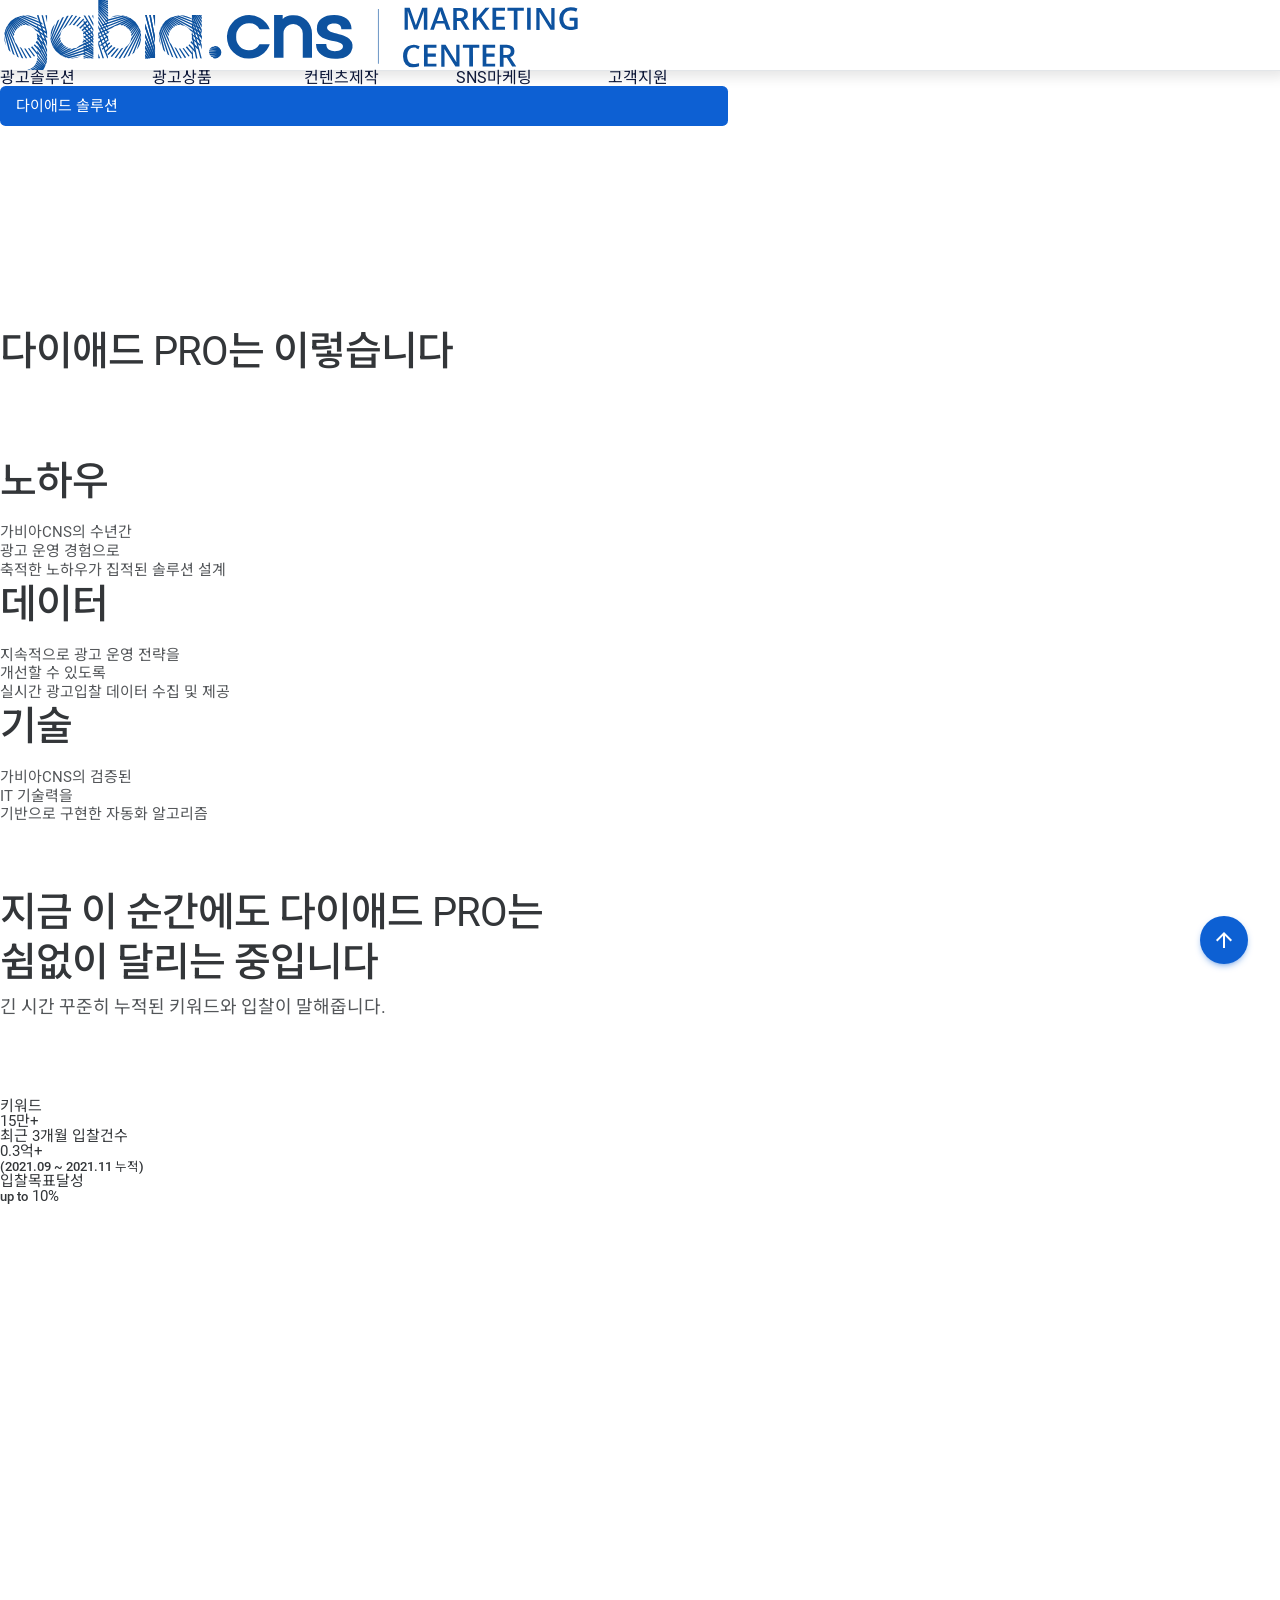
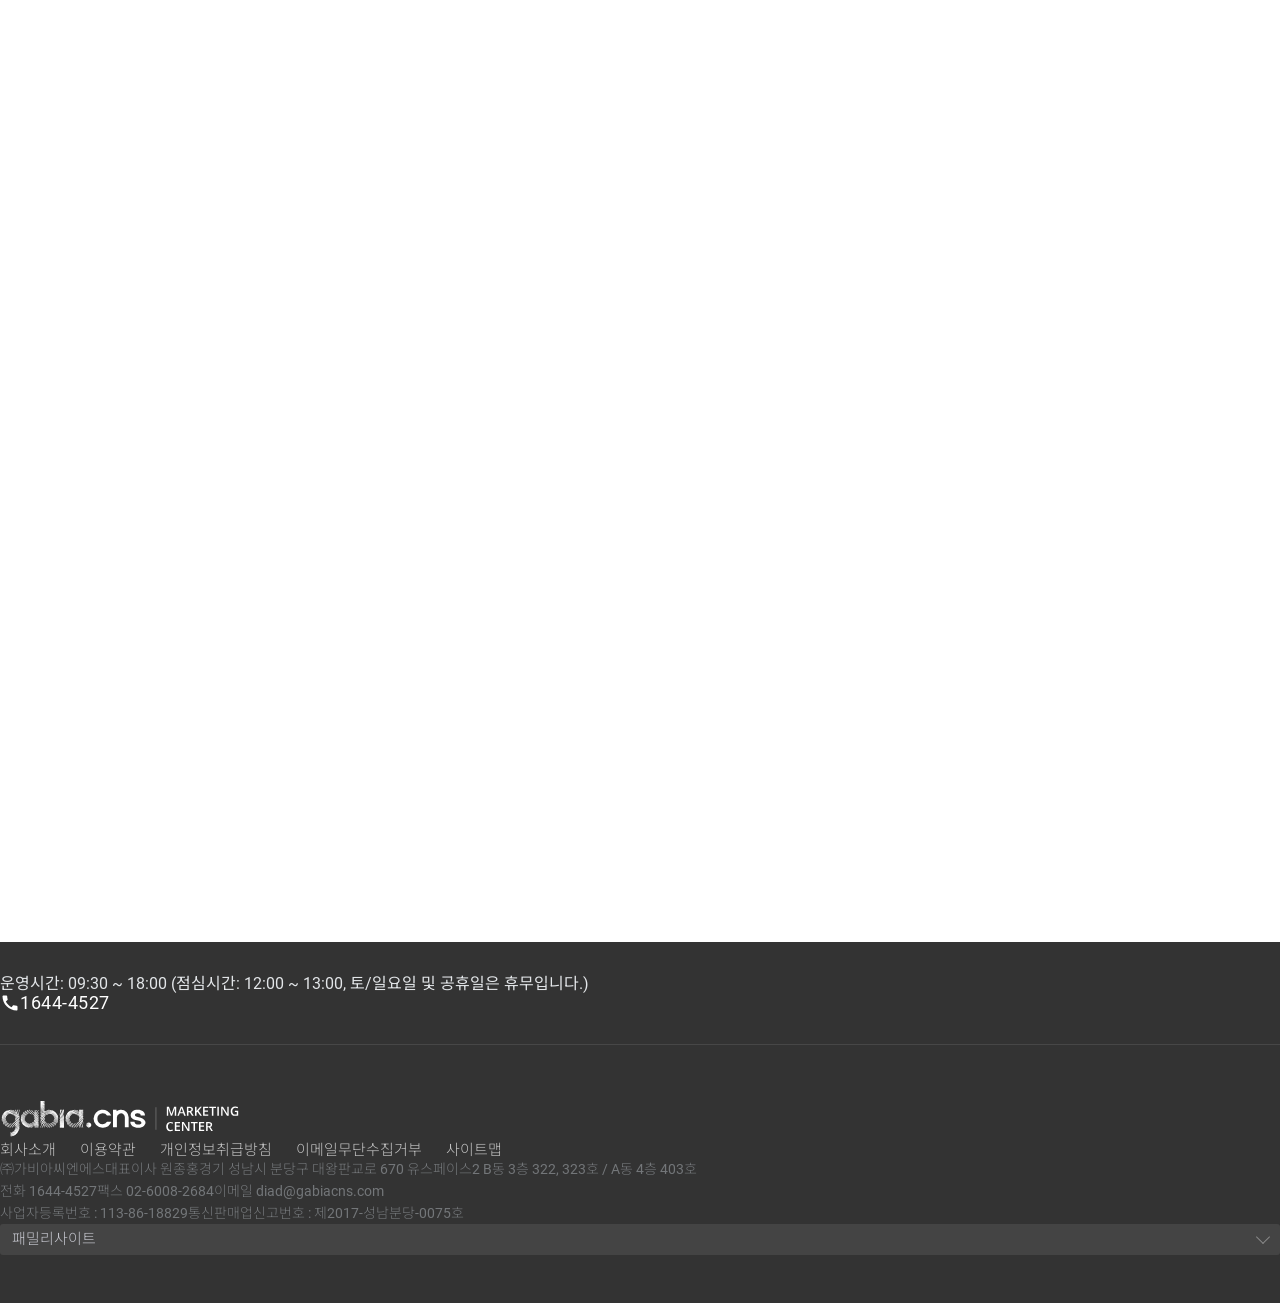
<file: solutions/index.html>
<!DOCTYPE html>
<html lang="en">

<head>
  <meta charset="UTF-8">
  <meta http-equiv="X-UA-Compatible" content="IE=edge">
  <meta name="viewport" content="width=device-width, initial-scale=1.0, maximum-scale=1.0, user-scalable=no" />
  <title>Document</title>
  <link rel="stylesheet" type="text/css" href="/assets/css/main.css">
  <script src="/assets/js/main.js"></script>

  <link
    href="https://fonts.googleapis.com/css2?family=Ibarra+Real+Nova&family=Montserrat&family=Noto+Sans+KR:wght@300;400;500;700&family=Teko&display=swap"
    rel="stylesheet">

  <link rel="stylesheet" href="https://unpkg.com/swiper/swiper-bundle.min.css" />
  <script src="https://unpkg.com/swiper/swiper-bundle.min.js"></script>
</head>

<body>
  <div class="container">
    <header class="main-header">
      <section>
        <div class="gnb">
          <a href="">로그인</a>
          <a href="">회원가입</a>
          <a href="">광고문의</a>
          <a href="tel:1644-4527" class="ico-phone">1644-4527</a>
        </div>
      </section>
      <section>
        <div class="main-wrapper">
          <a href="/index.html" class="logo"></a>
          <ul class="lnb">
            <li>
              <a href="/solutions">광고솔루션</a>
            </li>
            <li>
              <a href="">광고상품</a>
            </li>
            <li>
              <a href="">컨텐츠제작</a>
            </li>
            <li>
              <a href="">SNS마케팅</a>
            </li>
            <li>
              <a href="">고객지원</a>
            </li>
          </ul>
          <a href="" class="btn-main">다이애드 솔루션</a>
        </div>
        <div class="subs">
          <ul class="main-wrapper">
            <li>
              <h5>다이애드PRO</h5>
              <a href="">서비스소개</a>
              <a href="">서비스기능</a>
              <a href="">서비스요금</a>
              <h5>다이애드WAVE</h5>
              <a href="">서비스소개</a>
              <a href="">서비스기능</a>
              <a href="">서비스요금</a>
              <h5>다이애드TREND</h5>
              <a href="">서비스소개</a>
              <a href="">서비스기능</a>
              <a href="">서비스요금</a>
            </li>
            <li>
              <a href="">오픈마켓광고</a>
              <a href="">포탈광고</a>
              <a href="">모바일광고</a>
              <a href="">네트워크광고</a>
              <a href="">구글광고</a>
            </li>
            <li>
              <a href="">상세페이지 + 영상</a>
            </li>
            <li>
              <h5>SNS마케팅</h5>
              <a href="">블로그</a>
              <a href="">페이스북</a>
              <a href="">인스타그램</a>
              <a href="">언론홍보</a>
              <a href="">지식인</a>
              <a href="">바이럴</a>
              <a href="">핫리뷰</a>
            </li>
            <li>
              <a href="">공지사항</a>
              <a href="">FAQ</a>
              <a href="">매뉴얼</a>
            </li>
          </ul>
        </div>
      </section>
    </header>
    <main>
      

<div class="content content-solutions">
  <section class="section-main dark">
    <div class="main-wrapper">
      <h1>다이애드 PRO</h1>
      <p>
        <span>언제 어디서나. 누구나 쉽게.</span>
        <span>지금까지와 다른 광고 자동입찰 솔루션을 만나보세요.</span>
        <span>최상의 파트너이자, 최고의 경쟁력이 되어드립니다.</span>
      </p>
      <div class="buttons">
        @if (Request.IsAuthenticated)
        {
        <button type="button">가입하기</button>
        <button onclick="window.open('@Url.Action(" ServiceLogin","Account")','_blank')" type="button">다이애드 PRO</button>
        }
        else
        {
        <button onclick="window.open('@Url.Action(" CertificationBusiness","Account")','_blank')"
          type="button">가입하기</button>
        <button onclick="window.open('@Url.Action(" DiadLogin","Account", new { returnUrl="/Account/ServiceLogin"
          })','_blank')" type="button">다이애드 PRO</button>
        }
      </div>
    </div>
  </section>
  <section class="section-function">
    <div class="main-wrapper">
      <div class="section-title">
        <h3>다이애드 PRO는 이렇습니다</h3>
      </div>
      <ul>
        <li>
          <i class="ico-light"></i>
          <h3>노하우</h3>
          <p>
            <span>가비아CNS의 수년간</span>
            <span>광고 운영 경험으로</span>
            <span>축적한 노하우가 집적된 솔루션 설계</span>
          </p>
        </li>
        <li>
          <i class="ico-file"></i>
          <h3>데이터</h3>
          <p>
            <span>지속적으로 광고 운영 전략을</span>
            <span>개선할 수 있도록</span>
            <span>실시간 광고입찰 데이터 수집 및 제공</span>
          </p>
        </li>
        <li>
          <i class="ico-global"></i>
          <h3>기술</h3>
          <p>
            <span>가비아CNS의 검증된</span>
            <span>IT 기술력을</span>
            <span>기반으로 구현한 자동화 알고리즘</span>
          </p>
        </li>
      </ul>
    </div>
  </section>
  <section class="section-count">
    <div class="main-wrapper">
      <div class="section-title">
        <h3>
          <span>지금 이 순간에도 다이애드 PRO는</span>
          <span>쉼없이 달리는 중입니다</span>
        </h3>
        <p>긴 시간 꾸준히 누적된 키워드와 입찰이 말해줍니다.</p>
      </div>
      <ul>
        <li>
          <div class="title">키워드</div>
          <div class="count">
            <span class="js-keyword">150</span>만+
          </div>
        </li>
        <li>
          <div class="title">최근 3개월 입찰건수</div>
          <div class="count">
            <span class="js-total">4.6</span>억+
          </div>
          <small>(2021.09 ~ 2021.11 누적)</small>
        </li>
        <li>
          <div class="title">입찰목표달성</div>
          <div class="count">
            <small>up to</small>
            <span class="js-percent">100</span>%
          </div>
        </li>
      </ul>
    </div>
  </section>
  <section class="section-chart">
    <div class="section-title">
      <h3>다이애드 PRO는 지속적인 성장을 이어가고 있습니다</h3>
      <p>해를 거듭할수록 점점 더 많은 업체들이 PRO와 함께하고 있습니다.</p>
    </div>
    <div class="main-wrapper">
      <figure>
        <img src="/assets/images/solutions/content_chart.png" />
        <figcaption>다이애드 PRO 회원수 증가 추이</figcaption>
      </figure>
      <ul>
        <li>
          <div class="title">유료회원전환율</div>
          <div class="count">51.06%</div>
        </li>
        <li>
          <div class="title">평균 서비스 유지기간</div>
          <div class="count">약 1.7년</div>
        </li>
      </ul>
    </div>
  </section>
  <section class="section-brand horizontal">
    <div class="main-wrapper">
      <div class="image">
        <img src="/assets/images/solutions/content_brand.png" />
      </div>
      <div class="texts">
        <h3>
          <span>PRO는 다양한 광고매체의</span>
          <span>자동입찰이 가능합니다</span>
        </h3>
        <p>
          <span>네이버, 11번가, 이베이, 구글</span>
          <span>주요 광고 매체들은 모두 PRO에 있습니다.</span>
        </p>
        <p>
          <span>다이애드 PRO는 다양한 광고매체들의 자동입찰을 제공하여,</span>
          <span>나에게 딱 맞는 광고 매체를 선택하여 이용할 수 있도록</span>
          <span>선택의 폭을 넓혀드립니다.</span>
        </p>
      </div>
    </div>
  </section>
  <section class="section-task">
    <div class="main-wrapper">
      <div class="section-title">
        <h3>
          <span>반복되는 입찰 업무,</span>
          <span>PRO는 줄여드립니다</span>
        </h3>
        <p>
          <span>바쁜 일상 속 입찰가를 올리고, 입찰가를 내리는 반복 업무는 이제 그만해도 됩니다.</span>
          <span>다이애드 PRO는 입찰가를 조정하는 반복 업무를 자동화하여 업무 속도와 정확도를</span>
          <span>높여 업무 효율을 높임으로써 스마트한 업무환경 구현을 가능하게 합니다.</span>
        </p>
      </div>
      <div class="image">
        <img src="/assets/images/solutions/bg_work.png" />
      </div>
    </div>
  </section>
  <section class="section-computer dark">
    <div class="main-wrapper">
      <div class="texts">
        <h3>
          <span>PRO는 컴퓨터가 종료되어도</span>
          <span>입찰을 종료하지 않습니다</span>
        </h3>
        <p>
          <span>자동입찰을 위해 컴퓨터를 켜 두지 않아도 됩니다.</span>
          <span>다이애드 PRO는 서버형으로 24시간 중단없이 입찰이 실행됩니다.</span>
        </p>
        <p>
          <span>또, 다이애드 PRO는 웹 기반으로 서비스를 제공하여</span>
          <span>별도의 프로그램 설치 과정 없이도 실행됩니다.</span>
          <span>언제 어디서든 입찰정보를 수정하거나 확인할 수 있습니다.</span>
        </p>
      </div>
    </div>
  </section>
  <section class="section-calendar horizontal">
    <div class="main-wrapper">
      <div class="texts">
        <h3>
          <span>PRO는</span>
          <span>‘피크타임에만 높게’ 가능합니다</span>
        </h3>
        <p>
          <span>구매가 잘 이루어지는 시간에는 노출 순위를 높게,</span>
          <span>효율이 낮은 시간에는 광고를 종료하거나 노출 순위를 낮게.</span>
          <span>광고 운영, 선택과 집중을 하고 싶으신가요?</span>
        </p>
        <p>
          <span>다이애드 PRO는 시간/요일별 입찰 설정이 가능하여</span>
          <span>피크타임에만 집중하실 수 있는 입찰환경을 제공합니다.</span>
        </p>
      </div>
      <div class="image">
        <img src="/assets/images/solutions/content_calendar.png" />
      </div>
    </div>
  </section>
  <section class="section-detail horizontal reverse">
    <div class="main-wrapper">
      <div class="texts">
        <h3>
          <span>PRO는</span>
          <span>디테일이 가능합니다</span>
        </h3>
        <p>
          <span>사용자는 각 광고매체 환경에 맞는 세부적인 항목들을</span>
          <span>자신의 입찰전략에 맞게 설정할 수 있습니다.</span>
        </p>
        <p>
          <span>다이애드 PRO는 고객 니즈에 맞는 디테일한 입찰설정이</span>
          <span>가능하여 최적화된 맞춤형 입찰 서비스를 제공하는</span>
          <span>나만의 마케터입니다.</span>
        </p>
      </div>
      <div class="image">
        <img src="/assets/images/solutions/content_detail.png" />
      </div>
    </div>
  </section>
  <section class="section-kakaotalk horizontal">
    <div class="main-wrapper">
      <div class="texts">
        <h3>
          <span>PRO는</span>
          <span>내 입찰내역을 알려드립니다</span>
        </h3>
        <p>
          <span>어떠한 입찰상황도 놓치지 않기 위해</span>
          <span>매 순간 입찰을 모니터링하지 않아도 됩니다.</span>
        </p>
        <p>
          <span>다이애드 PRO는 입찰정보 알림을 보내드립니다.</span>
          <span>메일과 카카오 알림톡, 원하는 매체를 선택하세요</span>
          <span>광고 상태 변화에 신속한 대응과 효율적인 관리가 가능합니다</span>
        </p>
      </div>
      <div class="image">
        <img src="/assets/images/solutions/content_kakaotalk.png" />
      </div>
    </div>
  </section>
  <section class="section-advertiser dark horizontal reverse">
    <div class="main-wrapper">
      <div class="texts">
        <h3>
          <span>광고주라면</span>
          <span>PRO는 무료 제공입니다</span>
        </h3>
        <p>
          <span>가비아CNS의 광고주라면 캠페인 전략 수립부터 입찰, 효과분석까지 한번에.</span>
          <span>광고의 시작과 관리를 함께 해드립니다.</span>
        </p>
        <p>
          <span>자동입찰 솔루션 다이애드 PRO와 광고 전문가의</span>
          <span>시너지 효과로 광고주님의 광고 성과를 향상시켜드립니다.</span>
          <span>가비아CNS의 광고 통합관리 시스템을 만나보세요.</span>
        </p>
        <div class="caution">
          <p>※ 일부광고 매체는 무료지급에서 제외될 수 있으니, 상담 시 꼭 확인하시기 바랍니다.</p>
          <p>※ 솔루션 단독 사용을 원하시는 경우 서비스 결제 후 사용 가능합니다.</p>
        </div>
      </div>
    </div>
  </section>
  <section class="section-process">
    <div class="main-wrapper">
      <div class="section-title">
        <h3>다이애드 PRO 무료 이용 방법</h3>
      </div>
      <ul>
        <li>
          <i></i>
          <h5>회원가입</h5>
          <p>
            <span>가비아CNS 마케팅센터에 가입합니다.</span>
            <span>(www.diad.co.kr)</span>
          </p>
        </li>
        <li>
          <i></i>
          <h5>무료체험</h5>
          <p>
            <span>가입 후 14일간</span>
            <span>무료로 체험합니다.</span>
          </p>
        </li>
        <li>
          <i></i>
          <h5>광고대행</h5>
          <p>
            <span>고객센터(1644-4527)를 통해</span>
            <span>광고대행을 의뢰합니다.</span>
          </p>
        </li>
        <li>
          <i></i>
          <h5>무료지급</h5>
          <p>
            <span>광고매니저를 통해</span>
            <span>광고컨설팅 및 다이애드 PRO 서비스를</span>
            <span>무료로 지급 받습니다.</span>
          </p>
        </li>
      </ul>
      <div class="buttons">
        @if (Request.IsAuthenticated)
        {
        <button type="button">가입하기</button>
        <button onclick="window.open('@Url.Action(" ServiceLogin","Account")','_blank')" type="button">다이애드 PRO</button>
        }
        else
        {
        <button onclick="window.open('@Url.Action(" CertificationBusiness","Account")','_blank')"
          type="button">가입하기</button>
        <button onclick="window.open('@Url.Action(" DiadLogin","Account", new { returnUrl="/Account/ServiceLogin"
          })','_blank')" type="button">다이애드 PRO</button>
        }
      </div>
      <div class="caution">
        <p class="text-blue">※ 구글 검색광고는 광고주 무료지급이 제공되지 않습니다.</p>
        <p>
          <span>※ 이용하고자 하는 사이트의 광고대행이 완료되어야 서비스가 무료로 지급됩니다.</span>
          <span>예) 2개 사이트를 무료이용 하고자 할 경우: 2개 사이트 모두 광고대행이 완료 되어야함</span>
        </p>
        <p>
          <span>※ 복수 계정 복수사업자의 경우 모든 계정이 광고대행이 완료되어야 무료로 지급됩니다.</span>
          <span>예) 1개 사이트에 계정이 2개일 경우 : 2개 계정 모두 광고대행이 완료 되어야함</span>
        </p>
      </div>
    </div>
  </section>
</div>
<script>
  document.addEventListener("DOMContentLoaded", () => {
	const content = document.querySelector(".content");
	if (content) {

		const io = new IntersectionObserver(entries => {
			entries.forEach(entry => {
				if (entry.intersectionRatio > 0) {
					entry.target.classList.add("is-active")

					if (entry.target.classList.contains("section-detail")) {
						entry.target.style.backgroundColor = "#f5f6fa"
					}

					if (entry.target.classList.contains("section-brand")) {
						entry.target.style.backgroundColor = "#e4f2ff"
					}

					if (entry.target.classList.contains("section-count")) {
						const count1 = entry.target.querySelector(".js-keyword")
						const count2 = entry.target.querySelector(".js-total")
						const count3 = entry.target.querySelector(".js-percent")
						let number1 = number2 = number3 = 0

						setTimeout(() => {

							const showCount = setInterval(() => {
								number1 += 3;
								count1.innerHTML = new Intl.NumberFormat().format(number1)
								if (number1 === 150) {
									clearInterval(showCount)
									return false
								}
							}, 50)

							const showCount2 = setInterval(() => {
								number2 += 0.1;
								count2.innerHTML = new Intl.NumberFormat().format(number2)
								if (number2 === 4.6) {
									clearInterval(showCount2)
									return
								}
							}, 55)

							const showCount3 = setInterval(() => {

								number3 += 2;
								count3.innerHTML = new Intl.NumberFormat().format(number3)
								if (number3 === 100) {
									clearInterval(showCount3)
									return
								}
							}, 50)

						}, 50)
					}
				} else {
					entry.target.classList.remove("is-active")
				}
			})
		})

		const sections = document.querySelectorAll(".content section");
		sections.forEach(section => {
			io.observe(section)
		})
	}
})
</script>

      <footer class="main-footer">
        <section class="contact">
          <div class="main-wrapper">
            <p>운영시간: 09:30 ~ 18:00 (점심시간: 12:00 ~ 13:00, 토/일요일 및 공휴일은 휴무입니다.)</p>
            <a href="tel:1644-4527" class="ico-phone">1644-4527</a>
          </div>
        </section>
        <section class="sitemap">
          <div class="main-wrapper">
            <div>
              <div class="logo"></div>
              <div class="menus">
                <a href="">회사소개</a>
                <a href="">이용약관</a>
                <a href="">개인정보취급방침</a>
                <a href="">이메일무단수집거부</a>
                <a href="">사이트맵</a>
              </div>
              <ul>
                <li>㈜가비아씨엔에스대표이사 원종홍경기 성남시 분당구 대왕판교로 670 유스페이스2 B동 3층 322, 323호 / A동 4층 403호</li>
                <li>전화 1644-4527팩스 02-6008-2684이메일 diad@gabiacns.com</li>
                <li>사업자등록번호 : 113-86-18829통신판매업신고번호 : 제2017-성남분당-0075호</li>
              </ul>
            </div>
            <div class="dropdown">
              <div class="title">패밀리사이트</div>
              <div class="links">
                <a href="">가비아CNS</a>
                <a href="">이셀러스</a>
                <a href="">마젠토코리아</a>
                <a href="">퍼스트몰</a>
              </div>
            </div>
          </div>
        </section>
      </footer>
    </main>
  </div>
</body>

</html>
</file>
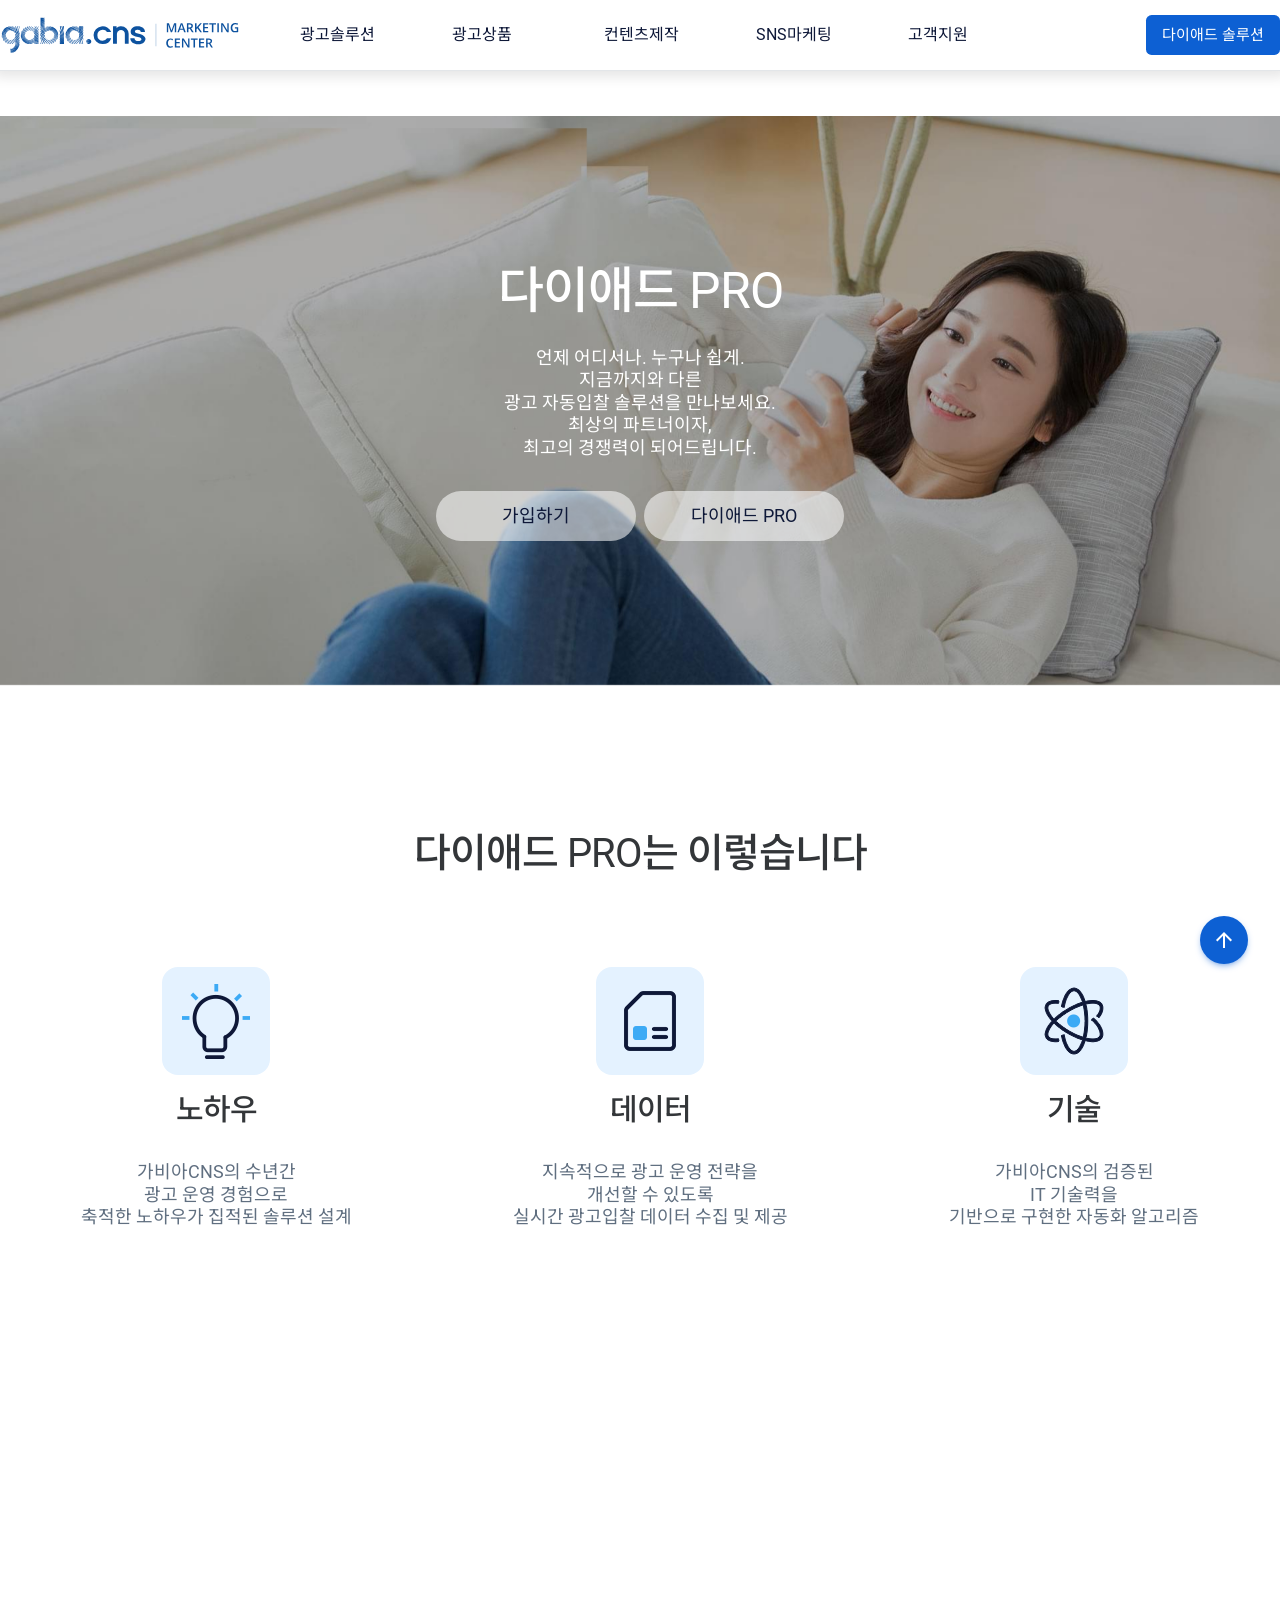
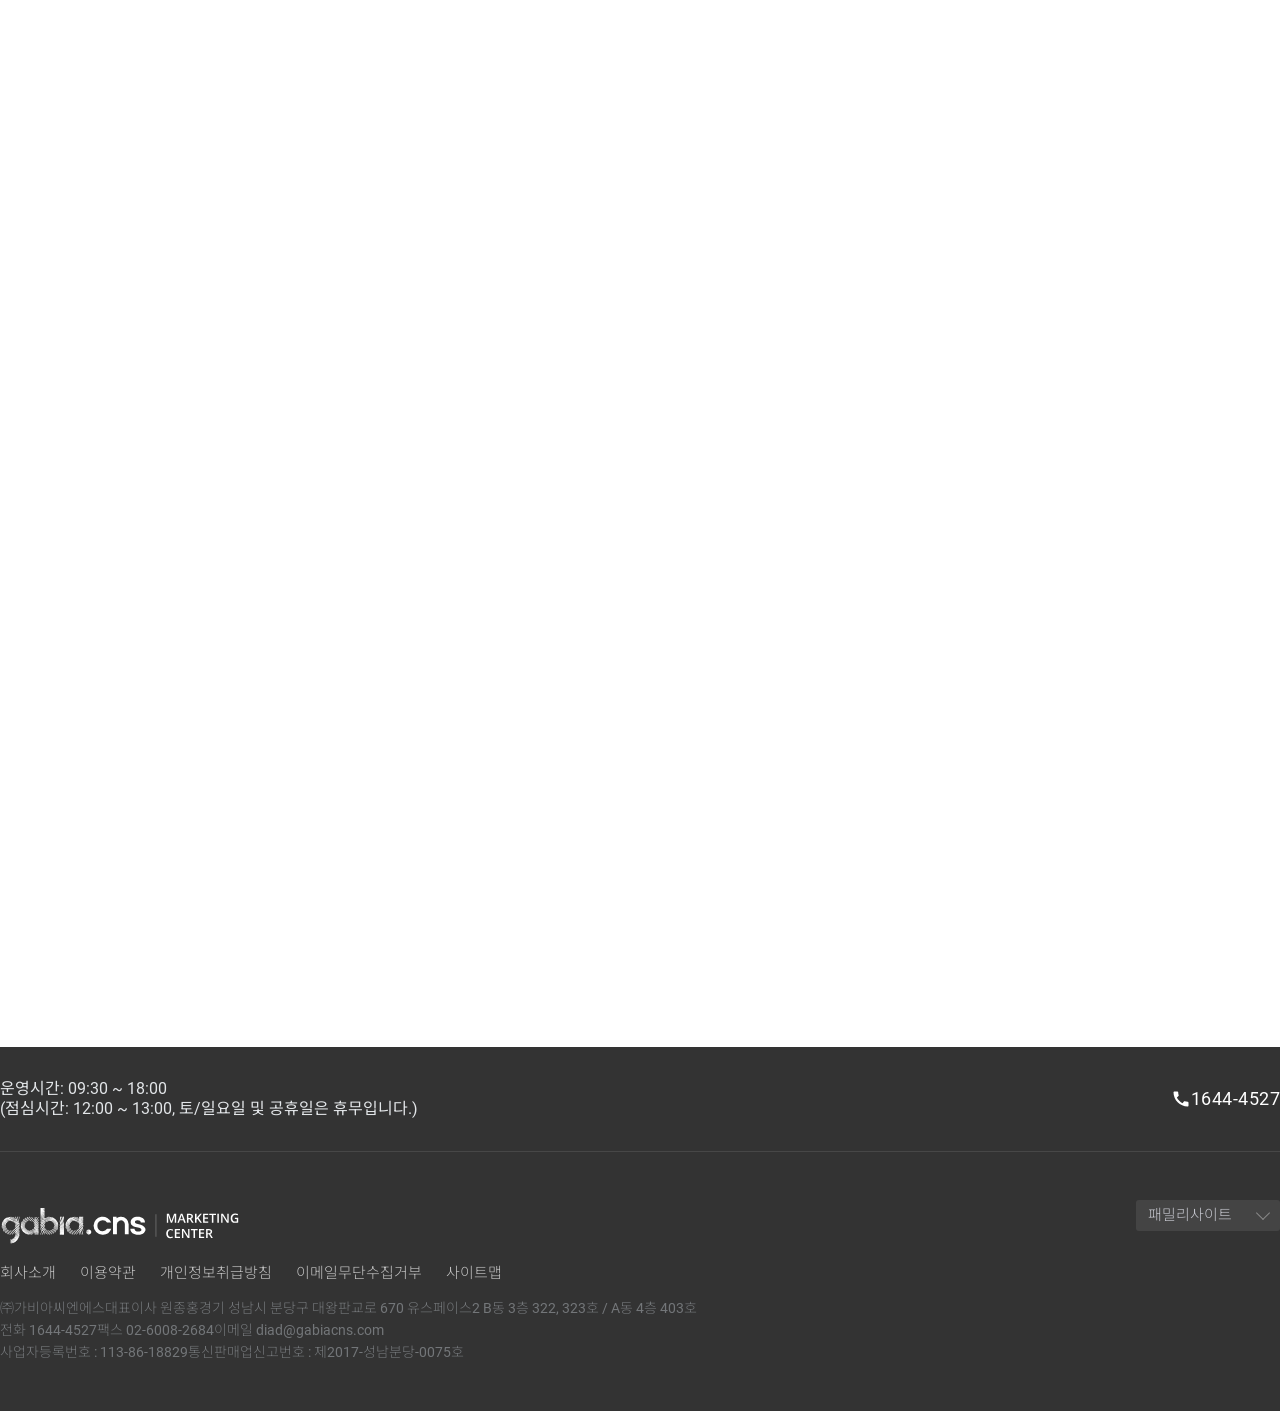
<file: solution_pro.html>
<!DOCTYPE html>
<html lang="en">

<head>
  <meta charset="UTF-8">
  <meta http-equiv="X-UA-Compatible" content="IE=edge">
  <meta name="viewport" content="width=device-width, initial-scale=1.0, maximum-scale=1.0, user-scalable=no" />
  <title>다이애드:: 가비아CNS 마케팅센터</title>
  <link rel="stylesheet" type="text/css" href="./assets/css/main.css">
  <script src="./assets/js/main.js"></script>

  <link
    href="https://fonts.googleapis.com/css2?family=Ibarra+Real+Nova&family=Montserrat&family=Noto+Sans+KR:wght@300;400;500;700&family=Teko&display=swap"
    rel="stylesheet">

  <link rel="stylesheet" href="https://unpkg.com/swiper/swiper-bundle.min.css" />
  <script src="https://unpkg.com/swiper/swiper-bundle.min.js"></script>
</head>

<body>
  <div class="container">
    <header class="main-header">
      <section>
        <div class="gnb">
          <a href="">로그인</a>
          <a href="">회원가입</a>
          <a href="">광고문의</a>
          <a href="tel:1644-4527" class="ico-phone">1644-4527</a>
        </div>
      </section>
      <section>
        <div class="wrapper">
          <a href="index.html" class="logo"></a>
          <ul class="lnb">
            <li>
              <a href="solution_pro.html">광고솔루션</a>
            </li>
            <li>
              <a href="">광고상품</a>
            </li>
            <li>
              <a href="">컨텐츠제작</a>
            </li>
            <li>
              <a href="">SNS마케팅</a>
            </li>
            <li>
              <a href="">고객지원</a>
            </li>
          </ul>
          <a href="" class="btn-main">다이애드 솔루션</a>
          <div class="hamburg-menu">
            <svg viewBox="0 0 100 100" width="80">
              <path
                d="m 30,33 h 40 c 0,0 9.044436,-0.654587 9.044436,-8.508902 0,-7.854315 -8.024349,-11.958003 -14.89975,-10.85914 -6.875401,1.098863 -13.637059,4.171617 -13.637059,16.368042 v 40"
              />
              <path d="m 30,50 h 40" />
              <path
                d="m 30,67 h 40 c 12.796276,0 15.357889,-11.717785 15.357889,-26.851538 0,-15.133752 -4.786586,-27.274118 -16.667516,-27.274118 -11.88093,0 -18.499247,6.994427 -18.435284,17.125656 l 0.252538,40"
              />
            </svg>
          </div>
        </div>
        <div class="subs">
          <ul class="wrapper">
            <li data-title="광고솔루션">
              <h5>다이애드PRO</h5>
              <a href="solution_pro.html">서비스소개</a>
              <a href="solution_pro_details.html">서비스기능</a>
              <a href="solution_pro_pricing.html">서비스요금</a>
              <h5>다이애드WAVE</h5>
              <a href="solution_wave.html">서비스소개</a>
              <a href="solution_wave_details.html">서비스기능</a>
              <a href="solution_wave_pricing.html">서비스요금</a>
              <h5>다이애드TREND</h5>
              <a href="solution_trend.html">서비스소개</a>
              <a href="solution_trend_details.html">서비스기능</a>
              <a href="solution_trend_pricing.html">서비스요금</a>
            </li>
            <li data-title="광고상품">
              <a href="">오픈마켓광고</a>
              <a href="">포탈광고</a>
              <a href="">모바일광고</a>
              <a href="">네트워크광고</a>
              <a href="">구글광고</a>
            </li>
            <li data-title="컨텐츠제작">
              <a href="">상세페이지 + 영상</a>
            </li>
            <li data-title="SNS마케팅">
              <h5>SNS마케팅</h5>
              <a href="">블로그</a>
              <a href="">페이스북</a>
              <a href="">인스타그램</a>
              <a href="">언론홍보</a>
              <a href="">지식인</a>
              <a href="">바이럴</a>
              <a href="">핫리뷰</a>
            </li>
            <li data-title="고객지원">
              <a href="">공지사항</a>
              <a href="">FAQ</a>
              <a href="">매뉴얼</a>
            </li>
          </ul>
        </div>
      </section>
    </header>
    <main>
      

<div class="content content-solution pro">
  <section class="section-main dark">
    <div class="wrapper">
      <h1>다이애드 PRO</h1>
      <p>언제 어디서나. 누구나 쉽게.</p>
      <p>
        <span>지금까지와 다른</span>
        <span>광고 자동입찰 솔루션을 만나보세요.</span>
      </p>
      <p>
        <span>최상의 파트너이자,</span>
        <span>최고의 경쟁력이 되어드립니다.</span>
      </p>
      <div class="buttons">
        <button onclick="" type="button">가입하기</button>
        <button onclick="" type="button">다이애드 PRO</button>
      </div>
    </div>
  </section>
  <section class="section-function">
    <div class="wrapper">
      <div class="section-title">
        <h3>다이애드 PRO는 이렇습니다</h3>
      </div>
      <ul>
        <li>
          <i class="ico-light"></i>
          <h3>노하우</h3>
          <p>
            <span>가비아CNS의 수년간</span>
            <span>광고 운영 경험으로</span>
            <span>축적한 노하우가 집적된 솔루션 설계</span>
          </p>
        </li>
        <li>
          <i class="ico-file"></i>
          <h3>데이터</h3>
          <p>
            <span>지속적으로 광고 운영 전략을</span>
            <span>개선할 수 있도록</span>
            <span>실시간 광고입찰 데이터 수집 및 제공</span>
          </p>
        </li>
        <li>
          <i class="ico-global"></i>
          <h3>기술</h3>
          <p>
            <span>가비아CNS의 검증된</span>
            <span>IT 기술력을</span>
            <span>기반으로 구현한 자동화 알고리즘</span>
          </p>
        </li>
      </ul>
    </div>
  </section>
  <section class="section-count">
    <div class="wrapper">
      <div class="section-title">
        <h3>
          <span>지금 이 순간에도 다이애드 PRO는</span>
          <span>쉼없이 달리는 중입니다</span>
        </h3>
        <p>긴 시간 꾸준히 누적된 키워드와 입찰이 말해줍니다.</p>
      </div>
      <ul>
        <li>
          <div class="title">키워드</div>
          <div class="count">
            <span class="js-keyword">150</span>만+
          </div>
        </li>
        <li>
          <div class="title">최근 3개월 입찰건수</div>
          <div class="count">
            <span class="js-total">4.6</span>억+
          </div>
          <small>(2021.09 ~ 2021.11 누적)</small>
        </li>
        <li>
          <div class="title">입찰목표달성</div>
          <div class="count">
            <small>up to</small>
            <span class="js-percent">100</span>%
          </div>
        </li>
      </ul>
    </div>
  </section>
  <section class="section-chart">
    <div class="section-title">
      <h3>
        <span>다이애드 PRO는 지속적인</span>
        <span>성장을 이어가고 있습니다</span>
      </h3>
      <p>
        <span>해를 거듭할수록 점점 더 많은</span>
        <span>업체들이 PRO와 함께하고 있습니다.</span>
      </p>
    </div>
    <div class="wrapper">
      <figure>
        <img src="./assets/images/solutions/content_chart.png" />
        <figcaption>다이애드 PRO 회원수 증가 추이</figcaption>
      </figure>
      <ul>
        <li>
          <div class="title">유료회원전환율</div>
          <div class="count">51.06%</div>
        </li>
        <li>
          <div class="title">평균 서비스 유지기간</div>
          <div class="count">약 1.7년</div>
        </li>
      </ul>
    </div>
  </section>
  <section class="section-brand horizontal reverse">
    <div class="wrapper">
      <div class="texts">
        <h3>
          <span>PRO는 다양한 광고매체의</span>
          <span>자동입찰이 가능합니다</span>
        </h3>
        <p>
          <span>네이버, 11번가, 이베이, 구글</span>
          <span>주요 광고 매체들은 모두 PRO에 있습니다.</span>
        </p>
        <p>
          <span>다이애드 PRO는 다양한 광고매체들의 자동입찰을 제공하여,</span>
          <span>나에게 딱 맞는 광고 매체를 선택하여 이용할 수 있도록</span>
          <span>선택의 폭을 넓혀드립니다.</span>
        </p>
      </div>
      <div class="image">
        <img src="./assets/images/solutions/content_brand.png" />
      </div>
    </div>
  </section>
  <section class="section-task">
    <div class="wrapper">
      <div class="section-title">
        <h3>
          <span>반복되는 입찰 업무,</span>
          <span>PRO는 줄여드립니다</span>
        </h3>
        <p>
          <span>바쁜 일상 속 입찰가를 올리고, 입찰가를 내리는 반복 업무는 이제 그만해도 됩니다.</span>
          <span>다이애드 PRO는 입찰가를 조정하는 반복 업무를 자동화하여 업무 속도와 정확도를</span>
          <span>높여 업무 효율을 높임으로써 스마트한 업무환경 구현을 가능하게 합니다.</span>
        </p>
      </div>
      <div class="image">
        <img src="./assets/images/solutions/bg_work.png" />
      </div>
    </div>
  </section>
  <section class="section-computer dark">
    <div class="wrapper">
      <div class="texts">
        <h3>
          <span>PRO는 컴퓨터가 종료되어도</span>
          <span>입찰을 종료하지 않습니다</span>
        </h3>
        <p>
          <span>자동입찰을 위해 컴퓨터를 켜 두지 않아도 됩니다.</span>
          <span>다이애드 PRO는 서버형으로 24시간 중단없이 입찰이 실행됩니다.</span>
        </p>
        <p>
          <span>또, 다이애드 PRO는 웹 기반으로 서비스를 제공하여</span>
          <span>별도의 프로그램 설치 과정 없이도 실행됩니다.</span>
          <span>언제 어디서든 입찰정보를 수정하거나 확인할 수 있습니다.</span>
        </p>
      </div>
    </div>
  </section>
  <section class="section-calendar horizontal">
    <div class="wrapper">
      <div class="texts">
        <h3>
          <span>PRO는</span>
          <span>‘피크타임에만 높게’ 가능합니다</span>
        </h3>
        <p>
          <span>구매가 잘 이루어지는 시간에는 노출 순위를 높게,</span>
          <span>효율이 낮은 시간에는 광고를 종료하거나 노출 순위를 낮게.</span>
          <span>광고 운영, 선택과 집중을 하고 싶으신가요?</span>
        </p>
        <p>
          <span>다이애드 PRO는 시간/요일별 입찰 설정이 가능하여</span>
          <span>피크타임에만 집중하실 수 있는 입찰환경을 제공합니다.</span>
        </p>
      </div>
      <div class="image">
        <img src="./assets/images/solutions/content_calendar.png" />
      </div>
    </div>
  </section>
  <section class="section-detail horizontal reverse">
    <div class="wrapper">
      <div class="texts">
        <h3>
          <span>PRO는</span>
          <span>디테일이 가능합니다</span>
        </h3>
        <p>
          <span>사용자는 각 광고매체 환경에 맞는 세부적인 항목들을</span>
          <span>자신의 입찰전략에 맞게 설정할 수 있습니다.</span>
        </p>
        <p>
          <span>다이애드 PRO는 고객 니즈에 맞는 디테일한 입찰설정이</span>
          <span>가능하여 최적화된 맞춤형 입찰 서비스를 제공하는</span>
          <span>나만의 마케터입니다.</span>
        </p>
      </div>
      <div class="image">
        <img src="./assets/images/solutions/content_detail.png" />
      </div>
    </div>
  </section>
  <section class="section-kakaotalk horizontal">
    <div class="wrapper">
      <div class="texts">
        <h3>
          <span>PRO는</span>
          <span>내 입찰내역을 알려드립니다</span>
        </h3>
        <p>
          <span>어떠한 입찰상황도 놓치지 않기 위해</span>
          <span>매 순간 입찰을 모니터링하지 않아도 됩니다.</span>
        </p>
        <p>
          <span>다이애드 PRO는 입찰정보 알림을 보내드립니다.</span>
          <span>메일과 카카오 알림톡, 원하는 매체를 선택하세요</span>
          <span>광고 상태 변화에 신속한 대응과 효율적인 관리가 가능합니다</span>
        </p>
      </div>
      <div class="image">
        <img src="./assets/images/solutions/content_kakaotalk.png" />
      </div>
    </div>
  </section>
  <section class="section-advertiser dark horizontal">
    <div class="wrapper">
      <div class="texts">
        <h3>
          <span>광고주라면</span>
          <span>PRO는 무료 제공입니다</span>
        </h3>
        <p>
          <span>가비아CNS의 광고주라면 캠페인 전략 수립부터 입찰, 효과분석까지 한번에.</span>
          <span>광고의 시작과 관리를 함께 해드립니다.</span>
        </p>
        <p>
          <span>자동입찰 솔루션 다이애드 PRO와 광고 전문가의</span>
          <span>시너지 효과로 광고주님의 광고 성과를 향상시켜드립니다.</span>
          <span>가비아CNS의 광고 통합관리 시스템을 만나보세요.</span>
        </p>
        <div class="caution">
          <p>※ 일부광고 매체는 무료지급에서 제외될 수 있으니, 상담 시 꼭 확인하시기 바랍니다.</p>
          <p>※ 솔루션 단독 사용을 원하시는 경우 서비스 결제 후 사용 가능합니다.</p>
        </div>
      </div>
    </div>
  </section>
  <section class="section-steps">
    <div class="wrapper">
      <div class="section-title">
        <h3>다이애드 PRO 무료 이용 방법</h3>
      </div>
      <ul class="process">
        <li>
          <i></i>
          <h5>회원가입</h5>
          <p>
            <span>가비아CNS 마케팅센터에 가입합니다.</span>
            <span>(www.diad.co.kr)</span>
          </p>
        </li>
        <li>
          <i></i>
          <h5>무료체험</h5>
          <p>
            <span>가입 후 14일간</span>
            <span>무료로 체험합니다.</span>
          </p>
        </li>
        <li>
          <i></i>
          <h5>광고대행</h5>
          <p>
            <span>고객센터(1644-4527)를 통해</span>
            <span>광고대행을 의뢰합니다.</span>
          </p>
        </li>
        <li>
          <i></i>
          <h5>무료지급</h5>
          <p>
            <span>광고매니저를 통해</span>
            <span>광고컨설팅 및 다이애드 PRO 서비스를</span>
            <span>무료로 지급 받습니다.</span>
          </p>
        </li>
      </ul>
      <div class="caution">
        <p class="text-blue">※ 구글 검색광고는 광고주 무료지급이 제공되지 않습니다.</p>
        <p>
          <span>※ 이용하고자 하는 사이트의 광고대행이 완료되어야 서비스가 무료로 지급됩니다.</span>
          <span>(예: 2개 사이트를 무료이용 하고자 할 경우: 2개 사이트 모두 광고대행이 완료 되어야함)</span>
        </p>
        <p>
          <span>※ 복수 계정 복수사업자의 경우 모든 계정이 광고대행이 완료되어야 무료로 지급됩니다.</span>
          <span>(예: 1개 사이트에 계정이 2개일 경우 : 2개 계정 모두 광고대행이 완료 되어야함)</span>
        </p>
      </div>
      <div class="buttons">
        <button type="button">가입하기</button>
        <button type="button">다이애드 PRO</button>
      </div>
    </div>
  </section>
</div>
<script>
  document.addEventListener("DOMContentLoaded", () => {
    const content = document.querySelector(".content");
    if (content) {

      const io = new IntersectionObserver(entries => {
        entries.forEach(entry => {
          if (entry.intersectionRatio > 0) {
            entry.target.classList.add("active")

            if (entry.target.classList.contains("section-detail")) {
              entry.target.style.backgroundColor = "#f5f6fa"
            }

            if (entry.target.classList.contains("section-brand")) {
              entry.target.style.backgroundColor = "#e4f2ff"
            }

            if (entry.target.classList.contains("section-count")) {
              const count1 = entry.target.querySelector(".js-keyword")
              const count2 = entry.target.querySelector(".js-total")
              const count3 = entry.target.querySelector(".js-percent")
              let number1 = number2 = number3 = 0

              setTimeout(() => {

                const showCount = setInterval(() => {
                  number1 += 3;
                  count1.innerHTML = new Intl.NumberFormat().format(number1)
                  if (number1 === 150) {
                    clearInterval(showCount)
                    return false
                  }
                }, 50)

                const showCount2 = setInterval(() => {
                  number2 += 0.1;
                  count2.innerHTML = new Intl.NumberFormat().format(number2)
                  if (number2 === 4.6) {
                    clearInterval(showCount2)
                    return
                  }
                }, 55)

                const showCount3 = setInterval(() => {

                  number3 += 2;
                  count3.innerHTML = new Intl.NumberFormat().format(number3)
                  if (number3 === 100) {
                    clearInterval(showCount3)
                    return
                  }
                }, 50)

              }, 50)
            }
          } else {
            entry.target.classList.remove("active")
          }
        })
      })

      const sections = document.querySelectorAll(".content section");
      sections.forEach(section => {
        io.observe(section)
      })
    }
  })
</script>

      <footer class="main-footer">
        <section class="contact">
          <div class="wrapper">
            <p>
              <span>운영시간: 09:30 ~ 18:00</span>
              <span>(점심시간: 12:00 ~ 13:00, 토/일요일 및 공휴일은 휴무입니다.)</span>
            </p>
            <a href="tel:1644-4527" class="ico-phone">1644-4527</a>
          </div>
        </section>
        <section class="sitemap">
          <div class="wrapper">
            <div>
              <div class="logo"></div>
              <div class="menus">
                <a href="">회사소개</a>
                <a href="">이용약관</a>
                <a href="">개인정보취급방침</a>
                <a href="">이메일무단수집거부</a>
                <a href="">사이트맵</a>
              </div>
              <ul>
                <li>㈜가비아씨엔에스대표이사 원종홍경기 성남시 분당구 대왕판교로 670 유스페이스2 B동 3층 322, 323호 / A동 4층 403호</li>
                <li>전화 1644-4527팩스 02-6008-2684이메일 diad@gabiacns.com</li>
                <li>사업자등록번호 : 113-86-18829통신판매업신고번호 : 제2017-성남분당-0075호</li>
              </ul>
            </div>
            <div class="dropdown">
              <div class="title">패밀리사이트</div>
              <div class="links">
                <a href="">가비아CNS</a>
                <a href="">이셀러스</a>
                <a href="">마젠토코리아</a>
                <a href="">퍼스트몰</a>
              </div>
            </div>
          </div>
        </section>
      </footer>
    </main>
  </div>
</body>

</html>
</file>
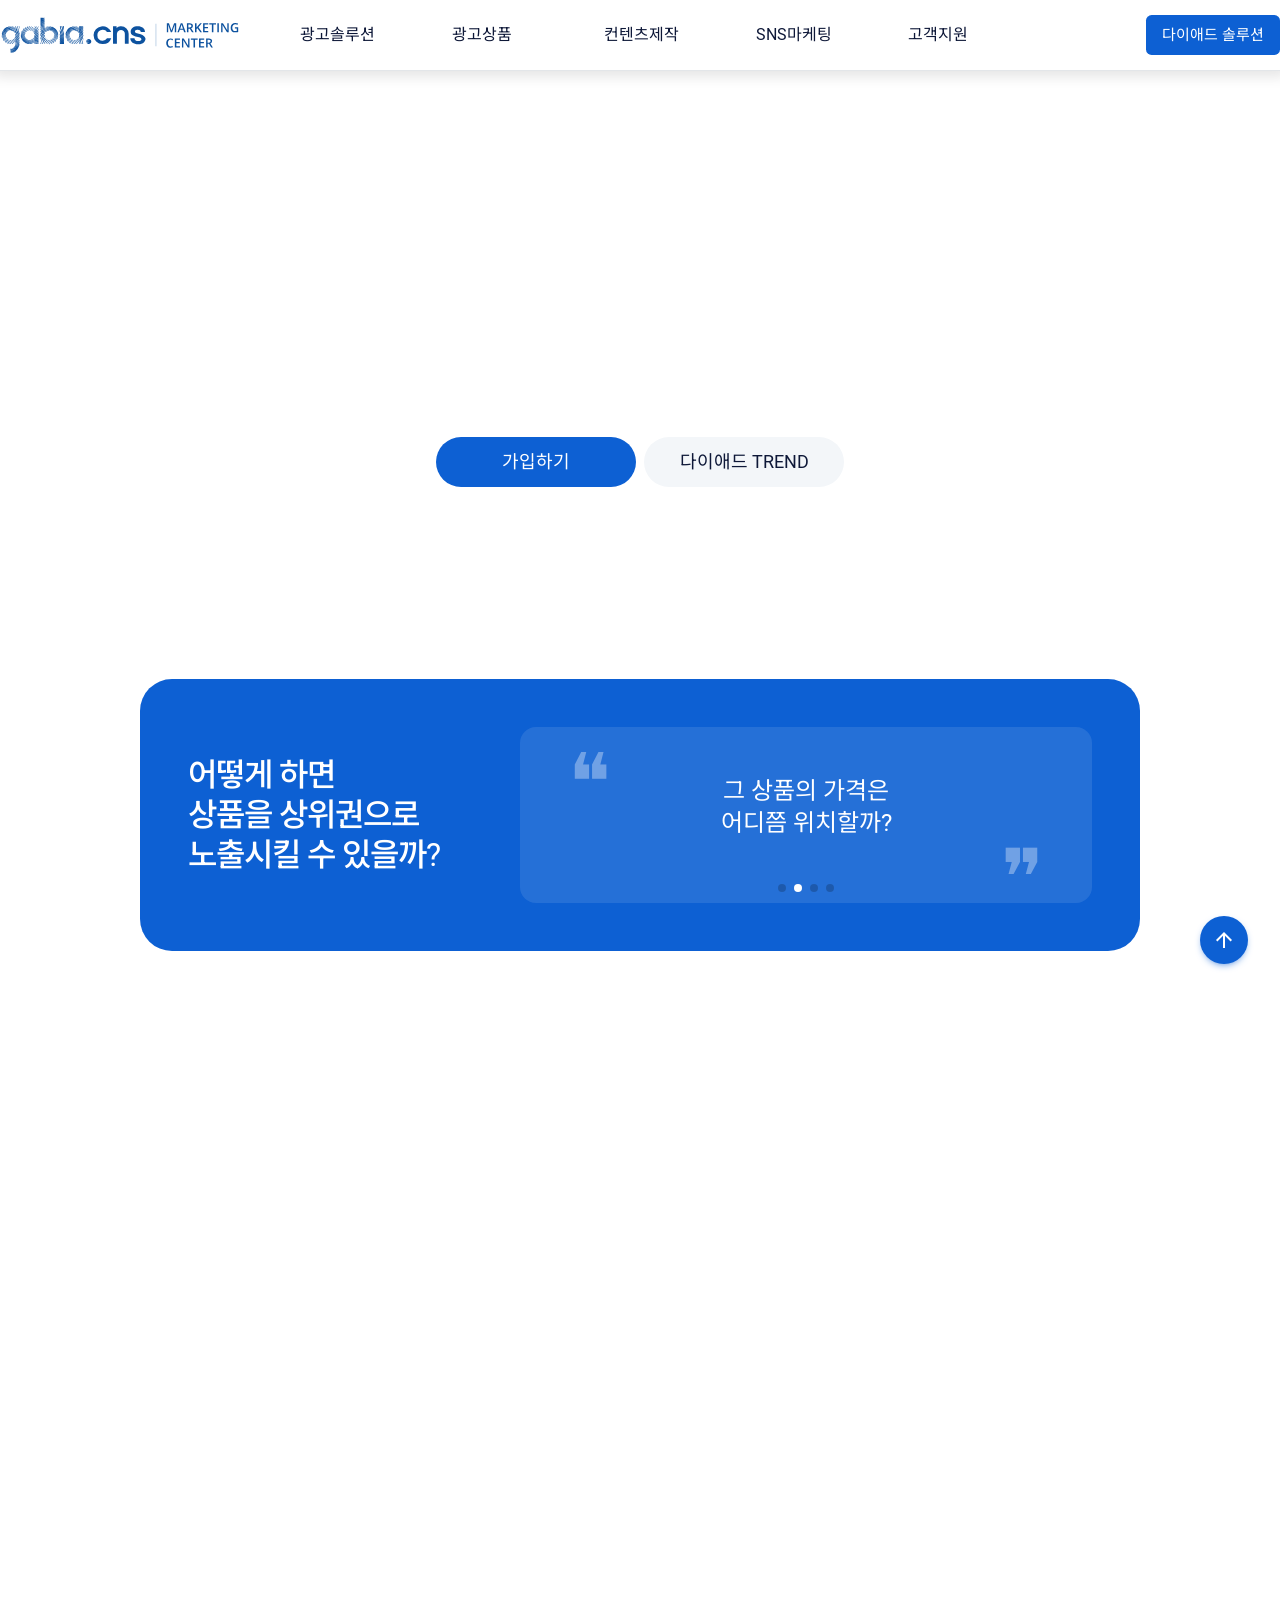
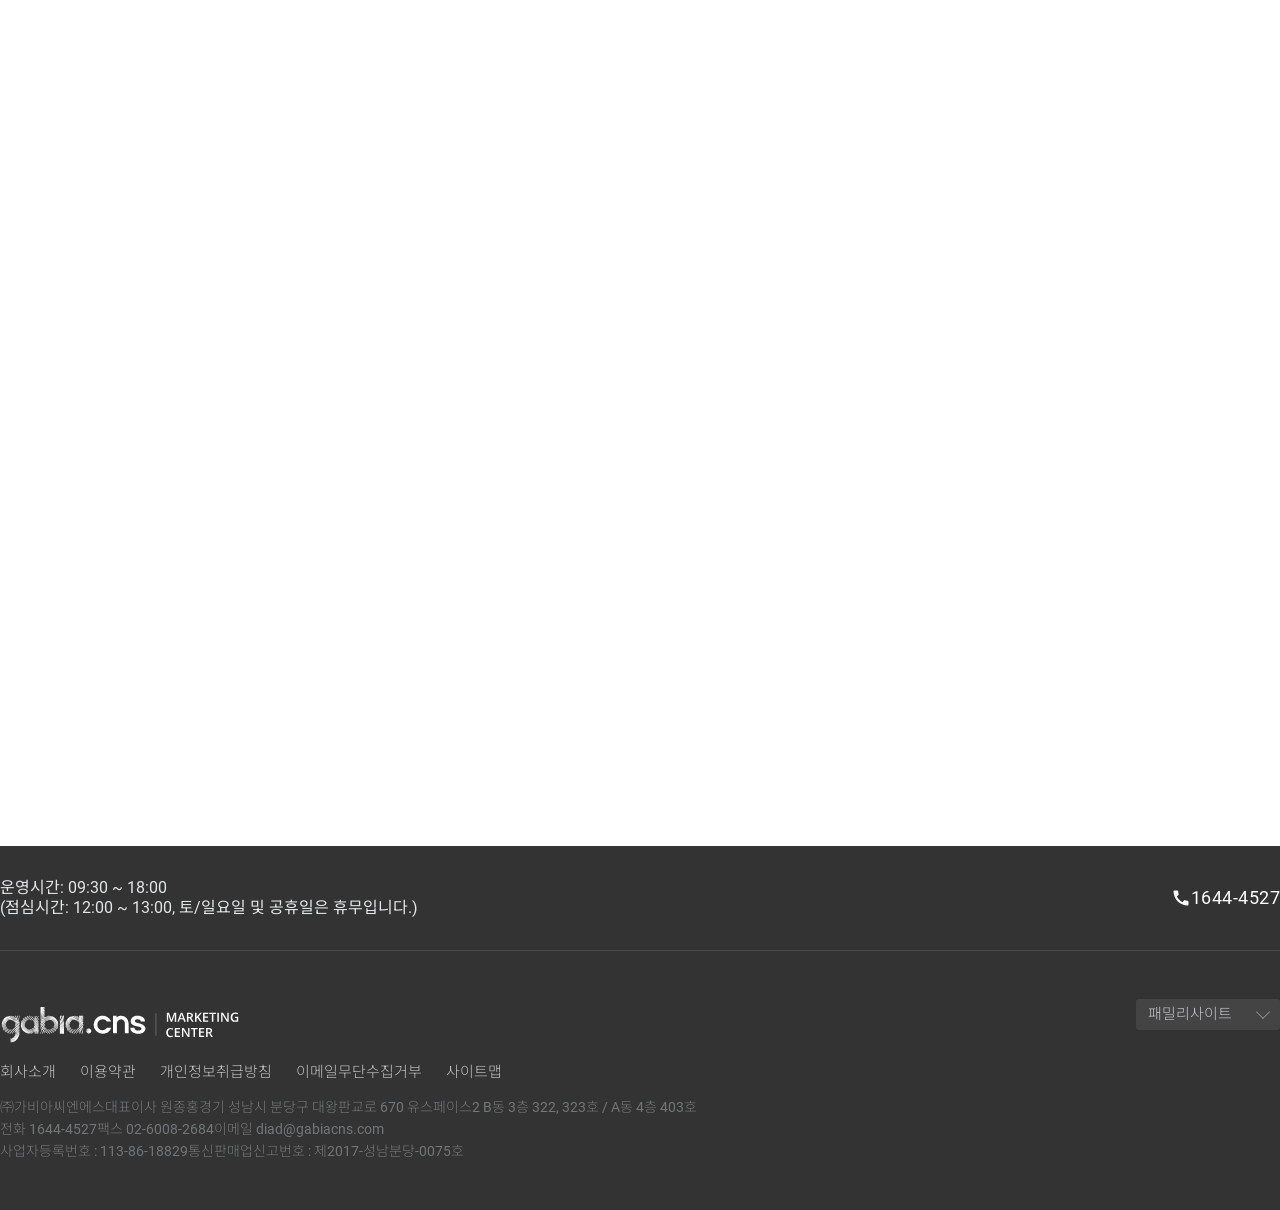
<file: solution_trend.html>
<!DOCTYPE html>
<html lang="en">

<head>
  <meta charset="UTF-8">
  <meta http-equiv="X-UA-Compatible" content="IE=edge">
  <meta name="viewport" content="width=device-width, initial-scale=1.0, maximum-scale=1.0, user-scalable=no" />
  <title>다이애드:: 가비아CNS 마케팅센터</title>
  <link rel="stylesheet" type="text/css" href="./assets/css/main.css">
  <script src="./assets/js/main.js"></script>

  <link
    href="https://fonts.googleapis.com/css2?family=Ibarra+Real+Nova&family=Montserrat&family=Noto+Sans+KR:wght@300;400;500;700&family=Teko&display=swap"
    rel="stylesheet">

  <link rel="stylesheet" href="https://unpkg.com/swiper/swiper-bundle.min.css" />
  <script src="https://unpkg.com/swiper/swiper-bundle.min.js"></script>
</head>

<body>
  <div class="container">
    <header class="main-header">
      <section>
        <div class="gnb">
          <a href="">로그인</a>
          <a href="">회원가입</a>
          <a href="">광고문의</a>
          <a href="tel:1644-4527" class="ico-phone">1644-4527</a>
        </div>
      </section>
      <section>
        <div class="wrapper">
          <a href="index.html" class="logo"></a>
          <ul class="lnb">
            <li>
              <a href="solution_pro.html">광고솔루션</a>
            </li>
            <li>
              <a href="">광고상품</a>
            </li>
            <li>
              <a href="">컨텐츠제작</a>
            </li>
            <li>
              <a href="">SNS마케팅</a>
            </li>
            <li>
              <a href="">고객지원</a>
            </li>
          </ul>
          <a href="" class="btn-main">다이애드 솔루션</a>
          <div class="hamburg-menu">
            <svg viewBox="0 0 100 100" width="80">
              <path
                d="m 30,33 h 40 c 0,0 9.044436,-0.654587 9.044436,-8.508902 0,-7.854315 -8.024349,-11.958003 -14.89975,-10.85914 -6.875401,1.098863 -13.637059,4.171617 -13.637059,16.368042 v 40"
              />
              <path d="m 30,50 h 40" />
              <path
                d="m 30,67 h 40 c 12.796276,0 15.357889,-11.717785 15.357889,-26.851538 0,-15.133752 -4.786586,-27.274118 -16.667516,-27.274118 -11.88093,0 -18.499247,6.994427 -18.435284,17.125656 l 0.252538,40"
              />
            </svg>
          </div>
        </div>
        <div class="subs">
          <ul class="wrapper">
            <li data-title="광고솔루션">
              <h5>다이애드PRO</h5>
              <a href="solution_pro.html">서비스소개</a>
              <a href="solution_pro_details.html">서비스기능</a>
              <a href="solution_pro_pricing.html">서비스요금</a>
              <h5>다이애드WAVE</h5>
              <a href="solution_wave.html">서비스소개</a>
              <a href="solution_wave_details.html">서비스기능</a>
              <a href="solution_wave_pricing.html">서비스요금</a>
              <h5>다이애드TREND</h5>
              <a href="solution_trend.html">서비스소개</a>
              <a href="solution_trend_details.html">서비스기능</a>
              <a href="solution_trend_pricing.html">서비스요금</a>
            </li>
            <li data-title="광고상품">
              <a href="">오픈마켓광고</a>
              <a href="">포탈광고</a>
              <a href="">모바일광고</a>
              <a href="">네트워크광고</a>
              <a href="">구글광고</a>
            </li>
            <li data-title="컨텐츠제작">
              <a href="">상세페이지 + 영상</a>
            </li>
            <li data-title="SNS마케팅">
              <h5>SNS마케팅</h5>
              <a href="">블로그</a>
              <a href="">페이스북</a>
              <a href="">인스타그램</a>
              <a href="">언론홍보</a>
              <a href="">지식인</a>
              <a href="">바이럴</a>
              <a href="">핫리뷰</a>
            </li>
            <li data-title="고객지원">
              <a href="">공지사항</a>
              <a href="">FAQ</a>
              <a href="">매뉴얼</a>
            </li>
          </ul>
        </div>
      </section>
    </header>
    <main>
      
<link rel="stylesheet"
			href="https://cdn.jsdelivr.net/npm/swiper/swiper-bundle.min.css" />

<div class="content content-solution trend">
  <section class="section-main dark">
    <div class="wrapper">
      <h1>다이애드 TREND</h1>
      <p>
        <span>방대한 검색 결과에서 내 상품을 더 빛나게.</span>
        <span>트렌드는 빠른 변화의 흐름 속에서 보다 의미 있는 소비자 가치를 제공합니다.</span>
        <span>트렌드는 상품의 키워드와 콘텐츠 경쟁력 강화를 도와 셀러분들의 비즈니스 성장을 함께합니다.</span>
        <span>지금 바로 사용해보세요.</span>
      </p>
      <div class="buttons">
          <button onclick="" type="button">가입하기</button>
          <button onclick="" type="button">다이애드 TREND</button>
      </div>
    </div>
  </section>
  <section class="section-wondering horizontal">
    <div class="wrapper">
      <div class="section-title">
        <h3>
          <span>어떻게 하면</span>
          <span>상품을 상위권으로</span>
          <span>노출시킬 수 있을까?</span>
        </h3>
      </div>
      <div class="slider">
        <ul class="swiper-wrapper">
          <li class="swiper-slide">
            <p>
              <span>그 상품은 몇 페이지,</span>
              <span>몇 위에 위치할까?</span>
            </p>
          </li>
          <li class="swiper-slide">
            <p>
              <span>그 상품의 가격은</span>
              <span>어디쯤 위치할까?</span>
            </p>
          </li>
          <li class="swiper-slide">
            <p>
              <span>그 검색 키워드</span>
              <span>괜찮을까?</span>
            </p>
          </li>
          <li class="swiper-slide">
            <p>
              <span>상위권에 있는 상품들의</span>
              <span>공통점은 무엇일까?</span>
            </p>
          </li>
        </ul>
        <div class="swiper-pagination"></div>
      </div>
      <div class="down-arrow">
        <div class="arrow arrow-first"></div>
        <div class="arrow arrow-second"></div>
      </div>
    </div>
  </section>
  <section class="section-trend">
    <div class="wrapper">
      <div class="section-title">
        <h3>해답은 다이애드 TREND에.</h3>
      </div>
      <ul>
        <li>
          <i></i>
          <h5>상품 순위 조회</h5>
          <p>키워드별 순위 차트/이력, 판매가 차트, 순위 알림 서비스</p>
        </li>
        <li>
          <i></i>
          <h5>최저가 알림</h5>
          <p>최저가 차트, 일별 최저가, 최저가 알림 서비스</p>
        </li>
        <li>
          <i></i>
          <h5>키워드 트렌드</h5>
          <p>키워드 검색/콘텐츠/상품 리스트/트렌드, 연관 키워드, 내 보관함</p>
        </li>
      </ul>
    </div>
  </section>
  <section class="horizontal">
    <div class="wrapper">
      <div class="image">
        <img src="assets/images/solutions/trend/content_history.jpg" />
      </div>
      <div class="texts">
        <h3>
          <span>상품 순위의 역사.</span>
          <span class="text-blue">TREND에 있습니다.</span>
        </h3>
        <p>
          자신의 상품이 현재 네이버 쇼핑 검색에서 “몇 페이지 몇 위”에 있는지 확인할 수 있습니다. 매시간 키워드마다 모든 페이지를 확인하며 자신의 상품이 어디에 있는지 확인하는 작업의 비효율성과 불편함이 해소됩니다. 같은 메커니즘으로 자신의 상품뿐만 아니라 경쟁사 상품의 순위 확인도 가능합니다.
        </p>
        <p>
          상품의 현재 위치뿐만 아니라 순위 변동 이력도 확인하여 이슈 발생으로 변화하는 순위에 적극적으로 대응할 수 있습니다.
        </p>
      </div>
    </div>
  </section>
  <section class="section-lowest-price horizontal reverse">
    <div class="wrapper">
      <div class="image">
        <img src="assets/images/solutions/trend/content_chart.jpg" />
      </div>
      <div class="texts">
        <h3>
          <span>상품 최저가 추이.</span>
          <span class="text-blue">TREND에 있습니다.</span>
        </h3>
        <p>네이버 가격비교상품의 현재 최저가를 제공합니다. 더하여 최저가의 변동 이력을 확인할 수 있습니다.</p>
        <p>
          자신의 상품이 가격비교상품에 매칭되면 가격 경쟁이 시작됩니다. 최저가가 얼마인지 확인하고, 상위권으로 노출될 수 있도록 상품 가격 조정의 과정을 거치면서 가격 경쟁에서 우위를 점할 수 있도록 도와드립니다.
        </p>
      </div>
    </div>
  </section>
  <section class="horizontal">
    <div class="wrapper">
      <div class="image">
        <img src="assets/images/solutions/trend/content_keyword.jpg" />
      </div>
      <div class="texts">
        <h3>
          <span>키워드의 모든 것.</span>
          <span class="text-blue">TREND에 있습니다.</span>
        </h3>
        <p>검색 키워드를 사람들이 얼마만큼 검색하는지부터 블로그나 카페, 뉴스와 같은 콘텐츠에서 검색 키워드가 어떤 식으로 언급이 되는 지까지 흩어져 있는 키워드의 모든 정보를 제공합니다.</p>
        <p>
          사용자가 판매하는 상품에 시장성 있는, 평판 좋은, 경쟁력 있는 키워드를 사용할 수 있도록 트렌드가 도와드립니다.
        </p>
      </div>
    </div>
  </section>
  <section class="section-items horizontal reverse">
    <div class="wrapper">
      <div class="image">
        <img src="assets/images/solutions/trend/bg_trend_dashboard.jpg" />
      </div>
      <div class="texts">
        <h3>
          <span>상위 노출 상품.</span>
          <span class="text-blue">TREND에 있습니다.</span>
        </h3>
        <p>네이버 쇼핑 검색 상위권에 노출되고 있는 상품들은 어떤 특징을 가지고 있는지 리포트를 제공합니다.</p>
        <p>
          네이버 쇼핑은 독자적인 알고리즘으로 쇼핑 검색 순위를 결정합니다. 높은 조회수, 리뷰수, 상품 판매량 외에도 검색어와 관련도가 높은 상품을 중심으로 노출됩니다. 트렌드는 사용자가 설정 가능한, 상품의 상위권 노출과 밀접하게 관련된 데이터를 제공하여 사용자가 상품을 상위권에 노출할 수 있도록 도움을 줄 수 있습니다.
        </p>
      </div>
    </div>
  </section>
  <section class="section-sign-up horizontal">
    <div class="wrapper">
      <div class="image">
        <img src="assets/images/solutions/trend/bg_trend_ranking.jpg" />
      </div>
      <div class="texts">
        <h3>
          <span>회원이라면 무료.</span>
          <span class="text-blue">TREND에 있습니다.</span>
        </h3>
        <p>
          <span>아직도 회원이 아니신가요?</span>
          <span>다이애드의 모든 회원에게 제공하는 특별한 혜택!</span>
          <span><strong class="text-blue">다이애드 회원이라면 누구나 트렌드 서비스를 무료</strong>로</span>
          <span>사용할 수 있습니다. 지금 바로 신청하세요!</span>
        </p>
        <div class="buttons">
          <button type="button">가입하기</button>
          <button onclick="" type="button">다이애드 TREND</button>
        </div>
        <div class="caution">
          <p>※ 상품 순위 조회와 최저가 알림은 회원이라면 서비스 신청 후 무료로 사용할 수 있습니다.</p>
          <p>※ 키워드 트렌드는 회원/비회원 상관없이 누구나 무료로 사용할 수 있습니다.</p>
          <p>※ 상품 순위 조회와 최저가 알림의 알림 서비스는 유료 결제 후 사용할 수 있습니다.</p>
        </div>
      </div>
    </div>
  </section>
  <section class="section-steps">
    <div class="wrapper">
      <div class="section-title">
        <h3>다이애드 TREND 이용 방법</h3>
      </div>
      <ul class="process">
        <li>
          <i></i>
          <h5>회원가입</h5>
          <p>
            <span>가비아CNS 마케팅센터에 가입합니다.</span>
            <span>(www.diad.co.kr)</span>
          </p>
        </li>
        <li>
          <i></i>
          <h5>서비스 신청</h5>
          <p>
            <span>홈페이지 회원문의를 통해 </span>
            <span>서비스를 신청합니다. </span>
            <span>회원문의 외 유선 연락, 카카오톡 채널을 통해서도 신청 가능합니다.</span>
          </p>
        </li>
        <li>
          <i></i>
          <h5>무료 지급</h5>
          <p>
            <span>다이애드 운영팀을 통해</span>
            <span>서비스 타입을 무료로 지급 받습니다.</span>
          </p>
        </li>
        <li>
          <i></i>
          <h5>서비스 사용</h5>
          <p>
            <span>원하는 소재를 등록하여</span>
            <span>자유롭게 서비스를 사용하세요.</span>
          </p>
        </li>
      </ul>
      <div class="caution">
        <p class="text-blue">※ 위 서비스 이용 방법은 상품 순위 조회와 키워드 알림 기능에 해당합니다.</p>
        <p class="text-blue">※ 키워드 트렌드 기능은 회원/비회원 누구나 서비스 신청없이 사용 가능합니다.</p>
        <p>※ 알림 서비스의 경우 상품 순위 조회와 최저가 알림을 사용하고 있는 사용자만 부가 서비스 결제(마이페이지 〉 결제)를 통해 사용 가능합니다.</p>
        <p>예) 상품 순위 조회 알림 서비스를 사용하고자 하면 상품 순위 조회 서비스를 사용 중이어야 함. 유선 연락과 카카오톡 채널을 통해 서비스를 신청하는 경우 회원 아이디를 명시하여야 합니다.</p>
      </div>
      <div class="buttons">
          <button onclick="" type="button">가입하기</button>
          <button onclick="" type="button">다이애드 TREND</button>
      </div>
    </div>
  </section>
</div>
<!-- Swiper JS -->
<script src="https://cdn.jsdelivr.net/npm/swiper/swiper-bundle.min.js"></script>

<!-- Initialize Swiper -->
<script>
	var swiper = new Swiper(".section-wondering .slider", {
        spaceBetween: 30,
        centeredSlides: true,
        autoplay: {
          delay: 2500,
          disableOnInteraction: false,
        },
        pagination: {
          el: ".swiper-pagination",
          clickable: true,
        },
        navigation: {
          nextEl: ".swiper-button-next",
          prevEl: ".swiper-button-prev",
        },
      });
</script>

      <footer class="main-footer">
        <section class="contact">
          <div class="wrapper">
            <p>
              <span>운영시간: 09:30 ~ 18:00</span>
              <span>(점심시간: 12:00 ~ 13:00, 토/일요일 및 공휴일은 휴무입니다.)</span>
            </p>
            <a href="tel:1644-4527" class="ico-phone">1644-4527</a>
          </div>
        </section>
        <section class="sitemap">
          <div class="wrapper">
            <div>
              <div class="logo"></div>
              <div class="menus">
                <a href="">회사소개</a>
                <a href="">이용약관</a>
                <a href="">개인정보취급방침</a>
                <a href="">이메일무단수집거부</a>
                <a href="">사이트맵</a>
              </div>
              <ul>
                <li>㈜가비아씨엔에스대표이사 원종홍경기 성남시 분당구 대왕판교로 670 유스페이스2 B동 3층 322, 323호 / A동 4층 403호</li>
                <li>전화 1644-4527팩스 02-6008-2684이메일 diad@gabiacns.com</li>
                <li>사업자등록번호 : 113-86-18829통신판매업신고번호 : 제2017-성남분당-0075호</li>
              </ul>
            </div>
            <div class="dropdown">
              <div class="title">패밀리사이트</div>
              <div class="links">
                <a href="">가비아CNS</a>
                <a href="">이셀러스</a>
                <a href="">마젠토코리아</a>
                <a href="">퍼스트몰</a>
              </div>
            </div>
          </div>
        </section>
      </footer>
    </main>
  </div>
</body>

</html>
</file>
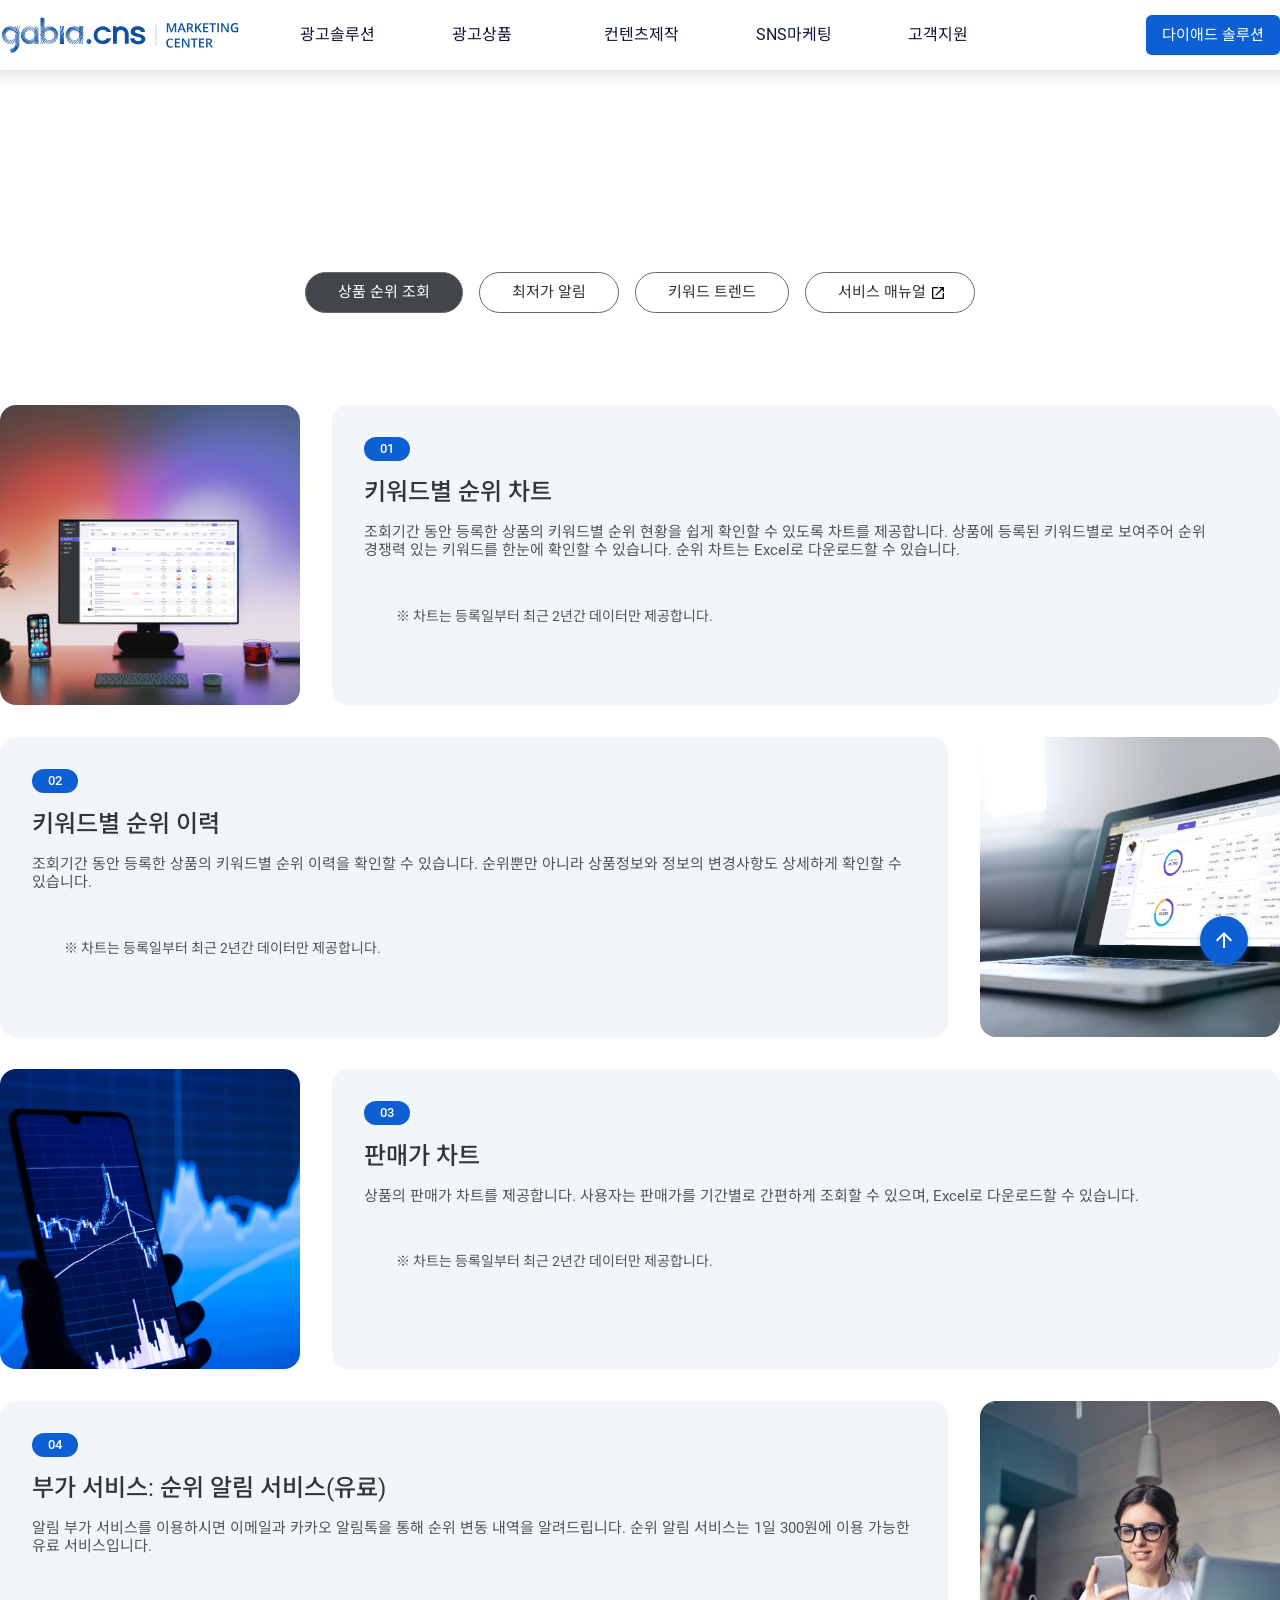
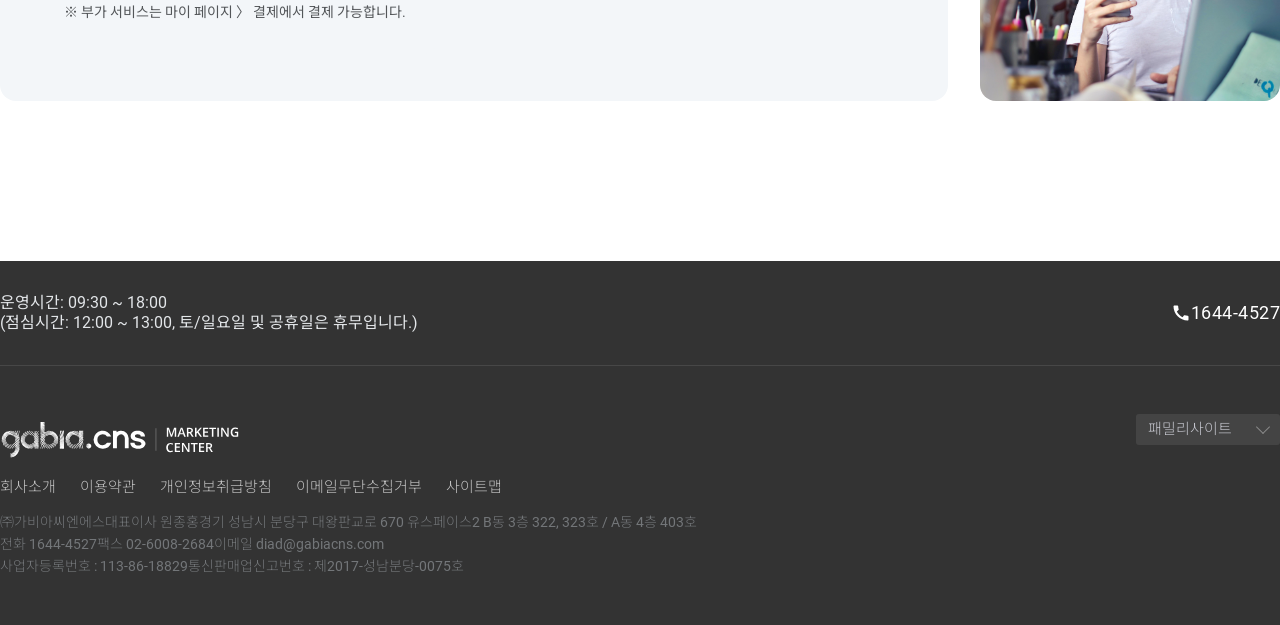
<file: solution_trend_details.html>
<!DOCTYPE html>
<html lang="en">

<head>
  <meta charset="UTF-8">
  <meta http-equiv="X-UA-Compatible" content="IE=edge">
  <meta name="viewport" content="width=device-width, initial-scale=1.0, maximum-scale=1.0, user-scalable=no" />
  <title>다이애드:: 가비아CNS 마케팅센터</title>
  <link rel="stylesheet" type="text/css" href="./assets/css/main.css">
  <script src="./assets/js/main.js"></script>

  <link
    href="https://fonts.googleapis.com/css2?family=Ibarra+Real+Nova&family=Montserrat&family=Noto+Sans+KR:wght@300;400;500;700&family=Teko&display=swap"
    rel="stylesheet">

  <link rel="stylesheet" href="https://unpkg.com/swiper/swiper-bundle.min.css" />
  <script src="https://unpkg.com/swiper/swiper-bundle.min.js"></script>
</head>

<body>
  <div class="container">
    <header class="main-header">
      <section>
        <div class="gnb">
          <a href="">로그인</a>
          <a href="">회원가입</a>
          <a href="">광고문의</a>
          <a href="tel:1644-4527" class="ico-phone">1644-4527</a>
        </div>
      </section>
      <section>
        <div class="wrapper">
          <a href="index.html" class="logo"></a>
          <ul class="lnb">
            <li>
              <a href="solution_pro.html">광고솔루션</a>
            </li>
            <li>
              <a href="">광고상품</a>
            </li>
            <li>
              <a href="">컨텐츠제작</a>
            </li>
            <li>
              <a href="">SNS마케팅</a>
            </li>
            <li>
              <a href="">고객지원</a>
            </li>
          </ul>
          <a href="" class="btn-main">다이애드 솔루션</a>
          <div class="hamburg-menu">
            <svg viewBox="0 0 100 100" width="80">
              <path
                d="m 30,33 h 40 c 0,0 9.044436,-0.654587 9.044436,-8.508902 0,-7.854315 -8.024349,-11.958003 -14.89975,-10.85914 -6.875401,1.098863 -13.637059,4.171617 -13.637059,16.368042 v 40"
              />
              <path d="m 30,50 h 40" />
              <path
                d="m 30,67 h 40 c 12.796276,0 15.357889,-11.717785 15.357889,-26.851538 0,-15.133752 -4.786586,-27.274118 -16.667516,-27.274118 -11.88093,0 -18.499247,6.994427 -18.435284,17.125656 l 0.252538,40"
              />
            </svg>
          </div>
        </div>
        <div class="subs">
          <ul class="wrapper">
            <li data-title="광고솔루션">
              <h5>다이애드PRO</h5>
              <a href="solution_pro.html">서비스소개</a>
              <a href="solution_pro_details.html">서비스기능</a>
              <a href="solution_pro_pricing.html">서비스요금</a>
              <h5>다이애드WAVE</h5>
              <a href="solution_wave.html">서비스소개</a>
              <a href="solution_wave_details.html">서비스기능</a>
              <a href="solution_wave_pricing.html">서비스요금</a>
              <h5>다이애드TREND</h5>
              <a href="solution_trend.html">서비스소개</a>
              <a href="solution_trend_details.html">서비스기능</a>
              <a href="solution_trend_pricing.html">서비스요금</a>
            </li>
            <li data-title="광고상품">
              <a href="">오픈마켓광고</a>
              <a href="">포탈광고</a>
              <a href="">모바일광고</a>
              <a href="">네트워크광고</a>
              <a href="">구글광고</a>
            </li>
            <li data-title="컨텐츠제작">
              <a href="">상세페이지 + 영상</a>
            </li>
            <li data-title="SNS마케팅">
              <h5>SNS마케팅</h5>
              <a href="">블로그</a>
              <a href="">페이스북</a>
              <a href="">인스타그램</a>
              <a href="">언론홍보</a>
              <a href="">지식인</a>
              <a href="">바이럴</a>
              <a href="">핫리뷰</a>
            </li>
            <li data-title="고객지원">
              <a href="">공지사항</a>
              <a href="">FAQ</a>
              <a href="">매뉴얼</a>
            </li>
          </ul>
        </div>
      </section>
    </header>
    <main>
      
<div class="content content-function content-function-trend">
  <ul class="tabs">
    <li class="active" data-tab="function">상품 순위 조회</li>
    <li data-tab="function">최저가 알림</li>
    <li data-tab="function">키워드 트렌드</li>
    <li class="ico-link" data-tab="function">서비스 매뉴얼</li>
  </ul>
  <section class="tab-content" data-tab="function">
    <article class="wrapper">
      <div class="image">
        <img src="assets/images/solutions/trend/bg_trend_ranking.jpg" style="margin-top: -1rem; margin-left: -9rem" />
      </div>
      <div class="texts">
        <small>01</small>
        <h5>키워드별 순위 차트</h5>
        <p>
          조회기간 동안 등록한 상품의 키워드별 순위 현황을 쉽게 확인할 수 있도록 차트를 제공합니다. 상품에 등록된 키워드별로 보여주어 순위 경쟁력 있는 키워드를 한눈에 확인할 수 있습니다. 순위
          차트는 Excel로 다운로드할 수 있습니다.
        </p>
        <div class="caution">
          <p>※ 차트는 등록일부터 최근 2년간 데이터만 제공합니다.</p>
        </div>
      </div>
    </article>
    <article class="wrapper reverse">
      <div class="image">
        <img src="assets/images/solutions/trend/bg_trend_dashboard.jpg" style="margin-left: -7rem" />
      </div>
      <div class="texts">
        <small>02</small>
        <h5>키워드별 순위 이력</h5>
        <p>조회기간 동안 등록한 상품의 키워드별 순위 이력을 확인할 수 있습니다. 순위뿐만 아니라 상품정보와 정보의 변경사항도 상세하게 확인할 수 있습니다.</p>
        <div class="caution">
          <p>※ 차트는 등록일부터 최근 2년간 데이터만 제공합니다.</p>
        </div>
      </div>
    </article>
    <article class="wrapper">
      <div class="image">
        <img src="assets/images/solutions/trend/content_chart.jpg" />
      </div>
      <div class="texts">
        <small>03</small>
        <h5>판매가 차트</h5>
        <p>상품의 판매가 차트를 제공합니다. 사용자는 판매가를 기간별로 간편하게 조회할 수 있으며, Excel로 다운로드할 수 있습니다.</p>
        <div class="caution">
          <p>※ 차트는 등록일부터 최근 2년간 데이터만 제공합니다.</p>
        </div>
      </div>
    </article>
    <article class="wrapper reverse">
      <div class="image">
        <img src="assets/images/solutions/trend/bg_girl_with_phone.jpg" style="margin-left: -6rem" />
      </div>
      <div class="texts">
        <small>04</small>
        <h5>부가 서비스: 순위 알림 서비스(유료)</h5>
        <p>알림 부가 서비스를 이용하시면 이메일과 카카오 알림톡을 통해 순위 변동 내역을 알려드립니다. 순위 알림 서비스는 1일 300원에 이용 가능한 유료 서비스입니다.</p>
        <div class="caution">
          <p>※ 부가 서비스는 마이 페이지 〉 결제에서 결제 가능합니다.</p>
        </div>
      </div>
    </article>
  </section>
  <section class="tab-content" data-tab="function">
    <article class="wrapper">
      <div class="image">
        <img src="assets/images/solutions/trend/bg_trend_ranking_2.jpg" style="max-width: 100%; max-height: none" />
      </div>
      <div class="texts">
        <small>01</small>
        <h5>최저가 차트</h5>
        <p>
          가격비교상품의 최저가 차트를 제공합니다. 사용자는 최저가 데이터를 기간별로 손쉽게 조회할 수 있으며, Excel로 다운로드할 수 있습니다.
        </p>
        <div class="caution">
          <p>※ 차트는 등록일부터 최근 2년간 데이터만 제공합니다.</p>
        </div>
      </div>
    </article>
    <article class="wrapper reverse">
      <div class="image">
        <img src="assets/images/solutions/trend/bg_trend_report.jpg"
          style="max-width: 110%; max-height: none; margin-top: -4rem; margin-left: -1rem" />
      </div>
      <div class="texts">
        <small>02</small>
        <h5>일별 최저가</h5>
        <p>일별로 집계된 최저가 데이터를 확인할 수 있습니다. 최저가 추이뿐만이 아니라 일일 평균, 전일대비 등락, 등락률, 고가, 저가 데이터도 확인할 수 있습니다.</p>
        <div class="caution">
          <p>※ 차트는 등록일부터 최근 2년간 데이터만 제공합니다.</p>
        </div>
      </div>
    </article>
    <article class="wrapper">
      <div class="image">
        <img src="assets/images/solutions/trend/bg_hands_with_phone.jpg" style="margin-left: -6rem" />
      </div>
      <div class="texts">
        <small>03</small>
        <h5>부가 서비스: 최저가 알림 서비스(유료)</h5>
        <p>알림 부가 서비스를 이용하시면 이메일과 카카오 알림톡을 통해 최저가 변동 내역을 알려드립니다. 순위 알림 서비스는 1일 300원에 이용 가능한 유료 서비스입니다.</p>
        <div class="caution">
          <p>※ 부가 서비스는 마이 페이지 〉 결제에서 결제 가능합니다.</p>
        </div>
      </div>
    </article>
  </section>
  <section class="tab-content" data-tab="function">
    <article class="wrapper">
      <div class="image">
        <img src="assets/images/solutions/trend/bg_trend.jpg"
          style="max-width: 110%; max-height: none; margin-top: -4rem;" />
      </div>
      <div class="texts">
        <small>01</small>
        <h5>키워드 검색</h5>
        <p>키워드 검색과 관련된 데이터를 제공합니다.</p>
      </div>
    </article>
    <article class="wrapper reverse">
      <div class="image">
        <img src="assets/images/solutions/trend/bg_trend_report.jpg"
          style="max-width: 110%; max-height: none; margin-top: -4rem; margin-left: -1rem" />
      </div>
      <div class="texts">
        <small>02</small>
        <h5>키워드 콘텐츠</h5>
        <p>키워드와 관련된 콘텐츠 데이터를 제공합니다.</p>
      </div>
    </article>
    <article class="wrapper">
      <div class="image">
        <img src="assets/images/solutions/trend/bg_trend_ranking.jpg" style="margin-top: -1rem; margin-left: -9rem" />
      </div>
      <div class="texts">
        <small>03</small>
        <h5>키워드 상품 리스트</h5>
        <p>네이버 쇼핑 검색 결과 1페이지 즉, 상위 40개의 상품 리스트와 분석 내용을 제공합니다. 상위 상품들은 어떤 특성을 가지는지 확인해보세요.</p>
      </div>
    </article>
    <article class="wrapper reverse">
      <div class="image">
        <img src="assets/images/solutions/trend/content_chart.jpg" />
      </div>
      <div class="texts">
        <small>04</small>
        <h5>키워드 트렌드</h5>
        <p>키워드의 트렌드 차트를 확인해보세요. 사람들이 어떤 시기에 검색을 많이 했는지 키워드의 검색 추이를 한눈에 확인할 수 있습니다.</p>
      </div>
    </article>
    <article class="wrapper">
      <div class="image">
        <img src="assets/images/solutions/trend/content_keyword.jpg" style="margin-left: -3rem; max-height: 100%" />
      </div>
      <div class="texts">
        <small>05</small>
        <h5>연관 키워드</h5>
        <p>네이버 검색 광고 기반의 연관 키워드 리스트를 제공합니다. 단순 리스트 제공에 더하여 조건 필터 기능을 제공하여 사용자가 원하는 키워드만 조회할 수 있습니다.</p>
      </div>
    </article>
    <article class="wrapper reverse">
      <div class="image">
        <img src="assets/images/solutions/trend/bg_trend_keywords.jpg" style="margin-left: -7rem" />
      </div>
      <div class="texts">
        <small>06</small>
        <h5>내 보관함</h5>
        <p>원하는 시점의 키워드 리포트를 내 보관함에 보관해보세요. 언제든지 보관함에서 리포트를 열어볼 수 있어, 과거와 현재의 리포트를 비교해볼 수도 있습니다.</p>
      </div>
    </article>
  </section>
</div>

      <footer class="main-footer">
        <section class="contact">
          <div class="wrapper">
            <p>
              <span>운영시간: 09:30 ~ 18:00</span>
              <span>(점심시간: 12:00 ~ 13:00, 토/일요일 및 공휴일은 휴무입니다.)</span>
            </p>
            <a href="tel:1644-4527" class="ico-phone">1644-4527</a>
          </div>
        </section>
        <section class="sitemap">
          <div class="wrapper">
            <div>
              <div class="logo"></div>
              <div class="menus">
                <a href="">회사소개</a>
                <a href="">이용약관</a>
                <a href="">개인정보취급방침</a>
                <a href="">이메일무단수집거부</a>
                <a href="">사이트맵</a>
              </div>
              <ul>
                <li>㈜가비아씨엔에스대표이사 원종홍경기 성남시 분당구 대왕판교로 670 유스페이스2 B동 3층 322, 323호 / A동 4층 403호</li>
                <li>전화 1644-4527팩스 02-6008-2684이메일 diad@gabiacns.com</li>
                <li>사업자등록번호 : 113-86-18829통신판매업신고번호 : 제2017-성남분당-0075호</li>
              </ul>
            </div>
            <div class="dropdown">
              <div class="title">패밀리사이트</div>
              <div class="links">
                <a href="">가비아CNS</a>
                <a href="">이셀러스</a>
                <a href="">마젠토코리아</a>
                <a href="">퍼스트몰</a>
              </div>
            </div>
          </div>
        </section>
      </footer>
    </main>
  </div>
</body>

</html>
</file>
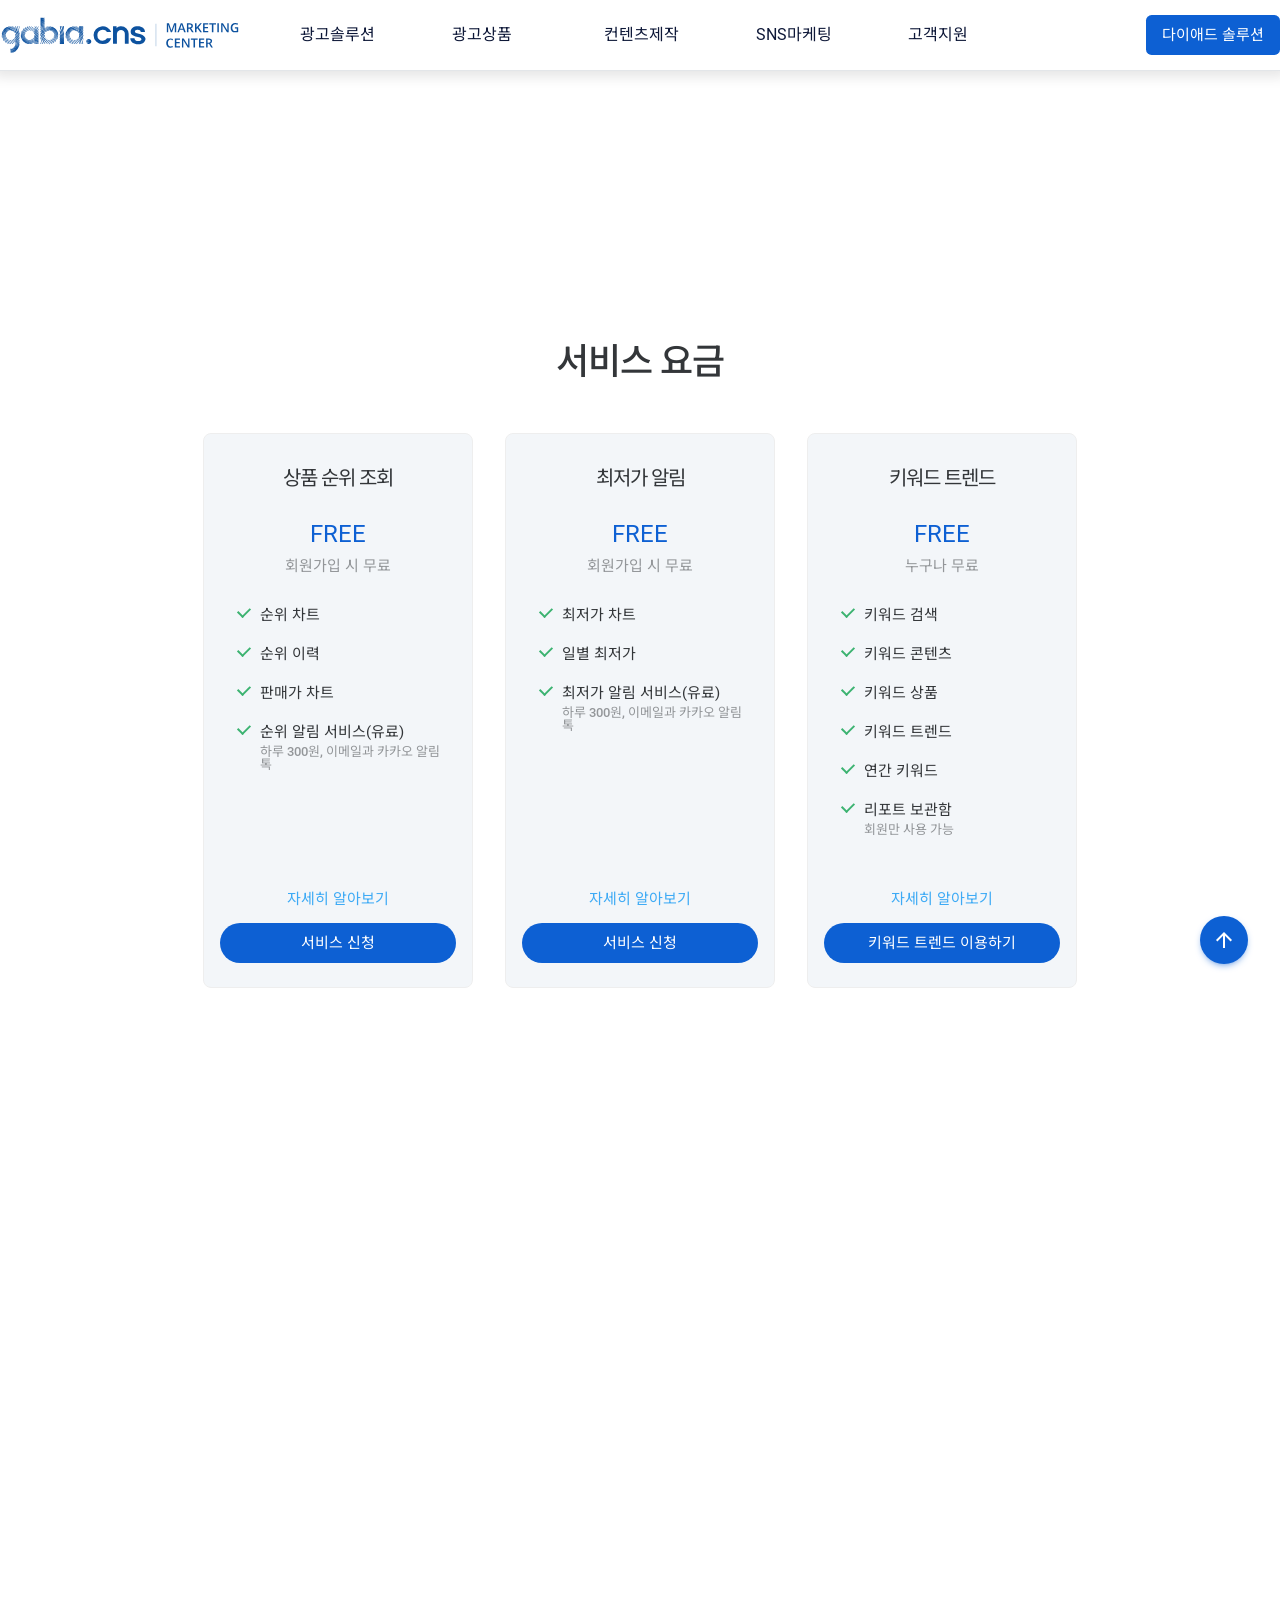
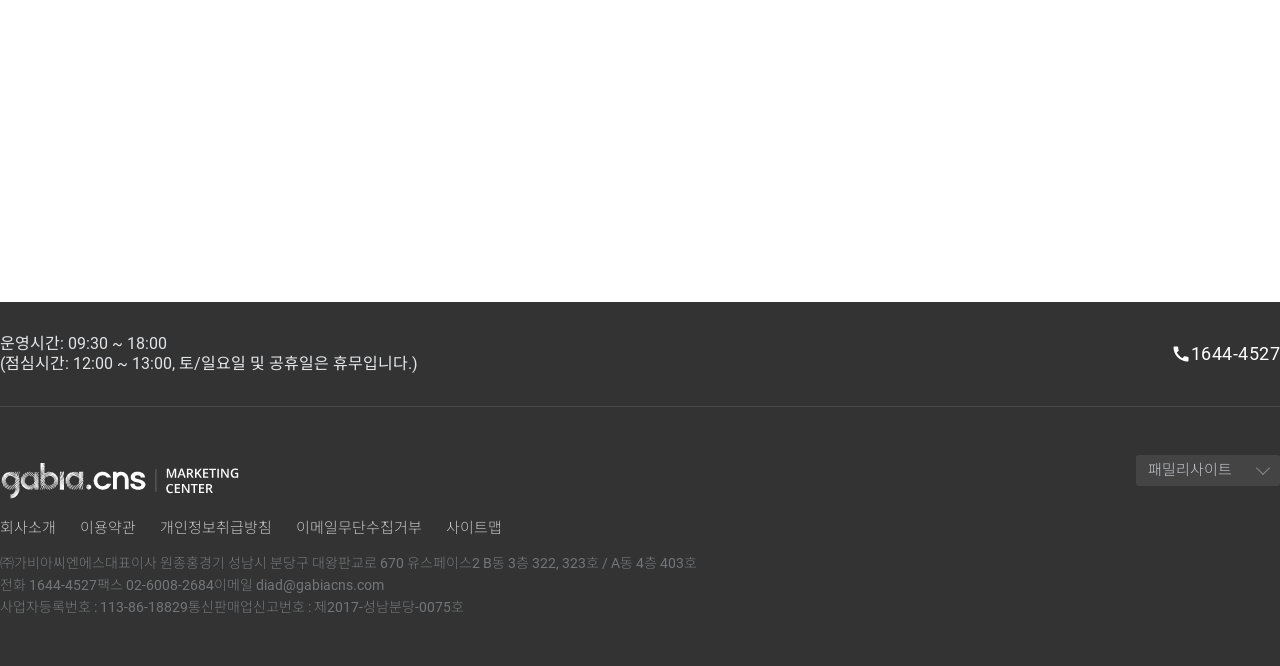
<file: solution_trend_pricing.html>
<!DOCTYPE html>
<html lang="en">

<head>
  <meta charset="UTF-8">
  <meta http-equiv="X-UA-Compatible" content="IE=edge">
  <meta name="viewport" content="width=device-width, initial-scale=1.0, maximum-scale=1.0, user-scalable=no" />
  <title>다이애드:: 가비아CNS 마케팅센터</title>
  <link rel="stylesheet" type="text/css" href="./assets/css/main.css">
  <script src="./assets/js/main.js"></script>

  <link
    href="https://fonts.googleapis.com/css2?family=Ibarra+Real+Nova&family=Montserrat&family=Noto+Sans+KR:wght@300;400;500;700&family=Teko&display=swap"
    rel="stylesheet">

  <link rel="stylesheet" href="https://unpkg.com/swiper/swiper-bundle.min.css" />
  <script src="https://unpkg.com/swiper/swiper-bundle.min.js"></script>
</head>

<body>
  <div class="container">
    <header class="main-header">
      <section>
        <div class="gnb">
          <a href="">로그인</a>
          <a href="">회원가입</a>
          <a href="">광고문의</a>
          <a href="tel:1644-4527" class="ico-phone">1644-4527</a>
        </div>
      </section>
      <section>
        <div class="wrapper">
          <a href="index.html" class="logo"></a>
          <ul class="lnb">
            <li>
              <a href="solution_pro.html">광고솔루션</a>
            </li>
            <li>
              <a href="">광고상품</a>
            </li>
            <li>
              <a href="">컨텐츠제작</a>
            </li>
            <li>
              <a href="">SNS마케팅</a>
            </li>
            <li>
              <a href="">고객지원</a>
            </li>
          </ul>
          <a href="" class="btn-main">다이애드 솔루션</a>
          <div class="hamburg-menu">
            <svg viewBox="0 0 100 100" width="80">
              <path
                d="m 30,33 h 40 c 0,0 9.044436,-0.654587 9.044436,-8.508902 0,-7.854315 -8.024349,-11.958003 -14.89975,-10.85914 -6.875401,1.098863 -13.637059,4.171617 -13.637059,16.368042 v 40"
              />
              <path d="m 30,50 h 40" />
              <path
                d="m 30,67 h 40 c 12.796276,0 15.357889,-11.717785 15.357889,-26.851538 0,-15.133752 -4.786586,-27.274118 -16.667516,-27.274118 -11.88093,0 -18.499247,6.994427 -18.435284,17.125656 l 0.252538,40"
              />
            </svg>
          </div>
        </div>
        <div class="subs">
          <ul class="wrapper">
            <li data-title="광고솔루션">
              <h5>다이애드PRO</h5>
              <a href="solution_pro.html">서비스소개</a>
              <a href="solution_pro_details.html">서비스기능</a>
              <a href="solution_pro_pricing.html">서비스요금</a>
              <h5>다이애드WAVE</h5>
              <a href="solution_wave.html">서비스소개</a>
              <a href="solution_wave_details.html">서비스기능</a>
              <a href="solution_wave_pricing.html">서비스요금</a>
              <h5>다이애드TREND</h5>
              <a href="solution_trend.html">서비스소개</a>
              <a href="solution_trend_details.html">서비스기능</a>
              <a href="solution_trend_pricing.html">서비스요금</a>
            </li>
            <li data-title="광고상품">
              <a href="">오픈마켓광고</a>
              <a href="">포탈광고</a>
              <a href="">모바일광고</a>
              <a href="">네트워크광고</a>
              <a href="">구글광고</a>
            </li>
            <li data-title="컨텐츠제작">
              <a href="">상세페이지 + 영상</a>
            </li>
            <li data-title="SNS마케팅">
              <h5>SNS마케팅</h5>
              <a href="">블로그</a>
              <a href="">페이스북</a>
              <a href="">인스타그램</a>
              <a href="">언론홍보</a>
              <a href="">지식인</a>
              <a href="">바이럴</a>
              <a href="">핫리뷰</a>
            </li>
            <li data-title="고객지원">
              <a href="">공지사항</a>
              <a href="">FAQ</a>
              <a href="">매뉴얼</a>
            </li>
          </ul>
        </div>
      </section>
    </header>
    <main>
      

<div class="content content-pricing trend">
  <section class="section-price">
    <div class="wrapper">
      <h1>서비스 요금</h1>
      <ul>
        <li>
          <div>
            <div class="title">
              <h3>상품 순위 조회</h3>
              <h4>회원가입 시 무료</h4>
            </div>
            <dl>
              <dd>순위 차트</dd>
              <dd>순위 이력</dd>
              <dd>판매가 차트</dd>
              <dd>
                <span>순위 알림 서비스(유료)</span>
                <small>하루 300원, 이메일과 카카오 알림톡</small>
              </dd>
            </dl>
          </div>
          <div class="buttons">
            <a href="" class="right-arrow">자세히 알아보기</a>
            <button class="btn-main" type="button" onclick="">서비스
              신청</button>
          </div>
        </li>
        <li>
          <div>
            <div class="title">
              <h3>최저가 알림</h3>
              <h4>회원가입 시 무료</h4>
            </div>
            <dl>
              <dd>최저가 차트</dd>
              <dd>일별 최저가</dd>
              <dd>
                <span>최저가 알림 서비스(유료)</span>
                <small>하루 300원, 이메일과 카카오 알림톡</small>
              </dd>
            </dl>
          </div>
          <div class="buttons">
            <a href="" class="right-arrow">자세히 알아보기</a>
            <button class="btn-main" type="button" onclick="">서비스
              신청</button>
          </div>
        </li>
        <li>
          <div class="title">
            <h3>키워드 트렌드</h3>
            <h4>누구나 무료</h4>
          </div>
          <dl>
            <dd>키워드 검색</dd>
            <dd>키워드 콘텐츠</dd>
            <dd>키워드 상품</dd>
            <dd>키워드 트렌드</dd>
            <dd>연간 키워드</dd>
            <dd>
              <span>리포트 보관함</span>
              <small>회원만 사용 가능</small>
            </dd>
          </dl>
          <div class="buttons">
            <a href="" class="right-arrow">자세히 알아보기</a>
            <button class="btn-main" type="button" onclick="">키워드
              트렌드 이용하기</button>
          </div>
        </li>
      </ul>
    </div>
  </section>
  <section class="section-steps">
    <div class="wrapper">
      <div class="section-title" style="margin-bottom:0">
        <h3>다이애드 TREND 이용 방법</h3>
      </div>
      <ul class="process">
        <li>
          <i></i>
          <h5>회원가입</h5>
          <p>
            <span>가비아CNS 마케팅센터에 가입합니다.</span>
            <span>(www.diad.co.kr)</span>
          </p>
        </li>
        <li>
          <i></i>
          <h5>서비스 신청</h5>
          <p>
            <span>홈페이지 회원문의를 통해 </span>
            <span>서비스를 신청합니다. </span>
            <span>회원문의 외 유선 연락, 카카오톡 채널을 통해서도 신청 가능합니다.</span>
          </p>
        </li>
        <li>
          <i></i>
          <h5>무료 지급</h5>
          <p>
            <span>다이애드 운영팀을 통해</span>
            <span>서비스 타입을 무료로 지급 받습니다.</span>
          </p>
        </li>
        <li>
          <i></i>
          <h5>서비스 사용</h5>
          <p>
            <span>원하는 소재를 등록하여</span>
            <span>자유롭게 서비스를 사용하세요.</span>
          </p>
        </li>
      </ul>
      <div class="buttons">
        <button onclick=""
          type="button">가입하기</button>
        <button onclick="" type="button">다이애드 TREND</button>
      </div>
      <div class="caution">
        <p class="text-blue">※ 위 서비스 이용 방법은 상품 순위 조회와 키워드 알림 기능에 해당합니다.</p>
        <p class="text-blue">※ 키워드 트렌드 기능은 회원/비회원 누구나 서비스 신청없이 사용 가능합니다.</p>
        <p>※ 알림 서비스의 경우 상품 순위 조회와 최저가 알림을 사용하고 있는 사용자만 부가 서비스 결제(마이페이지 〉 결제)를 통해 사용 가능합니다.</p>
        <p>예) 상품 순위 조회 알림 서비스를 사용하고자 하면 상품 순위 조회 서비스를 사용 중이어야 함.</p>
        <p>유선 연락과 카카오톡 채널을 통해 서비스를 신청하는 경우 회원 아이디를 명시하여야 합니다.</p>
      </div>
    </div>
  </section>
</div>

      <footer class="main-footer">
        <section class="contact">
          <div class="wrapper">
            <p>
              <span>운영시간: 09:30 ~ 18:00</span>
              <span>(점심시간: 12:00 ~ 13:00, 토/일요일 및 공휴일은 휴무입니다.)</span>
            </p>
            <a href="tel:1644-4527" class="ico-phone">1644-4527</a>
          </div>
        </section>
        <section class="sitemap">
          <div class="wrapper">
            <div>
              <div class="logo"></div>
              <div class="menus">
                <a href="">회사소개</a>
                <a href="">이용약관</a>
                <a href="">개인정보취급방침</a>
                <a href="">이메일무단수집거부</a>
                <a href="">사이트맵</a>
              </div>
              <ul>
                <li>㈜가비아씨엔에스대표이사 원종홍경기 성남시 분당구 대왕판교로 670 유스페이스2 B동 3층 322, 323호 / A동 4층 403호</li>
                <li>전화 1644-4527팩스 02-6008-2684이메일 diad@gabiacns.com</li>
                <li>사업자등록번호 : 113-86-18829통신판매업신고번호 : 제2017-성남분당-0075호</li>
              </ul>
            </div>
            <div class="dropdown">
              <div class="title">패밀리사이트</div>
              <div class="links">
                <a href="">가비아CNS</a>
                <a href="">이셀러스</a>
                <a href="">마젠토코리아</a>
                <a href="">퍼스트몰</a>
              </div>
            </div>
          </div>
        </section>
      </footer>
    </main>
  </div>
</body>

</html>
</file>
<file: assets/css/main.css>
@font-face{font-family:"Roboto";src:url("../fonts/Roboto-Regular.ttf") format("truetype")}@font-face{font-family:"RobotoMedium";src:url("../fonts/Roboto-Medium.ttf") format("truetype")}*,*::after,*::before{box-sizing:border-box;margin:0;padding:0}body{color:#333639;width:100%;font:15px/1 "Roboto","Noto Sans KR"}body img{display:block}body svg{display:flex;fill:#49536b}body small{display:inline-flex;font-family:"RobotoMedium","Noto Sans KR",sans-serif}body address{font-style:normal}body h1,body h2,body h3,body h4,body h5{margin:0;line-height:1.25;word-break:break-all;font-weight:500}body p{margin:0;line-height:1.25;word-break:break-all}body a{text-decoration:none;color:#333639;display:inline-flex;align-items:center;transition:.4s}body a:is(:hover,:focus,.active){outline:none;text-decoration:none}body button{-webkit-user-select:none;-moz-user-select:none;user-select:none;display:flex;align-items:center;border:0;padding:0;background:rgba(0,0,0,0);border-radius:.25rem;white-space:nowrap;font:15px/1 "Roboto","Noto Sans KR";transition:background .2s;cursor:pointer}body button:disabled{color:#a9a9a9 !important;background-color:#eee !important;cursor:default}body button .btn-submit{background-color:#0d60d3;color:#fff}body :is(input,select,button,textarea):focus{outline:0}input::-ms-clear,input::-ms-reveal{display:none;width:0;height:0}input::-webkit-search-decoration,input::-webkit-search-cancel-button,input::-webkit-search-results-button,input::-webkit-search-results-decoration{display:none}input::-webkit-outer-spin-button,input::-webkit-inner-spin-button{-webkit-appearance:none;margin:0}input:-moz-read-only{background-color:rgba(216,221,230,.5)}input:read-only{background-color:rgba(216,221,230,.5)}input:focus{border-color:#0d60d3 !important}input:disabled{background-color:rgba(0,0,0,.1)}input:is([type=text],[type=url],[type=password],[type=search],[type=number],[type=tel],[type=email]){-webkit-appearance:none;height:36px;background-color:#fff;border:1px solid #e3e6e9;border-radius:3px;padding:.5rem .35rem;position:relative;font:14px/1 "Noto Sans KR"}input[type=password]{font-family:initial}textarea{-webkit-appearance:none;flex:1 1 auto;max-width:100%;min-height:5rem;background-color:#fff;border:1px solid #dcdcdc;border-radius:.25rem;padding:.5rem;resize:none;font:14px/1 "Noto Sans KR"}textarea:focus{border-color:#0d60d3}label{font-weight:normal;margin-bottom:0}fieldset{border-radius:.5rem;border:1px solid #ddd}section{position:relative}ul{list-style:none}.tilde{display:flex;align-items:center;margin:0 .25rem}.x{display:flex;width:18px;height:18px;background-image:linear-gradient(lightslategray 0 0),linear-gradient(lightslategray 0 0);background-position:center;background-size:100% 2px,2px 100%;background-repeat:no-repeat;transform:rotate(45deg);transition:opacity .25s}.active{display:flex !important;opacity:1 !important;visibility:visible !important;z-index:50 !important}.responsive{display:none;align-items:center}.row{display:flex}.container{padding:0;width:100%}.input .x{opacity:0;visibility:hidden;cursor:pointer}[class*=ico]{background-repeat:no-repeat}.ico-sort{background-image:url("data:image/svg+xml,%3Csvg xmlns='http://www.w3.org/2000/svg' height='24' viewBox='0 0 24 24' width='24'%3E%3Cpath d='M0 0h24v24H0z' fill='none' /%3E%3Cpath fill='slategray' d='M12 5.83L15.17 9l1.41-1.41L12 3 7.41 7.59 8.83 9 12 5.83zm0 12.34L8.83 15l-1.41 1.41L12 21l4.59-4.59L15.17 15 12 18.17z' /%3E%3C/svg%3E");background-position:center right 5px;background-size:18px;cursor:pointer}.ico-search{background-image:url("data:image/svg+xml,%3Csvg xmlns='http://www.w3.org/2000/svg' height='24' viewBox='0 0 24 24' width='24'%3E%3Cpath d='M0 0h24v24H0z' fill='none'/%3E%3Cpath d='M15.5 14h-.79l-.28-.27C15.41 12.59 16 11.11 16 9.5 16 5.91 13.09 3 9.5 3S3 5.91 3 9.5 5.91 16 9.5 16c1.61 0 3.09-.59 4.23-1.57l.27.28v.79l5 4.99L20.49 19l-4.99-5zm-6 0C7.01 14 5 11.99 5 9.5S7.01 5 9.5 5 14 7.01 14 9.5 11.99 14 9.5 14z' fill='white' /%3E%3C/svg%3E");background-size:20px 20px;background-position:center}.ico-delete{background-color:rgba(0,0,0,0) !important}.ico-delete::before{content:"";background-image:url("data:image/svg+xml,%3Csvg version='1.1' id='Layer_1' xmlns='http://www.w3.org/2000/svg' xmlns:xlink='http://www.w3.org/1999/xlink' x='0px' y='0px' viewBox='0 0 64 64' enable-background='new 0 0 64 64' xml:space='preserve'%3E%3Cg%3E%3Cpath fill='slategray' d='M54,8H42V4c0-2.2-1.8-4-4-4H26c-2.2,0-4,1.8-4,4v4H10c-2.2,0-4,1.8-4,4v8h4.1l2.6,38.4c0.2,3.1,2.8,5.6,6,5.6h26.5 c3.1,0,5.8-2.5,6-5.6L53.9,20H58v-8C58,9.8,56.2,8,54,8z M26,4h12v4H26V4z M47.3,58.1c-0.1,1-0.9,1.9-2,1.9H18.7 c-1,0-1.9-0.8-2-1.9L14.1,20h35.7L47.3,58.1z M54,16H10v-4h44V16z'/%3E%3Crect fill='slategray' x='9' y='37' transform='matrix(7.669654e-02 0.9971 -0.9971 7.669654e-02 59.1978 14.0736)' width='26.1' height='4'/%3E%3Crect fill='slategray' x='30' y='26' width='4' height='26'/%3E%3Crect fill='slategray' x='40' y='26' transform='matrix(0.9971 7.665917e-02 -7.665917e-02 0.9971 3.1133 -3.1049)' width='4' height='26.1'/%3E%3C/g%3E%3C/svg%3E");background-size:100%;width:16px;height:16px;display:inline-block;transition:.25s}.ico-delete:hover{background-color:#f2f3f3 !important}.ico-chart::before{content:"";background-image:url("data:image/svg+xml,%3Csvg xmlns='http://www.w3.org/2000/svg' height='24' viewBox='0 0 24 24' width='24'%3E%3Cpath d='M0 0h24v24H0z' fill='none'/%3E%3Cpath fill='slategray' d='M10 20h4V4h-4v16zm-6 0h4v-8H4v8zM16 9v11h4V9h-4z'/%3E%3C/svg%3E");background-repeat:no-repeat;background-size:100%;width:20px;height:20px;display:inline-block}.ico-list::before{content:"";background-image:url("data:image/svg+xml,%3Csvg xmlns='http://www.w3.org/2000/svg' height='24' viewBox='0 0 24 24' width='24'%3E%3Cpath d='M0 0h24v24H0V0z' fill='none'/%3E%3Cpath fill='slategray' d='M4 10.5c-.83 0-1.5.67-1.5 1.5s.67 1.5 1.5 1.5 1.5-.67 1.5-1.5-.67-1.5-1.5-1.5zm0-6c-.83 0-1.5.67-1.5 1.5S3.17 7.5 4 7.5 5.5 6.83 5.5 6 4.83 4.5 4 4.5zm0 12c-.83 0-1.5.68-1.5 1.5s.68 1.5 1.5 1.5 1.5-.68 1.5-1.5-.67-1.5-1.5-1.5zM7 19h14v-2H7v2zm0-6h14v-2H7v2zm0-8v2h14V5H7z'/%3E%3C/svg%3E");background-repeat:no-repeat;background-size:100%;width:20px;height:20px;display:inline-block}.ico-grid::before{content:"";background-image:url("data:image/svg+xml,%3Csvg xmlns='http://www.w3.org/2000/svg' height='24' viewBox='0 0 24 24' width='24'%3E%3Cg fill-rule='evenodd'%3E%3Cpath d='M0 0h24v24H0z' fill='none'/%3E%3Cpath fill='slategray' d='M3 3v8h8V3H3zm6 6H5V5h4v4zm-6 4v8h8v-8H3zm6 6H5v-4h4v4zm4-16v8h8V3h-8zm6 6h-4V5h4v4zm-6 4v8h8v-8h-8zm6 6h-4v-4h4v4z'/%3E%3C/g%3E%3C/svg%3E");background-repeat:no-repeat;background-size:100%;width:20px;height:20px;display:inline-block}.ico-filter::before{content:"";background-image:url("data:image/svg+xml,%3Csvg xmlns='http://www.w3.org/2000/svg' enable-background='new 0 0 24 24' height='24' viewBox='0 0 24 24' width='24'%3E%3Cg%3E%3Cpath d='M0,0h24 M24,24H0' fill='none'/%3E%3Cpath fill='lightgray' d='M4.25,5.61C6.27,8.2,10,13,10,13v6c0,0.55,0.45,1,1,1h2c0.55,0,1-0.45,1-1v-6c0,0,3.72-4.8,5.74-7.39 C20.25,4.95,19.78,4,18.95,4H5.04C4.21,4,3.74,4.95,4.25,5.61z'/%3E%3Cpath d='M0,0h24v24H0V0z' fill='none'/%3E%3C/g%3E%3C/svg%3E");background-repeat:no-repeat;background-size:100%;width:14px;height:14px;display:inline-block}.ico-star::before{content:"";background-image:url("data:image/svg+xml,%3Csvg version='1.1' id='Layer_1' xmlns='http://www.w3.org/2000/svg' xmlns:xlink='http://www.w3.org/1999/xlink' x='0px' y='0px' viewBox='0 0 64 64' enable-background='new 0 0 64 64' xml:space='preserve'%3E%3Cg%3E%3Cg%3E%3Cpath fill='lightgray' d='M48.9,64c-0.9,0-1.7-0.3-2.4-0.7L32.3,54c-0.2-0.1-0.3-0.1-0.5,0l-14.2,9.3C16.8,63.7,16,64,15.1,64 c-1.4,0-2.7-0.6-3.5-1.7c-0.9-1.1-1.2-2.5-0.8-3.8L14.8,41c0-0.2,0-0.4-0.2-0.5L1.5,28.7c-1.3-1.2-1.8-3.1-1.3-4.8 c0.6-1.7,2.1-2.9,3.9-3l16.9-1.3c0.2,0,0.3-0.1,0.4-0.3l6.3-16.4C28.5,1.1,30.1,0,32,0s3.5,1.1,4.2,2.9l6.3,16.4 c0.1,0.2,0.2,0.3,0.4,0.3l16.9,1.3c1.8,0.1,3.3,1.3,3.9,3c0.6,1.7,0.1,3.6-1.3,4.8L49.3,40.5c-0.1,0.1-0.2,0.3-0.2,0.5l4.1,17.5 c0.3,1.3,0,2.7-0.8,3.8C51.6,63.4,50.2,64,48.9,64z M32,49.9c0.9,0,1.7,0.3,2.5,0.7l14.2,9.3c0.2,0.2,0.5,0.1,0.7-0.1 c0.1-0.1,0.1-0.2,0.1-0.4l-4.1-17.5c-0.4-1.6,0.2-3.3,1.4-4.4l13.2-11.7c0.2-0.2,0.2-0.4,0.1-0.5c-0.1-0.2-0.2-0.3-0.4-0.3 l-16.9-1.3c-1.7-0.1-3.2-1.3-3.8-2.9L32.5,4.3c-0.2-0.4-0.7-0.4-0.9,0l-6.3,16.4c-0.6,1.6-2.1,2.7-3.8,2.9L4.5,24.9 c-0.2,0-0.4,0.1-0.4,0.3c0,0.1-0.1,0.4,0.1,0.5l13.2,11.7c1.2,1.1,1.8,2.8,1.4,4.4l-4.1,17.5c0,0.2,0,0.3,0.1,0.4 c0.2,0.2,0.4,0.3,0.7,0.1l14.2-9.3C30.3,50.1,31.1,49.9,32,49.9z'/%3E%3C/g%3E%3C/g%3E%3C/svg%3E");background-repeat:no-repeat;background-size:100%;width:18px;height:18px;display:inline-block;transition:.25s}.ico-star.active::before{content:"";background-image:url("data:image/svg+xml,%3Csvg version='1.1' id='Layer_1' xmlns='http://www.w3.org/2000/svg' xmlns:xlink='http://www.w3.org/1999/xlink' x='0px' y='0px' viewBox='0 0 64 64' enable-background='new 0 0 64 64' xml:space='preserve'%3E%3Cg%3E%3Cg%3E%3Cpath fill='rgba(255,184,63)' d='M62,22.8l-18.9-1.5c-0.8-0.1-1.6-0.6-1.9-1.4L34,1.4c-0.7-1.9-3.4-1.9-4.1,0l-7.2,18.5c-0.3,0.8-1,1.3-1.9,1.4L2,22.8 c-1.9,0.1-2.7,2.6-1.3,3.8l14.6,12.9c0.6,0.5,0.9,1.4,0.7,2.2l-4.6,19.6c-0.5,1.9,1.7,3.4,3.3,2.4l16-10.4c0.7-0.5,1.7-0.5,2.4,0 l16,10.4c1.7,1.1,3.8-0.4,3.3-2.4L48,41.7c-0.2-0.8,0.1-1.6,0.7-2.2l14.6-12.9C64.7,25.3,63.9,22.9,62,22.8z'/%3E%3C/g%3E%3C/g%3E%3C/svg%3E")}.ico-download{background-image:url("data:image/svg+xml,%3Csvg xmlns='http://www.w3.org/2000/svg' enable-background='new 0 0 24 24' height='24' viewBox='0 0 24 24' width='24'%3E%3Cg%3E%3Crect fill='none' height='24' width='24'/%3E%3C/g%3E%3Cg%3E%3Cpath fill='rgb(91, 84, 198)' d='M5,20h14v-2H5V20z M19,9h-4V3H9v6H5l7,7L19,9z'/%3E%3C/g%3E%3C/svg%3E");background-repeat:no-repeat;background-size:14px 14px;background-position:center left .75rem;padding-left:1.75rem !important}.ico-phone{background-image:url("data:image/svg+xml,%3Csvg xmlns='http://www.w3.org/2000/svg' height='24' viewBox='0 0 24 24' width='24'%3E%3Cpath d='M0 0h24v24H0z' fill='none'/%3E%3Cpath fill='rgb(73,81,88)' d='M20.01 15.38c-1.23 0-2.42-.2-3.53-.56-.35-.12-.74-.03-1.01.24l-1.57 1.97c-2.83-1.35-5.48-3.9-6.89-6.83l1.95-1.66c.27-.28.35-.67.24-1.02-.37-1.11-.56-2.3-.56-3.53 0-.54-.45-.99-.99-.99H4.19C3.65 3 3 3.24 3 3.99 3 13.28 10.73 21 20.01 21c.71 0 .99-.63.99-1.18v-3.45c0-.54-.45-.99-.99-.99z'/%3E%3C/svg%3E");background-repeat:no-repeat;background-size:17px 17px;background-position:center left;padding-left:1.25rem !important}.ico-refresh{background-image:url("data:image/svg+xml,%3Csvg xmlns='http://www.w3.org/2000/svg' height='24' viewBox='0 0 24 24' width='24'%3E%3Cpath d='M0 0h24v24H0z' fill='none'/%3E%3Cpath fill='rgb(118, 130, 248)' d='M17.65 6.35C16.2 4.9 14.21 4 12 4c-4.42 0-7.99 3.58-7.99 8s3.57 8 7.99 8c3.73 0 6.84-2.55 7.73-6h-2.08c-.82 2.33-3.04 4-5.65 4-3.31 0-6-2.69-6-6s2.69-6 6-6c1.66 0 3.14.69 4.22 1.78L13 11h7V4l-2.35 2.35z'/%3E%3C/svg%3E");background-repeat:no-repeat;background-size:14px 14px;background-position:center left .65rem;padding-left:1.75rem !important}.ico-store{background-image:url("data:image/svg+xml,%3Csvg xmlns='http://www.w3.org/2000/svg' enable-background='new 0 0 24 24' height='18' viewBox='0 0 24 24' width='18'%3E%3Cg%3E%3Crect fill='none' height='24' width='24' /%3E%3C/g%3E%3Cg%3E%3Cg /%3E%3Cg%3E%3Cpath fill='darkgray' d='M21.9,8.89l-1.05-4.37c-0.22-0.9-1-1.52-1.91-1.52H5.05C4.15,3,3.36,3.63,3.15,4.52L2.1,8.89 c-0.24,1.02-0.02,2.06,0.62,2.88C2.8,11.88,2.91,11.96,3,12.06V19c0,1.1,0.9,2,2,2h14c1.1,0,2-0.9,2-2v-6.94 c0.09-0.09,0.2-0.18,0.28-0.28C21.92,10.96,22.15,9.91,21.9,8.89z M18.91,4.99l1.05,4.37c0.1,0.42,0.01,0.84-0.25,1.17 C19.57,10.71,19.27,11,18.77,11c-0.61,0-1.14-0.49-1.21-1.14L16.98,5L18.91,4.99z M13,5h1.96l0.54,4.52 c0.05,0.39-0.07,0.78-0.33,1.07C14.95,10.85,14.63,11,14.22,11C13.55,11,13,10.41,13,9.69V5z M8.49,9.52L9.04,5H11v4.69 C11,10.41,10.45,11,9.71,11c-0.34,0-0.65-0.15-0.89-0.41C8.57,10.3,8.45,9.91,8.49,9.52z M4.04,9.36L5.05,5h1.97L6.44,9.86 C6.36,10.51,5.84,11,5.23,11c-0.49,0-0.8-0.29-0.93-0.47C4.03,10.21,3.94,9.78,4.04,9.36z M5,19v-6.03C5.08,12.98,5.15,13,5.23,13 c0.87,0,1.66-0.36,2.24-0.95c0.6,0.6,1.4,0.95,2.31,0.95c0.87,0,1.65-0.36,2.23-0.93c0.59,0.57,1.39,0.93,2.29,0.93 c0.84,0,1.64-0.35,2.24-0.95c0.58,0.59,1.37,0.95,2.24,0.95c0.08,0,0.15-0.02,0.23-0.03V19H5z' /%3E%3C/g%3E%3C/g%3E%3C/svg%3E");background-repeat:no-repeat;background-size:100%;width:18px;height:18px;display:inline-block}[class*=menu]{-webkit-user-select:none;-moz-user-select:none;user-select:none;cursor:pointer}.hamburg-menu svg{width:3rem;height:3rem;-webkit-tap-highlight-color:rgba(0,0,0,0);transition:transform .4s;-webkit-user-select:none;-moz-user-select:none;user-select:none;cursor:pointer}.hamburg-menu svg path{fill:none;transition:stroke-dasharray 400ms,stroke-dashoffset 400ms;stroke:#333;stroke-width:5.5;stroke-linecap:round}.hamburg-menu svg path:first-of-type{stroke-dasharray:40 139}.hamburg-menu svg path:last-of-type{stroke-dasharray:40 180}.hamburg-menu.active svg{transform:rotate(45deg)}.hamburg-menu.active svg:first-of-type{stroke-dashoffset:-98px}.hamburg-menu.active svg:last-of-type{stroke-dashoffset:-138px}header{flex:0 0 auto;display:flex;align-content:center;justify-content:space-between;box-sizing:border-box}header a{display:flex}header .logo{line-height:1}header .menu{-webkit-user-select:none;-moz-user-select:none;user-select:none;display:flex;align-items:center;cursor:pointer}main{flex:1 1 auto;display:flex;flex-direction:column}aside{background-color:#fff;flex-grow:0;flex-shrink:0;flex-direction:column;transition:width .25s}aside ul{flex-direction:column}aside ul li{flex:1 1 auto}.content{opacity:0;flex:1 1 auto;display:flex;flex-direction:column;-webkit-animation:fadeInOpacity .4s forwards;animation:fadeInOpacity .4s forwards;transition:.25s}.content-title{flex:0 0 auto;padding:0 1rem;width:100%;box-sizing:border-box;display:flex;justify-content:space-between;align-items:center}.content-title h1{font:normal 2rem/1 "Noto Sans KR";flex:1 1 auto}.content-view{flex:0 1 auto;padding:1rem;display:flex;flex-wrap:wrap;justify-content:center;max-width:1200px;width:100%;position:relative}.content-title+.content-view{padding:0 1rem 1rem 1rem}.input{position:relative}.input input{flex:1 1 auto}.inputs{display:flex;flex-wrap:wrap;align-items:center;gap:.5rem;min-height:32px}.inputs .title{flex:1 1 auto;width:100%;display:flex;align-items:center;justify-content:space-between}.inputs p{width:100%}.inputs .input{position:relative;flex:1 1 auto}.inputs .input input{width:100%}.inputs input{width:auto;flex:1 1 auto}.input-container{display:flex;align-content:center;margin-bottom:1rem;position:relative}.input-container label{align-self:center}.input-container input{flex:1 1 auto}.input-container div{display:flex;align-items:center}.input-container div input{flex:1 1 auto}.buttons{display:flex;gap:.5rem}progress{height:12px;width:100%;border-radius:.25rem;border:0;background-color:#eee}progress::-webkit-progress-bar{height:12px;width:100%;border-radius:.5rem;border:0;background-color:#eee}progress::-webkit-progress-value{height:12px;width:100%;border-radius:.5rem;background-color:#0d60d3}progress::-moz-progress-bar{height:12px;width:100%;border-radius:.5rem}.progress-wrap{position:fixed;right:50px;bottom:50px;height:46px;width:46px;cursor:pointer;display:flex;justify-content:center;align-content:center;border-radius:50px;z-index:10000;opacity:0;visibility:hidden;background-color:#b0c4de;transform:translateY(14px);transition:all 200ms linear}.progress-wrap.active-progress{opacity:1;visibility:visible;transform:translateY(0)}.progress-wrap svg.progress-circle path{stroke:#fff;stroke-width:4;box-sizing:border-box;transition:all 200ms linear}.progress-wrap svg{fill:#fff;align-self:center}.pagination{display:flex;align-items:center;justify-content:center;gap:.5rem;min-height:24px}.pagination>button{background-color:#e3e6e9;width:18px;height:18px;display:flex;align-items:center;justify-content:center}.pagination .arrow{display:inline-flex;border:1px solid #708090;border-left:none;border-bottom:none;width:6px;height:6px;margin-left:.15rem}.pagination .arrow.left{transform:rotate(225deg)}.pagination .arrow.right{transform:rotate(45deg)}.pagination .arrow.double{gap:.25rem}.pagination .arrow.double::before{content:"";position:absolute;display:inline-flex;border:1px solid #708090;border-left:none;border-bottom:none;width:6px;height:6px;top:2px;left:-3px}.pagination .pages{display:flex;gap:1rem;margin:0 1rem}.pagination .pages button{color:#5e6469;display:flex;align-items:center}.pagination .pages button.active{color:#0d60d3;font-family:"RobotoMedium"}.checkbox{position:relative;-webkit-user-select:none;-moz-user-select:none;user-select:none}.checkbox input{position:absolute;opacity:0}.checkbox input:checked+label::before{content:"";background:#0d60d3;border-color:#0d60d3}.checkbox input:checked+label::after{border-color:#fff}.checkbox label{flex:1 1 auto !important;display:flex;align-items:center;position:relative;padding:0;transition:.2s color;cursor:pointer}.checkbox label::before{content:"";border-radius:3px;margin-right:3px;width:18px;height:18px;border:1px solid #ddd;background-color:#fff;transition:.2s}.checkbox label::after{content:"";width:10px;height:6px;position:absolute;top:4px;left:4px;border:2px solid #e3e6e9;border-top:none;border-right:none;background:rgba(0,0,0,0);opacity:1;transform:rotate(-45deg)}input[type=radio]{display:none !important;opacity:0}input[type=radio]+label{display:flex;align-items:center;margin-right:1rem;cursor:pointer}input[type=radio]+label::before{content:"";flex:0 0 auto;background:#f3f6f9;border-radius:100%;border:1px solid #e3e6e9;display:inline-block;width:16px;height:16px;position:relative;margin-right:3px;vertical-align:middle;transition:all .2s ease}input[type=radio]+label:empty::before{margin-right:0}input[type=radio]:is(:hover,:checked)+label::before{border-color:#0d60d3 !important;background-color:#0d60d3 !important;box-shadow:inset 0 0 0 3px #f3f6f9}input[type=radio]:focus+label:before{outline:none}input[type=radio]:disabled+label{cursor:auto}input[type=radio]:disabled+label::before{border-color:#b4b4b4;background:#f4f4f4}input[type=radio]:disabled:checked+label:before{box-shadow:inset 0 0 0 2px #f4f4f4;border-color:#b4b4b4;background:#b4b4b4}.input-comment{flex:1 1 100% !important}.input-file-container{position:relative}.input-file-container .input-file{position:absolute;top:0;left:0;opacity:0;padding:.5rem 0;cursor:pointer}.input-file-container .input-file-trigger{display:block;font:normal 13px/1 "Noto Sans KR";padding:.5rem;background:#717593;border-radius:.25rem;color:#fff;transition:all .4s;cursor:pointer}.input-file-container .input-file:hover+.input-file-trigger,.input-file-container .input-file:focus+.input-file-trigger,.input-file-container .input-file-trigger:hover,.input-file-container .input-file-trigger:focus{opacity:.7}.file-return:not(:empty)::before{content:"Selected file: "}.selectbox{display:flex;align-items:center;position:relative;white-space:nowrap;flex-wrap:nowrap !important}.selectbox::-ms-expand{display:none}.selectbox::before{content:"";position:absolute;top:50%;right:.7rem;width:0;height:0;margin-top:-6px;border:solid #000;border-width:0 1px 1px 0;display:inline-block;padding:3px;transform:rotate(45deg);-webkit-transform:rotate(45deg)}.selectbox label{white-space:nowrap;margin-right:.5rem}.selectbox select{flex:1 1 auto;display:flex;align-items:center;border:1px solid #ddd;border-radius:3px;width:100%;height:36px;-webkit-appearance:none;padding:0 1.5rem 0 .35rem;font:14px/1 "Noto Sans KR";background-color:#fff;color:#333;outline:0;box-sizing:border-box;text-align:center;cursor:pointer}.selectbox select:focus{box-shadow:0 0 1px 1px #0d60d3}.tabs{display:flex}.tabs li{cursor:pointer;position:relative;transition:.25s}.tabs li:hover,.tabs li.active{color:#0d60d3}.list{display:flex;flex-direction:column;overflow-y:auto}.list .row.title{position:-webkit-sticky;position:sticky;top:0;z-index:51}.tab-content{display:none}.tab-content.active{flex-direction:column}.table{width:100%;margin:0 auto 1rem}.table button{display:flex;justify-content:center;align-items:center;border:0;background:#a1a5a8;color:#fff;border-radius:.2rem;padding:.25rem .5rem;margin:0 .25rem;cursor:pointer}.table .title{font:14px/1 "Roboto","Noto Sans KR";color:#5e6469 !important;word-break:keep-all;border-radius:0;background-color:rgba(0,0,0,0) !important;border-top:2px solid #d5dbe0;border-bottom:1px solid #d5dbe0;padding:.75rem 0 !important;cursor:default}.table .row{flex:1 1 auto;display:flex;align-items:center;text-align:center;padding:.5rem 0;position:relative;-webkit-animation:fadeInOpacity .8s forwards;animation:fadeInOpacity .8s forwards}.table .row li{flex:1 1 auto;display:flex;justify-content:center;padding:0 .25rem}.table .row span{color:#5e5c67;align-items:center;display:flex;justify-content:center}.table-footer{display:flex;flex-direction:row-reverse;align-items:center;position:relative}.toggle{cursor:pointer}.toggle-switch input{-webkit-appearance:none;-moz-appearance:none;appearance:none;display:none}.toggle-switch input+label{position:relative;-webkit-user-select:none;-moz-user-select:none;user-select:none;background-color:#d3d6d9;height:19px;width:35px;border-radius:25px;transition:.2s;overflow:unset;cursor:pointer}.toggle-switch input+label::before{content:"";display:block;position:absolute;top:2px;left:2px;width:15px;height:15px;background-color:#fff;border-radius:50%;transition:.2s;box-shadow:0 5px 10px 0px rgba(0,0,0,.15)}.toggle-switch input:checked+label{background-color:#0d60d3;z-index:10 !important}.toggle-switch input:checked+label::before{left:17px}.modal{opacity:0;display:flex;align-items:center;justify-content:center;flex-direction:column;align-items:center;justify-content:center;position:fixed;width:100%;height:100%;transition:.25s;z-index:-1}.modal::before{content:"";position:absolute;width:100%;height:100%;background:rgba(0,0,0,.45)}.modal.modal-alert :is(.modal-header,.modal-content,.buttons){justify-content:center;text-align:center;gap:.5rem}.modal.modal-alert .modal-content{align-items:center;font-size:16px}.modal.modal-alert .buttons{margin-top:0;justify-content:center}.modal:is(.modal-confirm,.modal-alert) .dialog{min-width:25rem;max-width:25rem;min-height:10rem;padding:1.75rem 1.25rem 1.25rem;gap:.75rem;word-break:keep-all;line-height:1.25}.modal:is(.modal-confirm,.modal-alert) .modal-header{display:none}.modal:is(.modal-confirm,.modal-alert) .modal-content,.modal:is(.modal-confirm,.modal-alert) .buttons{padding:0}.modal :is(.modal-header,.modal-content,.buttons){padding:1.25rem}.modal .dialog{min-width:35rem;max-width:90vw;max-height:90%;background-color:#fff;border-radius:.5rem;display:flex;flex-direction:column;z-index:30;overflow:hidden}.modal .dialog.small{min-width:25rem}.modal .modal-header{flex:0 0 auto;position:relative}.modal .modal-header .close{position:absolute;top:18px;right:1.25rem;width:18px;height:18px;background-image:linear-gradient(#333 0 0),linear-gradient(#333 0 0);background-position:center;background-size:100% 2px,2px 100%;background-repeat:no-repeat;transform:rotate(45deg);cursor:pointer}.modal .modal-content{flex:1 1 auto;display:flex;flex-direction:column;gap:1rem}.modal .buttons{flex:0 0 auto;display:flex;justify-content:flex-end}.modal .buttons button{border-radius:.35rem;height:36px;padding:0 2rem}.modal .btn-submit,.modal .btn-main{background-color:#7682f8;color:#fff;box-shadow:0 3px 9px -4px #7682f8}.modal .btn-cancel{color:#717593}.loader{opacity:0;visibility:hidden;position:fixed;top:0;left:0;z-index:101;width:100%;height:100%;background:rgba(255,255,255,.35);display:flex;align-items:center;justify-content:center}[data-tooltip]{position:relative;display:inline-block;cursor:pointer}[data-tooltip]:hover::before,[data-tooltip]:hover::after{opacity:1;visibility:visible;z-index:1}[data-tooltip]:hover::before{max-height:400px}[data-tooltip]::before{opacity:0;visibility:hidden;max-height:0;min-width:300px;width:300px;white-space:pre-line;content:attr(data-tooltip);word-break:keep-all;transform:translateX(-50%);background-color:#333;padding:.75rem;line-height:1.5;color:#fff;border-radius:.5rem;position:absolute;top:calc(100% + .5rem);left:50%;font:13px/1.5 "Noto Sans KR";transition:all .2s;z-index:-1}[data-tooltip]::after{opacity:0;content:"";position:absolute;top:calc(100% + .15rem);left:50%;transform:translateX(-50%);width:0;border-bottom:7px solid #333;border-right:7px solid rgba(0,0,0,0);border-left:7px solid rgba(0,0,0,0);font-size:0;line-height:0;transition:all .2s}.input-alert{width:100%;color:#ff4500}.tooltip{position:relative;-webkit-user-select:none;-moz-user-select:none;user-select:none;word-break:keep-all}.tooltip::before{content:"";background-image:url("data:image/svg+xml,%3Csvg xmlns='http://www.w3.org/2000/svg' height='48' width='48'%3E%3Cpath fill='rgb(131 155 179)' d='M24.2 35.65Q25 35.65 25.55 35.1Q26.1 34.55 26.1 33.75Q26.1 32.95 25.55 32.4Q25 31.85 24.2 31.85Q23.4 31.85 22.85 32.4Q22.3 32.95 22.3 33.75Q22.3 34.55 22.85 35.1Q23.4 35.65 24.2 35.65ZM22.45 28.35H25.4Q25.4 27.05 25.725 25.975Q26.05 24.9 27.75 23.5Q29.3 22.2 29.95 20.95Q30.6 19.7 30.6 18.2Q30.6 15.55 28.875 13.95Q27.15 12.35 24.3 12.35Q21.85 12.35 19.975 13.575Q18.1 14.8 17.25 16.95L19.9 17.95Q20.45 16.55 21.55 15.775Q22.65 15 24.15 15Q25.85 15 26.9 15.925Q27.95 16.85 27.95 18.3Q27.95 19.4 27.3 20.375Q26.65 21.35 25.4 22.4Q23.9 23.7 23.175 24.975Q22.45 26.25 22.45 28.35ZM24 44Q19.8 44 16.15 42.475Q12.5 40.95 9.8 38.25Q7.1 35.55 5.55 31.9Q4 28.25 4 24Q4 19.8 5.55 16.15Q7.1 12.5 9.8 9.8Q12.5 7.1 16.15 5.55Q19.8 4 24 4Q28.15 4 31.8 5.55Q35.45 7.1 38.15 9.8Q40.85 12.5 42.425 16.15Q44 19.8 44 24Q44 28.25 42.425 31.9Q40.85 35.55 38.15 38.25Q35.45 40.95 31.8 42.475Q28.15 44 24 44ZM24 23.45Q24 23.45 24 23.45Q24 23.45 24 23.45Q24 23.45 24 23.45Q24 23.45 24 23.45Q24 23.45 24 23.45Q24 23.45 24 23.45Q24 23.45 24 23.45Q24 23.45 24 23.45ZM24 41Q31.05 41 36.025 36Q41 31 41 24Q41 17 36.025 12Q31.05 7 24 7Q16.85 7 11.925 12Q7 17 7 24Q7 31 11.925 36Q16.85 41 24 41Z'/%3E%3C/svg%3E");background-size:100%;background-repeat:no-repeat;margin:0 .25rem;width:18px;height:18px;display:flex;align-items:center;justify-content:center;cursor:pointer}.tooltip::after{content:"";opacity:0;visibility:hidden;position:absolute;bottom:-0.5rem;left:50%;transform:translate(-50%, 5px);border-bottom:7px solid #333;border-right:7px solid rgba(0,0,0,0);border-left:7px solid rgba(0,0,0,0);transition:all .2s}.tooltip:hover{z-index:100}.tooltip:hover::after{opacity:1;visibility:visible;transform:translate(-50%, 0)}.tooltip:hover .tooltip-content{opacity:1;visibility:visible;max-height:300px;transform:translate(0, 8px)}.tooltip-content{opacity:0;visibility:hidden;max-height:0;word-break:keep-all;position:absolute;top:100%;padding:1rem .75rem;width:360px;border-radius:.5rem;background-color:#333;color:#fff;text-align:left;font:13px/1.5 "Noto Sans KR";transform:translate(0, 13px);transition:all .2s}.tooltip-content.active{z-index:100 !important}.scroll-to-top{position:fixed;bottom:-4rem;right:2rem;transition:bottom .25s;width:3rem;height:3rem;border-radius:50%;background:#0d60d3 url("data:image/svg+xml,%3Csvg xmlns='http://www.w3.org/2000/svg' height='24' viewBox='0 0 24 24' width='24'%3E%3Cpath d='M0 0h24v24H0V0z' fill='none'/%3E%3Cpath fill='white' d='M4 12l1.41 1.41L11 7.83V20h2V7.83l5.58 5.59L20 12l-8-8-8 8z'/%3E%3C/svg%3E") no-repeat center;box-shadow:0 3px 9px -4px #0d60d3;cursor:pointer;z-index:100 !important}.scroll-to-top.active{bottom:2rem}.ui-datepicker{flex-direction:column;padding:.5rem}.ui-datepicker .ui-widget-header{border:1px solid #0d60d3;background:#f2f1ff;color:#333;font-weight:normal;font-family:"RobotoMedium"}.ui-datepicker .ui-datepicker-prev,.ui-datepicker .ui-datepicker-next{display:flex;justify-content:center;cursor:pointer}.ui-datepicker .ui-datepicker-prev span,.ui-datepicker .ui-datepicker-next span{display:none}.ui-datepicker .ui-datepicker-prev::before,.ui-datepicker .ui-datepicker-next::before{content:"";display:block;border:2px solid #0d60d3;border-left:0;border-bottom:0;transform:rotate(45deg);width:8px;height:8px}.ui-datepicker .ui-datepicker-prev.ui-state-hover,.ui-datepicker .ui-datepicker-next.ui-state-hover{top:2px;border:0;background:rgba(0,0,0,0);font-weight:unset}.ui-datepicker .ui-datepicker-prev::before{transform:rotate(225deg)}.ui-datepicker th{font-weight:normal;font-family:"RobotoMedium";font-size:13px;color:#939699}.ui-datepicker .ui-datepicker-calendar{margin-bottom:0}.ui-datepicker .ui-datepicker-calendar .ui-state-default,.ui-datepicker .ui-datepicker-calendar .ui-widget-content .ui-state-default,.ui-datepicker .ui-datepicker-calendar .ui-widget-header .ui-state-default,.ui-datepicker .ui-datepicker-calendar .ui-button,.ui-datepicker .ui-datepicker-calendar html .ui-button.ui-state-disabled:hover,.ui-datepicker .ui-datepicker-calendar html .ui-button.ui-state-disabled:active{border:1px solid #eee;background:rgba(0,0,0,0);font:normal 13px/1 "Roboto";width:29px;height:32px;border-radius:3px}.ui-datepicker .ui-datepicker-calendar .ui-state-highlight,.ui-datepicker .ui-datepicker-calendar .ui-widget-content .ui-state-highlight,.ui-datepicker .ui-datepicker-calendar .ui-widget-header .ui-state-highlight{border:1px solid #7682f8;background:#f2f1ff;color:#333;font-family:"RobotoMedium"}.ui-datepicker .ui-datepicker-calendar .ui-state-hover,.ui-datepicker .ui-datepicker-calendar .ui-widget-content .ui-state-hover,.ui-datepicker .ui-datepicker-calendar .ui-widget-header .ui-state-hover,.ui-datepicker .ui-datepicker-calendar .ui-state-focus,.ui-datepicker .ui-datepicker-calendar .ui-widget-content .ui-state-focus,.ui-datepicker .ui-datepicker-calendar .ui-widget-header .ui-state-focus,.ui-datepicker .ui-datepicker-calendar .ui-button:hover,.ui-datepicker .ui-datepicker-calendar .ui-button:focus{border:1px solid #e3e6e9;background:#e3e6e9;font-weight:normal}.ui-datepicker .ui-datepicker-calendar .ui-state-active,.ui-datepicker .ui-datepicker-calendar .ui-widget-content .ui-state-active,.ui-datepicker .ui-datepicker-calendar .ui-widget-header .ui-state-active,.ui-datepicker .ui-datepicker-calendar a.ui-button:active,.ui-datepicker .ui-datepicker-calendar .ui-button:active,.ui-datepicker .ui-datepicker-calendar .ui-button.ui-state-active:hover{border:1px solid #0d60d3;background:#0d60d3;font-weight:normal;color:#fff}.js .loading::before,.js .loading::after{content:"";position:fixed;z-index:1000}.js-image{max-width:100%;display:block}.loaded .js-image{opacity:0}.js .loading::before{top:0;left:0;width:100%;height:100%;background:#080c2b}.js .loading::after{top:50%;left:50%;width:60px;height:60px;margin:-30px 0 0 -30px;border-radius:50%;opacity:.4;background:#0d60d3;-webkit-animation:loaderAnim .7s linear infinite alternate forwards;animation:loaderAnim .7s linear infinite alternate forwards}@-webkit-keyframes loaderAnim{to{opacity:1;transform:scale3d(0.5, 0.5, 1)}}@keyframes loaderAnim{to{opacity:1;transform:scale3d(0.5, 0.5, 1)}}::-webkit-scrollbar-track{-webkit-box-shadow:inset 0 0 6px rgba(0,0,0,.3);border-radius:6px;background-color:#eee}::-webkit-scrollbar{width:6px;height:6px;background-color:#eee}::-webkit-scrollbar-thumb{border-radius:6px;-webkit-box-shadow:inset 0 0 6px rgba(0,0,0,.3);background-color:#a3a6a9}@-webkit-keyframes fadeInOpacity{0%{opacity:0}100%{opacity:1}}@keyframes fadeInOpacity{0%{opacity:0}100%{opacity:1}}.dark-mode,.dark-mode main{background-color:#27292d !important;color:#fff}.dark-mode a{color:#fff}.dark-mode .button-cancel{background-color:#85899a;color:#fff}.dark-mode p,.dark-mode label{color:#d0d3dc !important}.dark-mode input,.dark-mode select{background-color:#484c5a !important;color:#fff}.dark-mode .selectbox::before{border:solid #0d60d3;border-width:0 1px 1px 0}.dark-mode header{border-color:#717593 !important}.dark-mode aside{background-color:#27292d !important}.dark-mode .menu{background-color:#27292d;color:#fff;border-color:#393b40}.dark-mode .menu a{color:#ccc;transition:.2s color}.dark-mode .content{background:#717593 !important}.dark-mode svg{fill:rgba(255,255,255,.3)}.dark-mode .table .row{background-color:#717593}.dark-mode .table .row span{color:#d0d3dc}.dark-mode input[type=radio]+label:before{background-color:#373a46;border-color:#27292d}.dark-mode input[type=radio]:hover+label:before,.dark-mode input[type=radio]:checked+label:before{box-shadow:inset 0 0 0 2px #27292d}.dark-theme{color:#fff}.dark-theme svg{fill:#fff}@media screen and (max-width: 960px){.modal .dialog{min-width:auto !important;max-width:none !important;width:calc(100% - 2rem) !important}}@media screen and (max-width: 480px){.scroll-to-top{right:1rem}.scroll-to-top.active{bottom:1rem}}
body .hamburg-menu{display:none}body .swiper-pagination-bullet-active{background:#fff !important}body .swiper-button-next{transform:rotate(0) !important}body a{font-size:15px;color:#0e1838}body h1,body h3{margin-bottom:1rem;letter-spacing:-1px;position:relative}body h3{font-size:40px;word-break:keep-all}body p{color:#535659;line-height:1.25;word-break:keep-all !important}body h3 span,body p span{display:block;line-height:1.25}body .text-blue{color:#0d60d3}body .image img{max-width:100%}body .texts{display:flex;flex-direction:column;align-items:flex-start;gap:1rem}body .texts h1{font-size:50px;margin-bottom:1.25rem}body .texts h1 span{display:block}body .texts h2{font:normal 24px "Ibarra Real Nova",sans-serif;color:#0d60d3;margin-bottom:.5rem}body .buttons{display:flex;gap:1rem}body button{justify-content:center}body .caution{background-color:#f3f6f9;padding:2rem;border-radius:1rem;display:flex;flex-direction:column;gap:.35rem}body .caution p{font-size:14px}body .wrapper{display:flex;width:1280px !important;margin:0 auto}.main-header{position:-webkit-sticky;position:sticky;top:0;display:flex;flex-direction:column;width:100%;background-color:#fff;border-bottom:1px solid #e3e6e9;transition:.4s;z-index:100}.main-header.scroll{transform:translateY(-45px);background-color:rgba(255,255,255,.85);box-shadow:0 0 12px 6px rgba(0,0,0,.1)}.main-header section{width:100%;display:flex}.main-header section:first-of-type{border-bottom:1px solid #eee;height:45px;align-items:center;justify-content:flex-end}.main-header section:last-of-type{height:70px}.main-header section:last-of-type .wrapper{display:flex;align-items:center}.main-header section:last-of-type .btn-main{border-radius:.35rem;background-color:#0d60d3;color:#fff;height:40px;padding:0 1rem}.main-header section ul{display:flex;align-items:center;gap:1rem}.main-header section ul .ico-phone{font-size:15px;font-weight:bold;color:#495158}.main-header section .logo{flex:0 0 300px;background:url(../images/logo.svg) no-repeat left center;background-size:80%;height:100%}.main-header .gnb{display:flex;align-items:center;gap:1rem;padding-right:1rem}.main-header .lnb{flex:1 1 auto;align-items:center;gap:2rem}.main-header .lnb a{font-size:16px;width:120px}.main-header .subs{position:absolute;opacity:0;visibility:hidden;transform:translateY(-10px);top:100%;width:100%;padding:1rem 0 2rem;border-top:1px solid #eee;border-bottom:1px solid #eee;background-color:#fff;transition:.4s}.main-header .subs .wrapper{align-items:flex-start !important;padding-left:300px;gap:2rem}.main-header .subs.active{transform:translateY(0);max-height:600px}.main-header .subs h5{font-size:16px;color:#0d60d3}.main-header .subs h5:not(:first-of-type){padding-top:1rem}.main-header .subs li{display:flex;flex-direction:column;width:120px;gap:1rem;position:relative}.main-header .subs li a{transition:.4s}.main-header .subs li a:hover{color:#939699}.main-footer{background-color:#333;color:#fff}.main-footer .contact{padding:2rem 0;border-bottom:1px solid rgba(255,255,255,.1)}.main-footer .contact .wrapper{display:flex;align-items:center;justify-content:space-between}.main-footer .contact p{font-size:16px;color:#e3e6e9}.main-footer .contact .ico-phone{background-image:url("data:image/svg+xml,%3Csvg xmlns='http://www.w3.org/2000/svg' height='24' viewBox='0 0 24 24' width='24'%3E%3Cpath d='M0 0h24v24H0z' fill='none'/%3E%3Cpath fill='white' d='M20.01 15.38c-1.23 0-2.42-.2-3.53-.56-.35-.12-.74-.03-1.01.24l-1.57 1.97c-2.83-1.35-5.48-3.9-6.89-6.83l1.95-1.66c.27-.28.35-.67.24-1.02-.37-1.11-.56-2.3-.56-3.53 0-.54-.45-.99-.99-.99H4.19C3.65 3 3 3.24 3 3.99 3 13.28 10.73 21 20.01 21c.71 0 .99-.63.99-1.18v-3.45c0-.54-.45-.99-.99-.99z'/%3E%3C/svg%3E");font-size:18px;background-size:20px 20px;letter-spacing:.5px;color:#fff}.main-footer .sitemap{background-color:#333;color:#c4c5cd;font-weight:300;padding:3rem 0}.main-footer .sitemap .wrapper{display:flex;align-items:flex-start;justify-content:space-between}.main-footer .sitemap .wrapper>div:first-of-type{display:flex;flex-direction:column;gap:1rem}.main-footer .sitemap .logo{width:240px;background:url(../images/logo_wh.svg) no-repeat left center;background-size:100%;height:50px}.main-footer .sitemap .menus{display:flex;flex-wrap:wrap;gap:1.5rem}.main-footer .sitemap .menus a{font-size:15px;opacity:.7;font-weight:300}.main-footer .sitemap ul li{padding:.25rem 0;font-size:14px;color:#737679}.main-footer .dropdown{position:relative;cursor:pointer;overflow:hidden}.main-footer .dropdown.active{overflow:unset}.main-footer .dropdown.active .title{color:#fff;transition:.25s}.main-footer .dropdown.active .title::before{margin-top:8px;transform:rotate(315deg)}.main-footer .dropdown.active .links{opacity:1;visibility:visible;max-height:200px}.main-footer .dropdown .title{padding:.5rem 3rem .5rem .75rem;background:#444;border-radius:3px;position:relative}.main-footer .dropdown .title::before{content:"";display:block;width:10px;height:10px;border:1px solid #888;border-left:0;border-bottom:0;transform:rotate(135deg);position:absolute;right:.75rem;transition:.45s}.main-footer .dropdown .links{opacity:0;visibility:hidden;max-height:0;width:100%;top:100%;position:absolute;display:flex;flex-direction:column;background-color:#333;border-radius:0 0 3px 3px}.main-footer .dropdown .links a{color:#fff;padding:.5rem .75rem;font-size:14px}.main-footer .dropdown .links a:hover{background-color:#444}.main-footer .dropdown ul{width:100%}.main-footer .menus a{color:#fff}.content{-webkit-user-select:none;-moz-user-select:none;user-select:none}.content .dark *{color:#fff}.content>section{opacity:0;padding:2rem 0;transition:opacity .4s}.content .section-title{margin-bottom:5rem;font-size:20px}.content .section-title h3{margin-bottom:.5rem}.content .section-title p{font-size:18px}.content .section-steps{background:linear-gradient(135deg, #0d60d3 60%, #3d86eb);color:#fff}.content .section-steps .section-title{margin-bottom:2rem}.content .section-steps h3{margin-bottom:3rem}.content .section-steps h5{font-size:20px}.content .section-steps p{font-weight:300;color:rgba(255,255,255,.85)}.content .section-steps p *{color:rgba(255,255,255,.85)}.content .section-steps ul{display:flex;justify-content:space-between;width:100%;margin-bottom:2rem;background:rgba(255,255,255,.1);padding:3rem 1rem;border-radius:2rem}.content .section-steps li{flex:0 0 25%;display:flex;flex-direction:column;align-items:center;gap:.75rem;text-align:center;padding:0 .5rem;word-break:keep-all;position:relative}.content .section-steps li::before{content:"";width:100%;height:1px;background-color:rgba(255,255,255,.25);display:flex;position:absolute;top:1.75rem;z-index:-1}.content .section-steps li:first-of-type::before{width:50%;right:0}.content .section-steps li:last-of-type::before{width:50%;left:0}.content .section-steps li:nth-of-type(1) i{background:#3caaf5 url(../images/icon/ico_person.png) no-repeat center}.content .section-steps li:nth-of-type(2) i{background:#3caaf5 url(../images/icon/ico_arrow.png) no-repeat center}.content .section-steps li:nth-of-type(3) i{background:#3caaf5 url(../images/icon/ico_phone.png) no-repeat center}.content .section-steps li:nth-of-type(4) i{background:#3caaf5 url(../images/icon/ico_download.png) no-repeat center}.content .section-steps i{background-size:45% !important;display:inline-block;width:50px;height:50px;border-radius:50%;margin-bottom:.5rem}.content .section-steps .caution{background-color:rgba(0,0,0,0);padding:0;width:100%}.content .section-steps .caution p{color:rgba(255,255,255,.75)}.content .section-steps .buttons{margin-top:5rem}.content .section-steps .buttons button{background-color:#0d60d3;color:#fff;padding:1.25rem 3.5rem;font-size:20px;border-radius:5rem;line-height:1}.content .section-steps .buttons button:first-of-type{background-color:#fff;color:#0d60d3}.content .section-steps .buttons button:last-of-type{background-color:#434649}.content.trend .section-steps li:nth-of-type(1) i{background:#fff url("data:image/svg+xml,%3Csvg xmlns='http://www.w3.org/2000/svg' enable-background='new 0 0 24 24' height='24' viewBox='0 0 24 24' width='24'%3E%3Crect fill='none' height='24' width='24'/%3E%3Cpath fill='%230d60d3' d='M22,24H2v-4h20V24z M13.06,5.19l3.75,3.75L7.75,18H4v-3.75L13.06,5.19z M17.88,7.87l-3.75-3.75 l1.83-1.83c0.39-0.39,1.02-0.39,1.41,0l2.34,2.34c0.39,0.39,0.39,1.02,0,1.41L17.88,7.87z' enable-background='new'/%3E%3C/svg%3E") no-repeat center}.content.trend .section-steps li:nth-of-type(2) i{background:#fff url("data:image/svg+xml,%3Csvg xmlns='http://www.w3.org/2000/svg' height='24' viewBox='0 0 24 24' width='24'%3E%3Cpath d='M0 0h24v24H0z' fill='none'/%3E%3Cpath fill='%230d60d3' d='M19 3h-4.18C14.4 1.84 13.3 1 12 1c-1.3 0-2.4.84-2.82 2H5c-1.1 0-2 .9-2 2v14c0 1.1.9 2 2 2h14c1.1 0 2-.9 2-2V5c0-1.1-.9-2-2-2zm-7 0c.55 0 1 .45 1 1s-.45 1-1 1-1-.45-1-1 .45-1 1-1zm2 14H7v-2h7v2zm3-4H7v-2h10v2zm0-4H7V7h10v2z'/%3E%3C/svg%3E") no-repeat center}.content.trend .section-steps li:nth-of-type(3) i{background:#fff url("data:image/svg+xml,%3Csvg xmlns='http://www.w3.org/2000/svg' height='24' viewBox='0 0 24 24' width='24'%3E%3Cpath d='M0 0h24v24H0z' fill='none'/%3E%3Cpath fill='%230d60d3' d='M20 6h-2.18c.11-.31.18-.65.18-1 0-1.66-1.34-3-3-3-1.05 0-1.96.54-2.5 1.35l-.5.67-.5-.68C10.96 2.54 10.05 2 9 2 7.34 2 6 3.34 6 5c0 .35.07.69.18 1H4c-1.11 0-1.99.89-1.99 2L2 19c0 1.11.89 2 2 2h16c1.11 0 2-.89 2-2V8c0-1.11-.89-2-2-2zm-5-2c.55 0 1 .45 1 1s-.45 1-1 1-1-.45-1-1 .45-1 1-1zM9 4c.55 0 1 .45 1 1s-.45 1-1 1-1-.45-1-1 .45-1 1-1zm11 15H4v-2h16v2zm0-5H4V8h5.08L7 10.83 8.62 12 11 8.76l1-1.36 1 1.36L15.38 12 17 10.83 14.92 8H20v6z'/%3E%3C/svg%3E") no-repeat center}.content.trend .section-steps li:nth-of-type(4) i{background:#fff url("data:image/svg+xml,%3Csvg xmlns='http://www.w3.org/2000/svg' height='24' viewBox='0 0 24 24' width='24'%3E%3Cpath d='M0 0h24v24H0V0z' fill='none'/%3E%3Cpath fill='%230d60d3' d='M21 3L3 10.53v.98l6.84 2.65L12.48 21h.98L21 3z'/%3E%3C/svg%3E") no-repeat center}.content-main .wrapper{flex-direction:column;justify-content:center;align-items:center}.content-main .section-main{background:url(https://images.unsplash.com/photo-1454165804606-c3d57bc86b40?ixlib=rb-1.2.1&ixid=MnwxMjA3fDB8MHxwaG90by1wYWdlfHx8fGVufDB8fHx8&auto=format&fit=crop&w=1170&q=80) no-repeat;background-size:cover;height:calc(100% - 130px);display:flex;align-items:center;color:#fff;padding:12rem 0}.content-main .section-main .search{padding-top:2rem}.content-main .section-main input{border-radius:50px;font-size:20px;padding:1rem 3rem;height:auto;margin:0 auto}.content-main .section-different ul{margin-top:5rem;display:flex;justify-content:space-around;align-items:center}.content-main .section-different ul li{background-repeat:no-repeat;width:240px;padding-top:6rem;display:flex;flex-direction:column;gap:.5rem;align-items:center;text-align:center;background-position:top center}.content-main .section-different ul li:nth-of-type(1){background-image:url(../images/icon/ico_light.png)}.content-main .section-different ul li:nth-of-type(2){background-image:url(../images/icon/ico_file.png)}.content-main .section-different ul li:nth-of-type(3){background-image:url(../images/icon/ico_global.png)}.content-main .section-solutions .tabs li{font-size:24px;padding:1rem}.content-main .section-solutions .image{width:500px;height:500px}.content-main .section-solutions .swiper{width:100%;height:100%}.content-main .section-solutions .swiper-slide{text-align:center;font-size:18px;background:#fff;display:flex;justify-content:center;align-items:center}.content-main .section-solutions .swiper-slide img{display:block;width:100%;height:100%;-o-object-fit:cover;object-fit:cover}.content-main .section-knowhow ul{margin-top:5rem;display:flex;justify-content:space-around;align-items:center}.content-main .section-knowhow ul li{background-repeat:no-repeat;width:240px;padding-top:8rem;display:flex;flex-direction:column;gap:.5rem;align-items:center;text-align:center;background-position:top center;background-size:120px}.content-main .section-knowhow ul li a{font-size:20px}.content-main .section-knowhow ul li:nth-of-type(1){background-image:url("../images/icon/icon_ads1.svg")}.content-main .section-knowhow ul li:nth-of-type(2){background-image:url("../images/icon/icon_ads2.svg")}.content-main .section-knowhow ul li:nth-of-type(3){background-image:url("../images/icon/icon_ads3.svg")}.content-main .section-knowhow ul li:nth-of-type(4){background-image:url("../images/icon/icon_ads4.svg")}.content-solution p{font-size:18px}.content-solution .horizontal .wrapper{flex-direction:row;justify-content:space-around;padding-bottom:0;gap:5rem}.content-solution .horizontal .wrapper .image{max-width:600px}.content-solution .reverse .wrapper{flex-direction:row-reverse}.content-solution .texts{flex:0 0 50%;display:flex;flex-direction:column;gap:1rem}.content-solution .texts h3{margin-bottom:1rem}.content-solution section{padding:9rem 0}.content-solution section .wrapper{display:flex;flex-direction:column;justify-content:center;align-items:center}.content-solution .section-main{background:url(../images/solutions/bg_main.jpg) center;background-size:cover}.content-solution .section-main h1{font-size:50px;margin-bottom:1.5rem;text-align:center}.content-solution .section-main p{text-align:center}.content-solution .section-main .buttons{display:flex;gap:.5rem;margin-top:2rem}.content-solution .section-main button{background-color:rgba(255,255,255,.55);border-radius:50px;width:200px;display:flex;align-items:center;justify-content:center;font-size:18px;line-height:1;padding:1rem;color:#0e1838;transition:.25s}.content-solution .section-main button:hover{background-color:#0d60d3;color:#fff}.content-solution .section-function ul{width:100%;display:flex;justify-content:space-around}.content-solution .section-function li{background-repeat:no-repeat;background-position:top center;display:flex;flex-direction:column;align-items:center;gap:1.25rem}.content-solution .section-function li h3{font-size:30px;line-height:1}.content-solution .section-function li p{color:#606f80;text-align:center}.content-solution .section-function li i{width:108px;height:108px;display:flex;border-radius:1rem;background:#e4f2ff url(../images/solutions/ico_light.png) no-repeat center}.content-solution .section-function li i.ico-file{background:#e4f2ff url(../images/solutions/ico_file.png) no-repeat center}.content-solution .section-function li i.ico-global{background:#e4f2ff url(../images/solutions/ico_global.png) no-repeat center}.content-solution .section-count{padding:0}.content-solution .section-count .wrapper{padding:7rem 2rem;width:calc(1080px + 10rem);background-image:linear-gradient(90deg, #3075f3, #49a5f4);border-radius:2rem;color:#fff;text-align:center}.content-solution .section-count h3,.content-solution .section-count p{color:#fff}.content-solution .section-count ul{display:flex;width:100%}.content-solution .section-count li{width:33.333%;text-align:center;justify-content:center;display:flex;flex-direction:column;align-items:center}.content-solution .section-count .title{background-color:#2272d8;height:45px;padding:0 1rem;border-radius:45px;font-size:23px;display:inline-flex;align-items:center;margin-bottom:1rem}.content-solution .section-count .count{font-size:75px;display:flex;align-items:center;font-weight:bold}.content-solution .section-count .count span{width:130px;text-align:right}.content-solution .section-count .count small{font-size:17px;text-transform:uppercase;width:40px;display:flex;font-weight:normal}.content-solution .section-count .count+small{font-size:16px}.content-solution .section-chart{text-align:center;flex-direction:column}.content-solution .section-chart .wrapper{flex-direction:row;justify-content:space-around}.content-solution .section-chart figure{display:flex;flex-direction:column;align-items:center;gap:2rem}.content-solution .section-chart figcaption{background-color:#efefef;border:1px solid #d2d2d2;border-radius:36px;height:36px;display:flex;padding:0 1rem;align-items:center}.content-solution .section-chart ul{display:flex;flex-direction:column;gap:4rem}.content-solution .section-chart li{display:flex;flex-direction:column;align-items:flex-end;gap:.75rem}.content-solution .section-chart li:nth-of-type(1) .title{background-image:url(../images/solutions/ico_refresh_person.png)}.content-solution .section-chart li:nth-of-type(2) .title{background-image:url(../images/solutions/ico_clock.png)}.content-solution .section-chart .title{font-size:27px;background-repeat:no-repeat;padding-left:2.75rem;display:flex;align-items:center;height:32px}.content-solution .section-chart .count{font-size:56px}.content-solution .section-brand{padding:7rem 0}.content-solution .section-brand .wrapper{justify-content:space-around}.content-solution .section-brand .texts{flex:0 0 auto}.content-solution .section-task .section-title{display:flex;justify-content:space-around;width:100%;align-items:center}.content-solution .section-task .section-title h3{margin-bottom:0}.content-solution .section-task .section-title img{opacity:0;-webkit-animation:fadeIn .8s forwards .8s;animation:fadeIn .8s forwards .8s}.content-solution .section-computer{background:#000 url(../images/solutions/bg_computer.jpg) no-repeat center left 30px}.content-solution .section-computer .wrapper{align-items:flex-end}.content-solution .section-computer p span{color:#838b94}.content-solution .section-detail .image{border-radius:3rem;box-shadow:0 1rem 3rem rgba(50,50,100,.1)}.content-solution .section-kakaotalk{padding-bottom:0}.content-solution .section-kakaotalk .image{box-shadow:0 1rem 3rem rgba(10,10,100,.1);border-radius:3rem}.content-solution .section-advertiser{background:url(../images/solutions/bg_advertiser.jpg);background-size:cover;padding-bottom:10rem}.content-solution .section-advertiser .wrapper{justify-content:flex-end}.content-solution .section-advertiser .caution{background-color:rgba(0,0,0,.16);padding:.75rem;border-radius:.5rem}.content-solution .section-advertiser .caution p{color:rgba(255,255,255,.7);font-size:13px;line-height:1.5}.content-solution.trend .image{border-radius:1rem;overflow:hidden}.content-solution.trend section{padding:7rem 0}.content-solution.trend .section-main{background-image:url(https://images.unsplash.com/photo-1521737711867-e3b97375f902?ixlib=rb-1.2.1&ixid=MnwxMjA3fDB8MHxzZWFyY2h8MjV8fHdvcmt8ZW58MHx8MHx8&auto=format&fit=crop&w=500&q=60) !important}.content-solution.trend .section-main h1{margin-top:0}.content-solution.trend .section-main button{background-color:#f3f6f9}.content-solution.trend .section-main button:first-of-type{background-color:#0d60d3;color:#fff}.content-solution.trend .section-wondering{padding:5rem 0 2.5rem}.content-solution.trend .section-wondering .wrapper{max-width:1000px;background-color:#0d60d3;color:#fff;padding:3rem;border-radius:2rem;white-space:nowrap}.content-solution.trend .section-wondering .section-title,.content-solution.trend .section-wondering h3{margin-bottom:0}.content-solution.trend .section-wondering .slider{overflow:hidden}.content-solution.trend .section-wondering h3{color:#fff;font-size:32px}.content-solution.trend .section-wondering li{background-repeat:no-repeat;background-position:top center;display:flex;flex-direction:column;align-items:center;gap:1.25rem;background-color:rgba(255,255,255,.1);padding:3rem 0 4rem;border-radius:1rem}.content-solution.trend .section-wondering li::before,.content-solution.trend .section-wondering li::after{content:"";font-size:80px;position:absolute;color:rgba(255,255,255,.35);opacity:0;visibility:hidden;transform:translateY(10px);transition:.5s}.content-solution.trend .section-wondering li.swiper-slide-active::before,.content-solution.trend .section-wondering li.swiper-slide-active::after{opacity:1;transform:translateY(0);visibility:visible}.content-solution.trend .section-wondering li.swiper-slide-active::before{content:"❝";left:3rem;top:1rem;transition-delay:.25s}.content-solution.trend .section-wondering li.swiper-slide-active::after{content:"❞";right:3rem;bottom:-1rem;transition-delay:.5s}.content-solution.trend .section-wondering li p span{color:#fff;text-align:center;line-height:1.35;font-size:24px}.content-solution.trend .section-wondering li i{width:108px;height:108px;display:flex;border-radius:1rem}.content-solution.trend .section-trend{border-bottom:1px solid #eee}.content-solution.trend .section-trend h5{font-size:24px;margin-bottom:.5rem}.content-solution.trend .section-trend ul{display:flex;justify-content:space-around;width:100%}.content-solution.trend .section-trend li{width:33.333%;padding:0 3rem;text-align:center;word-break:keep-all}.content-solution.trend .section-trend li i{background-color:rgba(60,170,245,.1);background-size:50%;background-repeat:no-repeat;background-position:top 2rem center;width:120px;height:120px;border-radius:50%;text-align:center;display:flex;margin:0 auto 2rem}.content-solution.trend .section-trend li:nth-of-type(1) i{background-image:url("data:image/svg+xml,%3Csvg xmlns='http://www.w3.org/2000/svg' height='48' width='48'%3E%3Cpath fill='%233caaf5' d='M8.55 26.5Q7.5 26.5 6.75 25.775Q6 25.05 6 24Q6 22.95 6.75 22.225Q7.5 21.5 8.55 21.5Q9.55 21.5 10.275 22.25Q11 23 11 24Q11 25 10.275 25.75Q9.55 26.5 8.55 26.5ZM8.5 14Q7.45 14 6.725 13.275Q6 12.55 6 11.5Q6 10.45 6.725 9.725Q7.45 9 8.5 9Q9.55 9 10.275 9.725Q11 10.45 11 11.5Q11 12.55 10.275 13.275Q9.55 14 8.5 14ZM8.55 39Q7.5 39 6.75 38.275Q6 37.55 6 36.55Q6 35.5 6.75 34.75Q7.5 34 8.55 34Q9.55 34 10.275 34.75Q11 35.5 11 36.55Q11 37.55 10.275 38.275Q9.55 39 8.55 39ZM16 38V35H42V38ZM16 25.5V22.5H42V25.5ZM16 13V10H42V13Z'/%3E%3C/svg%3E")}.content-solution.trend .section-trend li:nth-of-type(2) i{background-image:url("data:image/svg+xml,%3Csvg xmlns='http://www.w3.org/2000/svg' height='48' width='48'%3E%3Cpath fill='%233caaf5' d='M13.5 29.9V27.65H8V24.65H19V19.4H9.55Q8.95 19.4 8.475 18.95Q8 18.5 8 17.85V9.65Q8 9 8.45 8.575Q8.9 8.15 9.5 8.15H13.5V5.9H16.5V8.15H22V11.15H11V16.4H20.45Q21.1 16.4 21.55 16.825Q22 17.25 22 17.95V26.15Q22 26.75 21.575 27.2Q21.15 27.65 20.5 27.65H16.5V29.9ZM27.9 41.9 19.4 33.4 21.5 31.3 27.9 37.7 39.9 25.7 42 27.8Z'/%3E%3C/svg%3E")}.content-solution.trend .section-trend li:nth-of-type(3) i{background-image:url("data:image/svg+xml,%3Csvg xmlns='http://www.w3.org/2000/svg' height='48' width='48'%3E%3Cpath fill='%233caaf5' d='M6.15 36 4 33.85 18.6 19.3 26.95 27.65 39 15.6H32.65V12.6H44V23.95H41.05V17.8L26.9 31.95L18.55 23.6Z'/%3E%3C/svg%3E")}.content-solution.trend .section-lowest-price,.content-solution.trend .section-items{background-color:#f3f6f9}.content-solution.trend .section-sign-up .image{max-height:540px;flex:0 0 540px;display:flex;align-items:center;justify-content:center;overflow:hidden}.content-solution.trend .section-sign-up .image img{height:600px;max-width:none}.content-solution.trend .section-sign-up .buttons{margin:1rem 0 3rem}.content-solution.trend .section-sign-up button{background-color:#f3f6f9;font-size:17px;padding:1rem 2.75rem;border-radius:50px}.content-solution.trend .section-sign-up button:first-of-type{background-color:#0d60d3;color:#fff}.down-arrow{position:absolute;bottom:-5rem;left:50%;transform:translateX(-50%);height:100px;display:block;margin:0 auto;margin-left:-25px;-webkit-animation-delay:1s !important;animation-delay:1s !important}.down-arrow .arrow{opacity:0;position:absolute;left:50%;top:50%;transform-origin:50% 50%;transform:translate3d(-50%, -50%, 0)}.down-arrow .arrow::before,.down-arrow .arrow::after{background:#0d60d3;content:"";display:block;height:4px;position:absolute;top:0;left:0;width:50px}.down-arrow .arrow::before{transform:rotate(45deg) translateX(-23%);transform-origin:top left}.down-arrow .arrow::after{transform:rotate(-45deg) translateX(23%);transform-origin:top right}.down-arrow .arrow-first{-webkit-animation:arrow-movement 2s ease-in-out infinite;animation:arrow-movement 2s ease-in-out infinite}.down-arrow .arrow-second{-webkit-animation:arrow-movement 2s 1s ease-in-out infinite;animation:arrow-movement 2s 1s ease-in-out infinite}@-webkit-keyframes arrow-movement{0%{opacity:0;top:25%}70%{opacity:1}100%{opacity:0}}@keyframes arrow-movement{0%{opacity:0;top:25%}70%{opacity:1}100%{opacity:0}}.content-function{padding:8rem 0}.content-function .reverse{flex-direction:row-reverse !important}.content-function section .wrapper{padding-bottom:0;gap:2rem}.content-function article{padding:2rem 0}.content-function .image{height:300px;flex:0 0 300px;border-radius:1rem;overflow:hidden}.content-function .image img{max-width:none;max-height:110%}.content-function .texts{flex:1 1 auto;word-break:keep-all;padding:2rem;background-color:#f3f6f9;border-radius:1rem;height:300px}.content-function h5{font-size:24px}.content-function small{background:#0d60d3;color:#fff;padding:.35rem 1rem;border-radius:30px}.content-function-trend .tabs{display:flex;padding:1.75rem 0;gap:1rem;justify-content:center;position:-webkit-sticky;position:sticky;top:70px;z-index:100;background-color:rgba(255,255,255,.85)}.content-function-trend .tabs li{padding:.75rem 2rem;border-radius:50px;border:1px solid #636669;color:#333;font-size:15px;cursor:pointer;transition:.25s}.content-function-trend .tabs li:hover,.content-function-trend .tabs li.active{background:#434649;color:#fff}.content-function-trend .tabs .ico-link{background:url("data:image/svg+xml,%3Csvg xmlns='http://www.w3.org/2000/svg' height='24' viewBox='0 0 24 24' width='24'%3E%3Cpath d='M0 0h24v24H0z' fill='none'/%3E%3Cpath d='M19 19H5V5h7V3H5c-1.11 0-2 .9-2 2v14c0 1.1.89 2 2 2h14c1.1 0 2-.9 2-2v-7h-2v7zM14 3v2h3.59l-9.83 9.83 1.41 1.41L19 6.41V10h2V3h-7z'/%3E%3C/svg%3E") no-repeat right 1.75rem center;background-size:16px !important;padding-right:3rem !important}.content-function-trend .tabs .ico-link:hover,.content-function-trend .tabs .ico-link.active{background:#434649 url("data:image/svg+xml,%3Csvg xmlns='http://www.w3.org/2000/svg' height='24' viewBox='0 0 24 24' width='24'%3E%3Cpath d='M0 0h24v24H0z' fill='none'/%3E%3Cpath fill='white' d='M19 19H5V5h7V3H5c-1.11 0-2 .9-2 2v14c0 1.1.89 2 2 2h14c1.1 0 2-.9 2-2v-7h-2v7zM14 3v2h3.59l-9.83 9.83 1.41 1.41L19 6.41V10h2V3h-7z'/%3E%3C/svg%3E") no-repeat right 1.75rem center}.content-function-trend .tab-content{opacity:0;visibility:hidden;max-height:0;transition:opacity .25s}.content-function-trend .tab-content.active{opacity:1;visibility:visible;max-height:9999px}.content-pricing{padding:10rem 0}.content-pricing .wrapper{flex-direction:column;justify-content:center;align-items:center}.content-pricing .section-price{align-items:center}.content-pricing .section-price h1{font-size:36px;padding:2rem 1rem}.content-pricing .section-price ul{display:flex;justify-content:space-around;gap:2rem}.content-pricing .section-price li{width:270px;border:1px solid #eee;background-color:#f3f6f9;border-radius:.5rem;display:flex;flex-direction:column;justify-content:space-between;overflow:hidden}.content-pricing .section-price li .title{padding:2rem 0 .5rem;text-align:center}.content-pricing .section-price li .title *{justify-content:center;font-weight:normal !important}.content-pricing .section-price li .title h3{font-size:20px}.content-pricing .section-price li .title h4{color:#939699;font-size:15px}.content-pricing .section-price li .title h4::before{content:"free";display:block;text-transform:uppercase;padding:.75rem 0 .5rem;font-size:24px;color:#0d60d3}.content-pricing .section-price li dl{padding:1.5rem 2rem 2rem;display:flex;flex-direction:column;gap:1.5rem}.content-pricing .section-price li dd{padding:0 0 0 1.5rem;position:relative}.content-pricing .section-price li dd::before{content:"";width:12px;height:8px;position:absolute;top:-1px;left:2px;border:2px solid #3cb371;border-top:none;border-right:none;background:rgba(0,0,0,0);opacity:1;transform:rotate(-45deg)}.content-pricing .section-price li dd small{color:#939699;width:100%;font-size:13px;display:block;margin-top:.35rem}.content-pricing .section-price li .right-arrow{font-size:15px;padding:.5rem 0;color:#3daaf5}.content-pricing .section-price li .buttons{display:flex;flex-direction:column;padding:1rem 1rem 1.5rem;justify-content:center;align-items:center;gap:.5rem}.content-pricing .section-price li button{border-radius:60px;height:40px;background-color:#0d60d3;color:#fff !important;padding:0 1.75rem;border:0 !important;font-size:15px;line-height:1;width:100%}.content section.active .wrapper>*{opacity:0;-webkit-animation:moveUp .8s forwards .4s;animation:moveUp .8s forwards .4s}.content section.active .wrapper>*:nth-child(1){-webkit-animation-delay:.1s;animation-delay:.1s}.content section.active .wrapper>*:nth-child(2){-webkit-animation-delay:.3s;animation-delay:.3s}.content section.active .wrapper>*:nth-child(3){-webkit-animation-delay:.5s;animation-delay:.5s}.content section.active .texts>*{opacity:0;-webkit-animation:moveUp .8s forwards .4s;animation:moveUp .8s forwards .4s}.content section.active .texts>*:nth-child(1){-webkit-animation-delay:.1s;animation-delay:.1s}.content section.active .texts>*:nth-child(2){-webkit-animation-delay:.3s;animation-delay:.3s}.content section.active ul li{opacity:0;-webkit-animation:moveUp .8s forwards .4s;animation:moveUp .8s forwards .4s}.content section.active ul li:nth-child(1){-webkit-animation-delay:.4s;animation-delay:.4s}.content section.active ul li:nth-child(2){-webkit-animation-delay:.6s;animation-delay:.6s}.content section.active ul li:nth-child(3){-webkit-animation-delay:.8s;animation-delay:.8s}.content section.active ul li:nth-child(4){-webkit-animation-delay:1s;animation-delay:1s}.content section.active .buttons button{opacity:0;-webkit-animation:moveUp .8s forwards .4s;animation:moveUp .8s forwards .4s}.content section.active .buttons button:nth-child(1){-webkit-animation-delay:.6s;animation-delay:.6s}.content section.active .buttons button:nth-child(2){-webkit-animation-delay:.8s;animation-delay:.8s}@-webkit-keyframes moveUp{0%{opacity:0;transform:translateY(2rem)}100%{opacity:1;transform:translateY(0)}}@keyframes moveUp{0%{opacity:0;transform:translateY(2rem)}100%{opacity:1;transform:translateY(0)}}@-webkit-keyframes fadeIn{0%{opacity:0}100%{opacity:1}}@keyframes fadeIn{0%{opacity:0}100%{opacity:1}}@-webkit-keyframes moveDown{0%{opacity:0;transform:translateY(-30px)}100%{opacity:1;transform:translateY(0)}}@keyframes moveDown{0%{opacity:0;transform:translateY(-30px)}100%{opacity:1;transform:translateY(0)}}@-webkit-keyframes moveRight{0%{opacity:0;transform:translateX(-30px)}100%{opacity:1;transform:translateX(0)}}@keyframes moveRight{0%{opacity:0;transform:translateX(-30px)}100%{opacity:1;transform:translateX(0)}}
@media screen and (max-width: 480px){body main{overflow:hidden}body .hamburg-menu{display:block}body .wrapper{max-width:100% !important}body h3{font-size:28px;text-align:center}body p span{display:inline}body .texts{align-items:center}.main-header{height:100px}.main-header.scroll{transform:translateY(-51px)}.main-header section:first-of-type{display:none}.main-header section:last-of-type{height:50px;padding-left:1rem;padding-right:.25rem;white-space:nowrap}.main-header section:last-of-type .wrapper{justify-content:space-between}.main-header section:last-of-type .logo{flex-basis:200px}.main-header section:last-of-type .lnb{width:100%;border-top:1px solid #e3e6e9;border-bottom:1px solid #e3e6e9;position:absolute;padding:.75rem;top:50px;left:0;background:#fff;overflow-x:auto;gap:.75rem}.main-header section:last-of-type .lnb::before{content:"";position:fixed;right:0;top:51px;width:70px;height:50px;background-image:linear-gradient(270deg, white, transparent)}.main-header section:last-of-type .lnb a{width:auto;border:1px solid #e3e6e9;padding:.5rem .75rem;border-radius:3px;font-size:15px}.main-header section:last-of-type .btn-main{display:none}.main-header .subs{display:none;max-height:none !important;height:calc(100vh - 51px);border:0;right:0;top:51px;background-color:#fff;padding:0}.main-header .subs .wrapper{padding-left:0;flex-direction:column;justify-content:flex-start !important;gap:0;overflow-y:auto}.main-header .subs li{width:100%;position:relative;gap:0}.main-header .subs li::before{content:attr(data-title);padding:1.25rem 1rem;border-bottom:1px solid #e3e6e9}.main-header .subs li::after{content:"";position:absolute;width:10px;height:10px;right:1.5rem;top:1.25rem;border:2px solid #434649;border-left:0;border-bottom:0;transform:rotate(135deg);transition:transform .25s}.main-header .subs li.active{background-color:#f3f6f9}.main-header .subs li.active::after{margin-top:5px;transform:rotate(315deg)}.main-header .subs li.active a{display:block;padding:.75rem 1rem;border-bottom:1px solid #f3f6f9}.main-header .subs li h5,.main-header .subs li a{display:none}.main-footer .wrapper{padding-left:1rem !important;padding-right:1rem !important;flex-direction:column;gap:1rem;align-items:center;text-align:center}.main-footer .contact p{font-size:15px}.main-footer .sitemap li{text-align:left}.content .section-title{margin-bottom:2rem}.content .section-title h3{margin-bottom:1rem}.content .section-title p{font-size:15px}.content-solution .texts{flex:0 0 auto}.content-solution .texts h3{margin-bottom:0}.content-solution p{font-size:15px;text-align:center}.content-solution .wrapper{flex-direction:column !important;padding-left:1.5rem;padding-right:1.5rem}.content-solution figure,.content-solution .image{width:100%;max-width:360px}.content-solution figure img,.content-solution .image img{width:100%}.content-solution .horizontal .wrapper{gap:1.5rem}.content-solution .buttons{width:100%;white-space:nowrap}.content-solution .buttons button{flex:1 1 auto;padding:.75rem !important}.content-solution section{padding:3rem 0}.content-solution .section-main h1{font-size:32px}.content-solution .section-steps .section-title{margin-bottom:0}.content-solution .section-steps .process{flex-direction:column;gap:2rem}.content-solution .section-steps li{flex:0 0 auto;padding-left:4.5rem;align-items:flex-start}.content-solution .section-steps li::before{height:100%;width:1px;left:1.5rem !important}.content-solution .section-steps li:first-of-type::before{width:1px;right:auto}.content-solution .section-steps li:last-of-type::before{content:none}.content-solution .section-steps li i{position:absolute;left:0;top:-0.5rem}.content-solution .section-steps li p{text-align:left}.content-solution .section-steps .buttons button{font-size:18px}.content-solution .section-steps .caution p{text-align:left}.content-solution.pro .section-function h3{margin-bottom:0 !important}.content-solution.pro .section-function ul{flex-direction:column;gap:3rem}.content-solution.pro .section-function ul li{gap:.75rem}.content-solution.pro .section-function ul li h3{font-size:24px}.content-solution.pro .section-count .wrapper{border-radius:0;padding:3rem}.content-solution.pro .section-count .title{height:36px;font-size:17px;margin-bottom:.5rem}.content-solution.pro .section-count ul{display:flex;flex-direction:column;gap:2rem}.content-solution.pro .section-count ul li{width:100%}.content-solution.pro .section-count .count{font-size:45px}.content-solution.pro .section-count .count span{width:80px}.content-solution.pro .section-chart ul{margin-top:2rem;flex-direction:row;gap:1rem;width:100%;justify-content:space-around}.content-solution.pro .section-chart ul li{display:flex;flex-direction:column;align-items:flex-start;gap:.5rem}.content-solution.pro .section-chart .title{font-size:15px;padding-left:1.5rem;height:20px;background-size:contain;white-space:nowrap}.content-solution.pro .section-chart .count{font-size:30px;font-weight:bold}.content-solution.pro .section-brand{padding:3rem 0 1rem}.content-solution.pro .section-task .section-title{flex-direction:column}.content-solution.pro .section-task .section-title h3{margin-bottom:1rem}.content-solution.pro .section-computer{background-size:130%;padding-bottom:15rem;background-position:center bottom}.content-solution.pro .section-detail .image{box-shadow:0 1rem 3rem rgba(50,50,100,.1);background:#fff;overflow:hidden;border-radius:1rem}.content-solution.pro .section-kakaotalk{padding-bottom:0}.content-solution.pro .section-kakaotalk .image{box-shadow:0 1rem 3rem rgba(10,10,100,.1);border-radius:3rem;margin-bottom:-4px}.content-solution.pro .section-advertiser{background:url(../images/solutions/bg_advertiser_s.jpg);background-size:cover;padding-bottom:18rem;margin-top:-4px;position:relative}.content-solution.pro .section-advertiser .caution{background-color:rgba(0,0,0,.16);padding:.75rem;border-radius:.5rem;word-break:keep-all;margin-top:1rem}.content-solution.pro .section-advertiser .caution p{color:rgba(255,255,255,.7);font-size:13px;line-height:1.5}.content-solution.trend .section-wondering{padding-left:1rem;padding-right:1rem;position:relative}.content-solution.trend .section-wondering h3{text-align:center;font-size:28px;margin-bottom:0 !important}.content-solution.trend .section-wondering .wrapper{padding:1.5rem;flex-direction:column}.content-solution.trend .section-wondering .slider{width:100%}.content-solution.trend .section-wondering .slider li::before,.content-solution.trend .section-wondering .slider li:after{font-size:60px}.content-solution.trend .section-trend ul{flex-direction:column;gap:2rem}.content-solution.trend .section-trend ul li{width:100%}.content-solution.trend .section-sign-up .image{flex:0 0 auto}.content-solution.trend .section-sign-up .image img{height:auto;max-width:100%}.section-price ul{width:100%;flex-direction:column;align-items:center}.section-price ul li{width:100%}.section-price ul dl{gap:1rem;flex-direction:row;flex-wrap:wrap}.section-price ul dl dd{flex:1 1 auto}.content-function{padding:1rem 1rem 5rem}.content-function .wrapper{display:flex;flex-direction:column !important;align-items:center !important}.content-function .tabs{top:100px;overflow-x:auto;padding:.5rem 0;width:100%;align-items:flex-start;justify-content:flex-start;white-space:nowrap}.content-function .image{width:70vw;height:auto;flex:none;max-height:200px;margin-bottom:-5rem;z-index:10}.content-function .image img{margin:0 !important;max-width:100%}.content-function article .texts{display:flex;flex-direction:column;align-items:flex-start;gap:1rem;padding-top:4rem !important;height:auto}}
/*# sourceMappingURL=[data-uri] */
</file>
